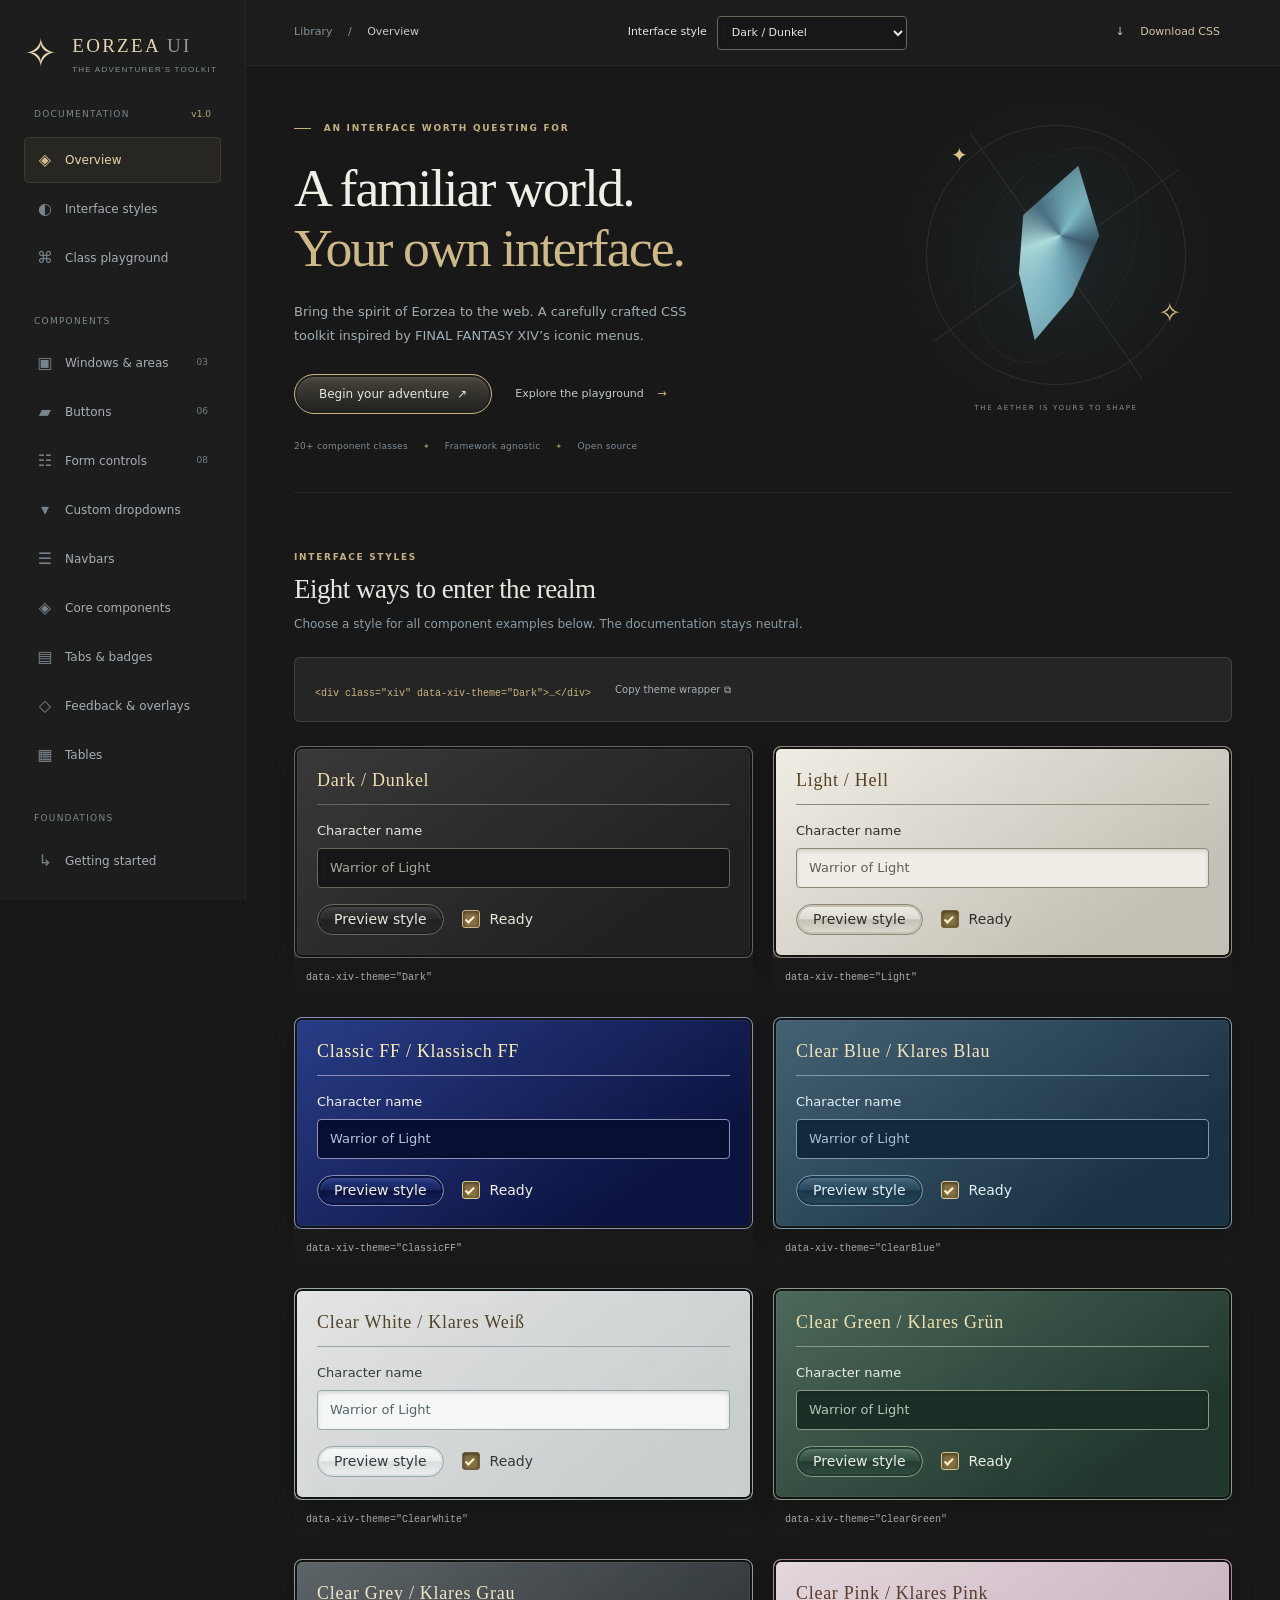
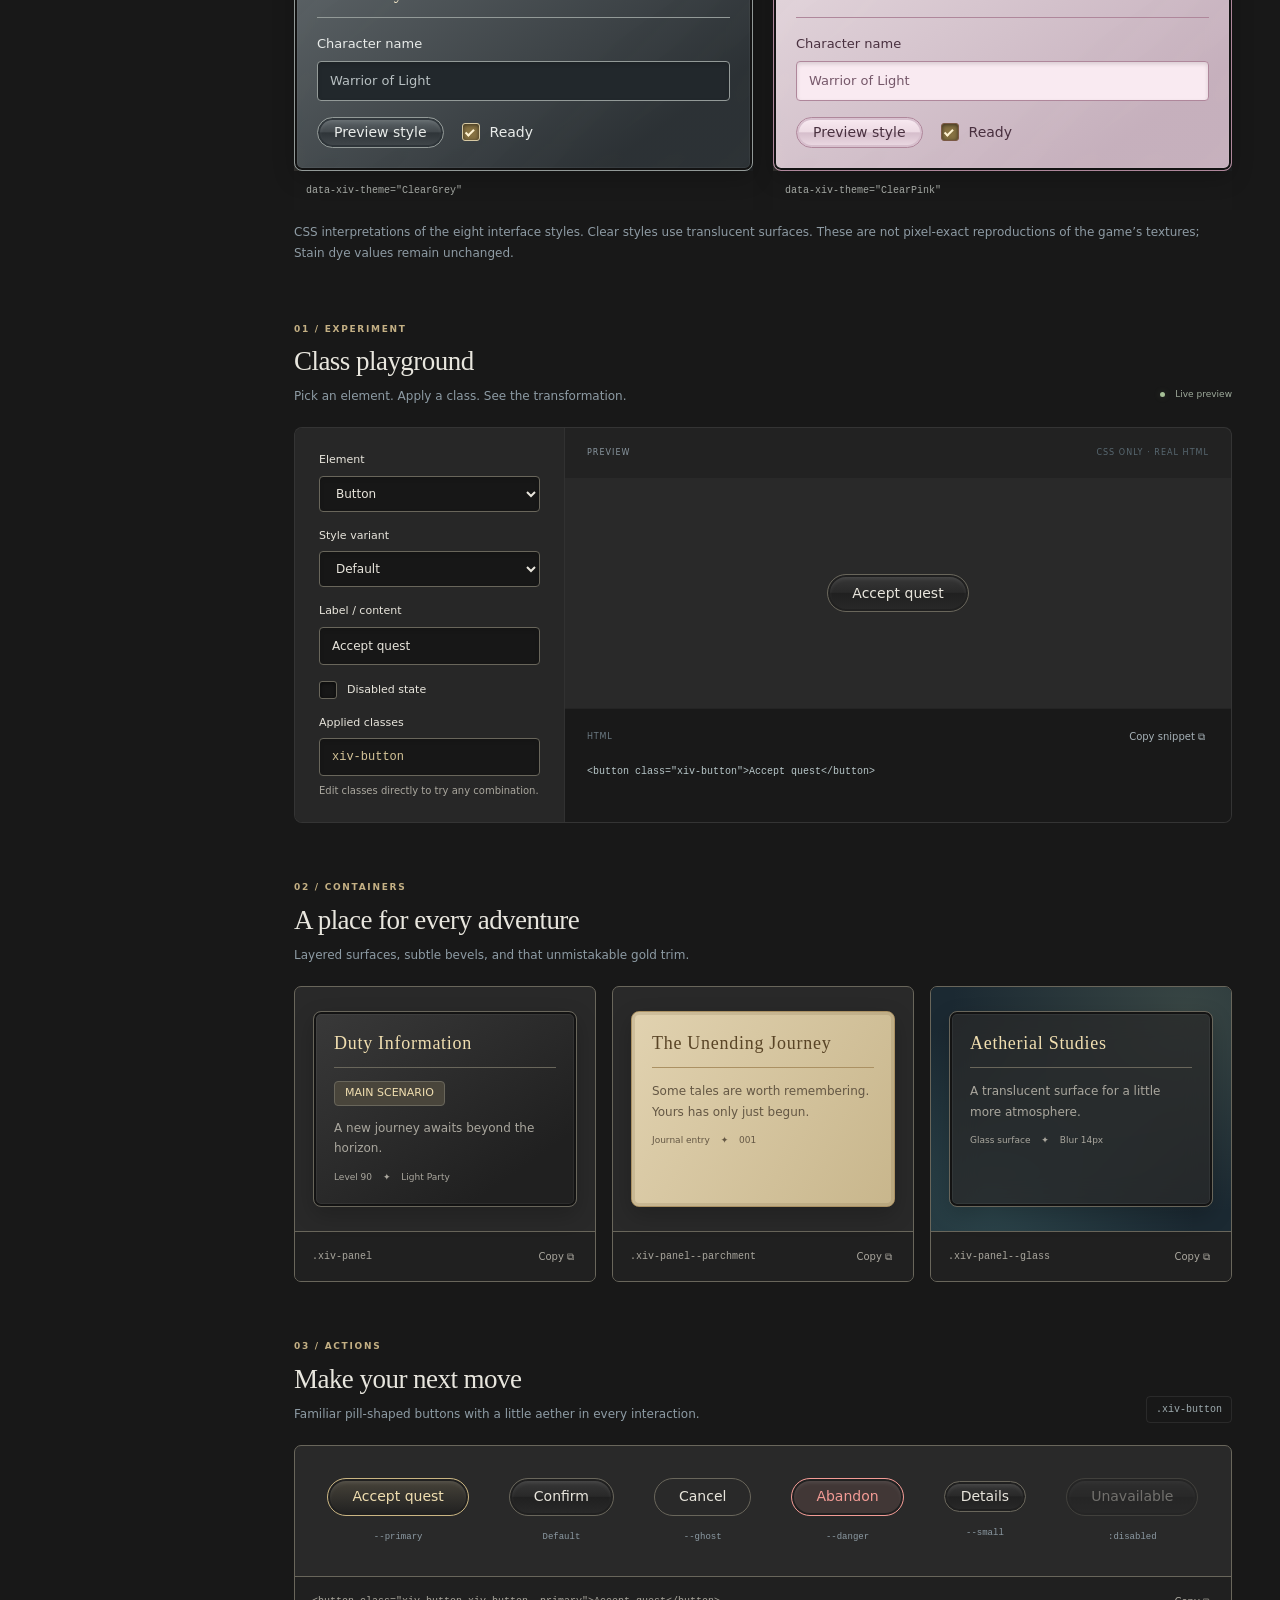
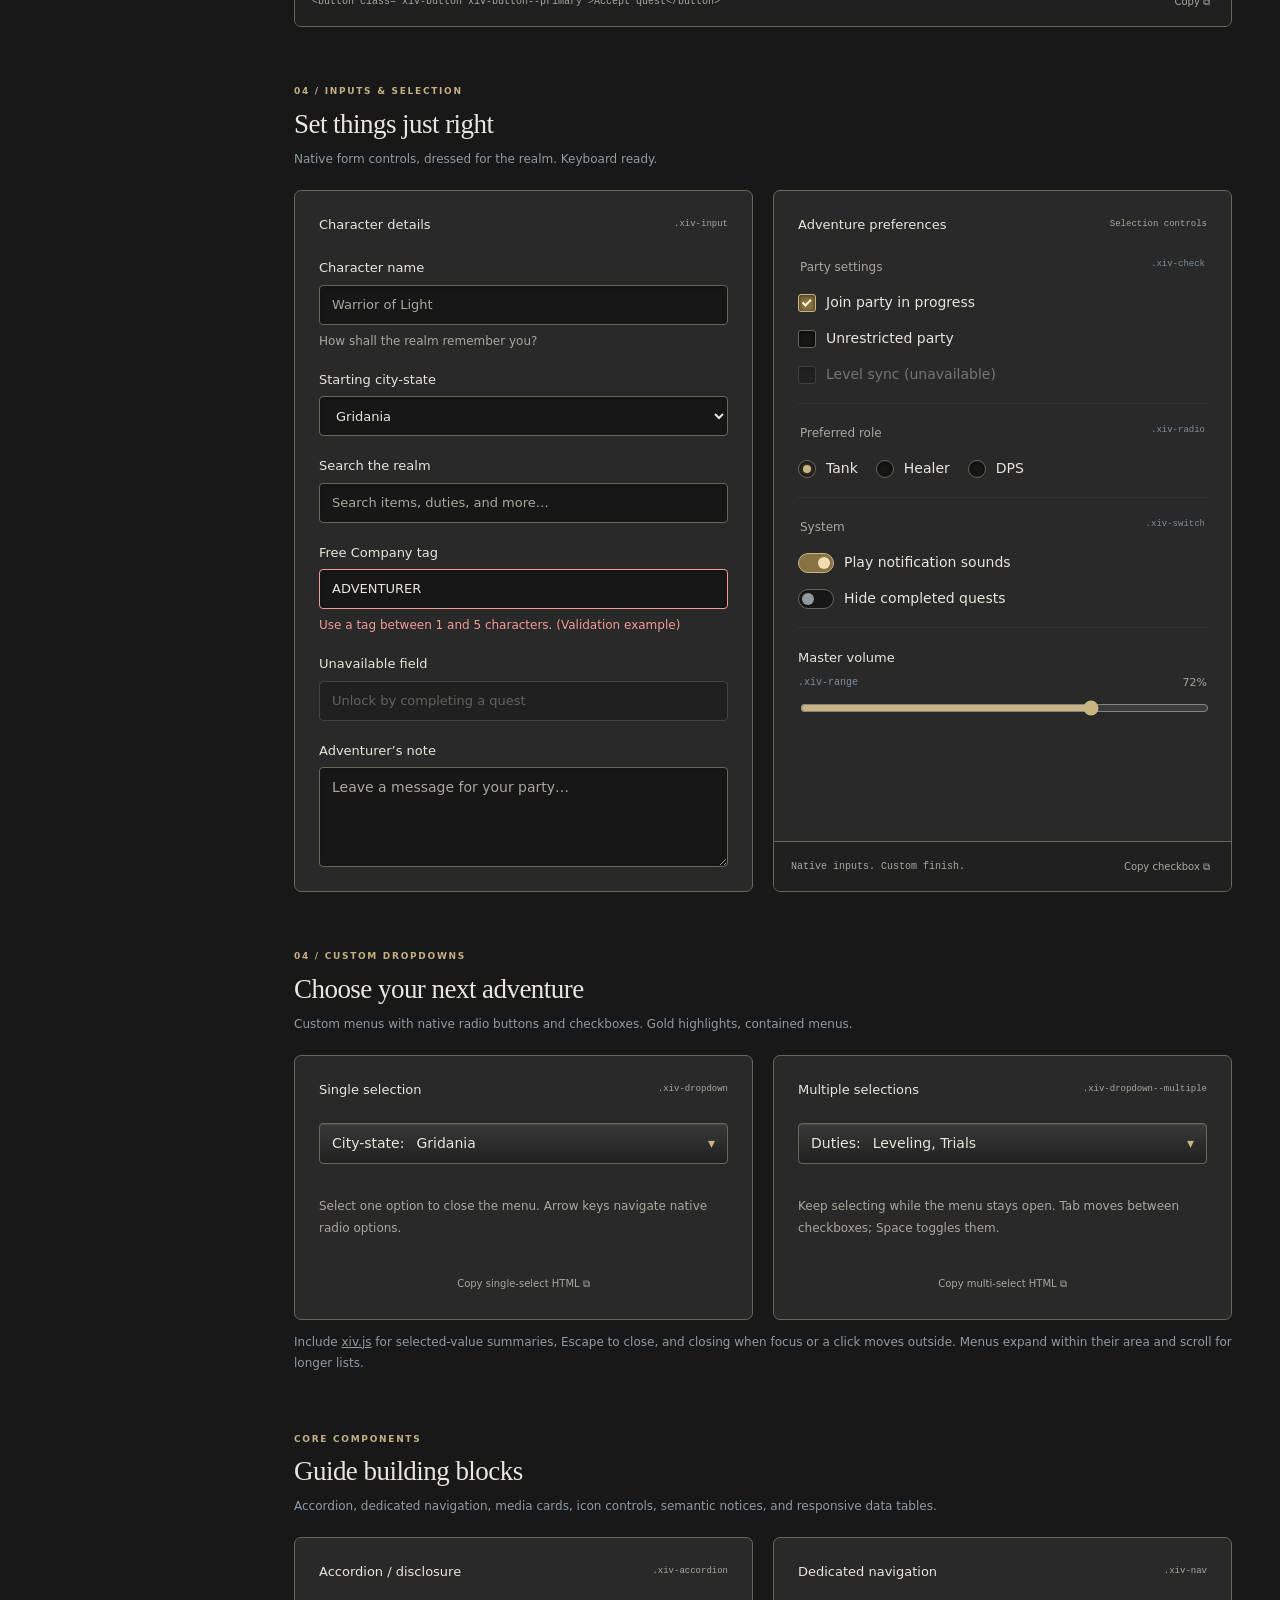
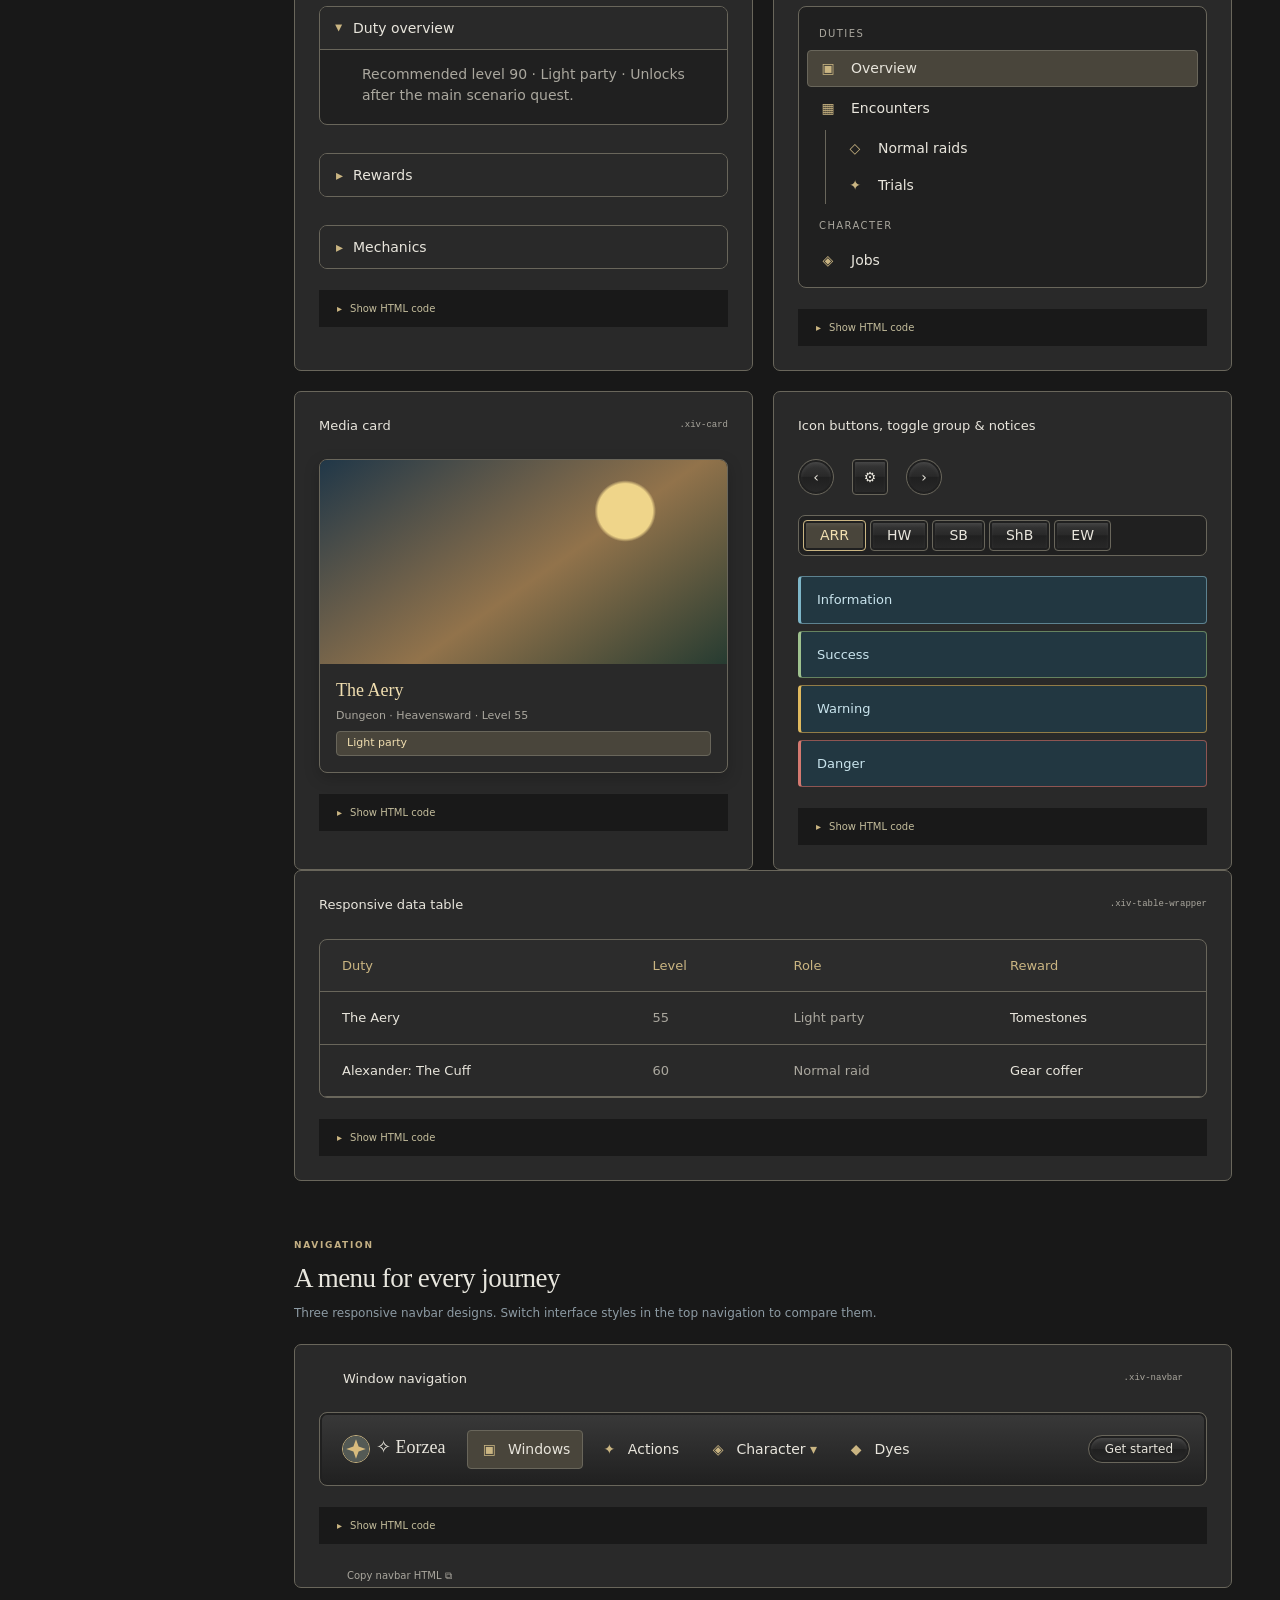
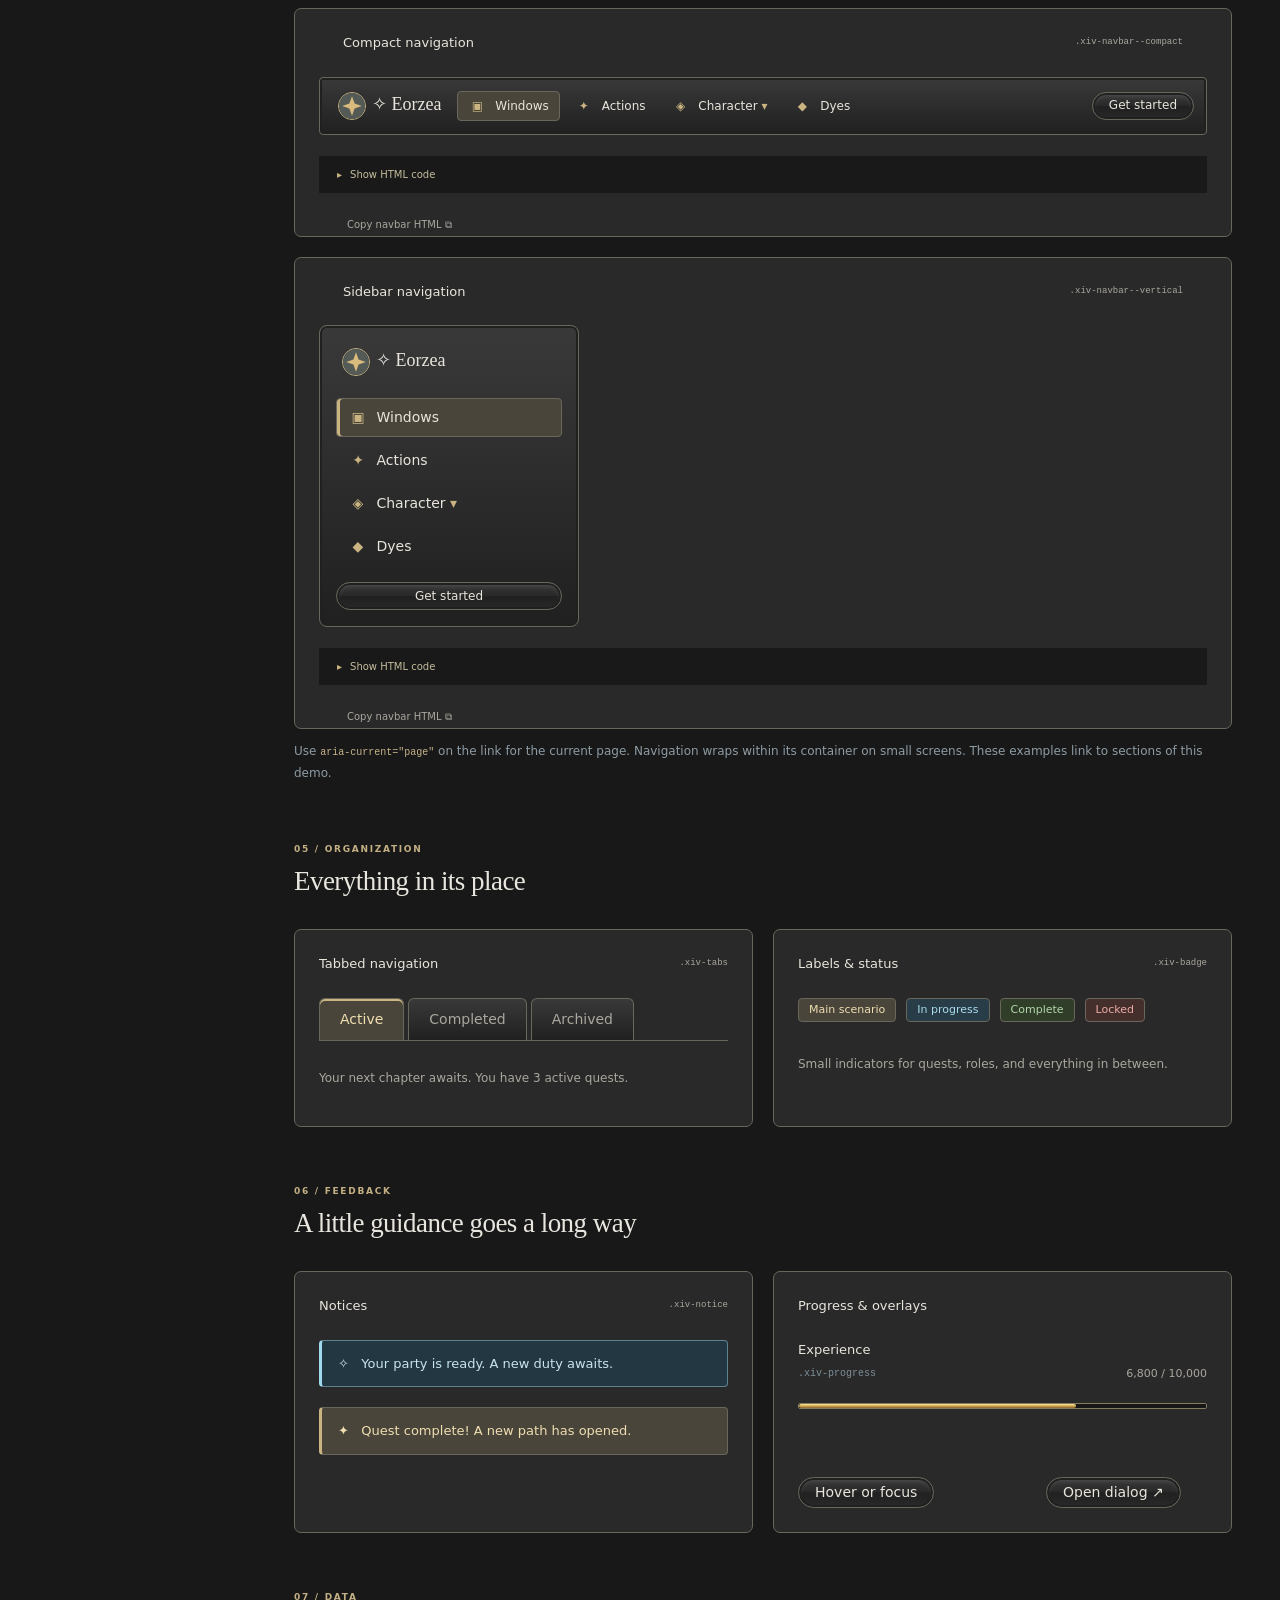
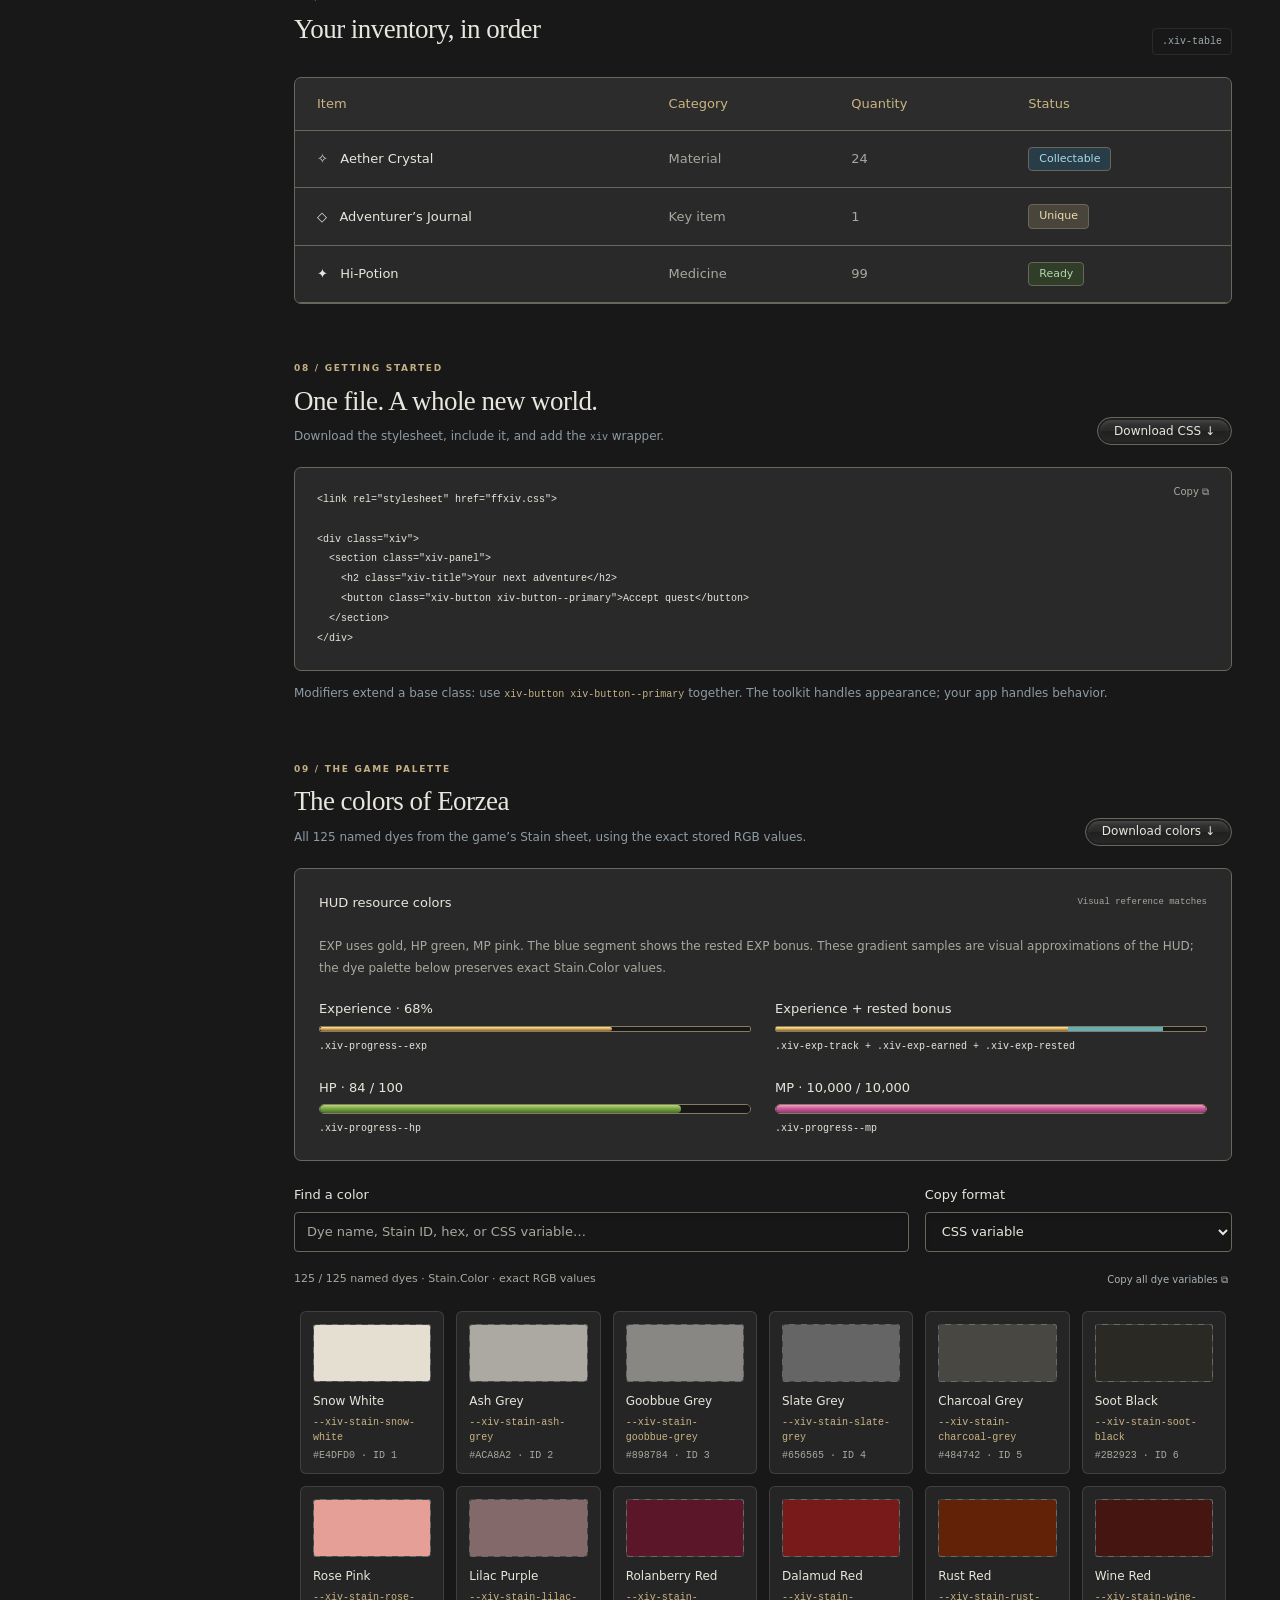
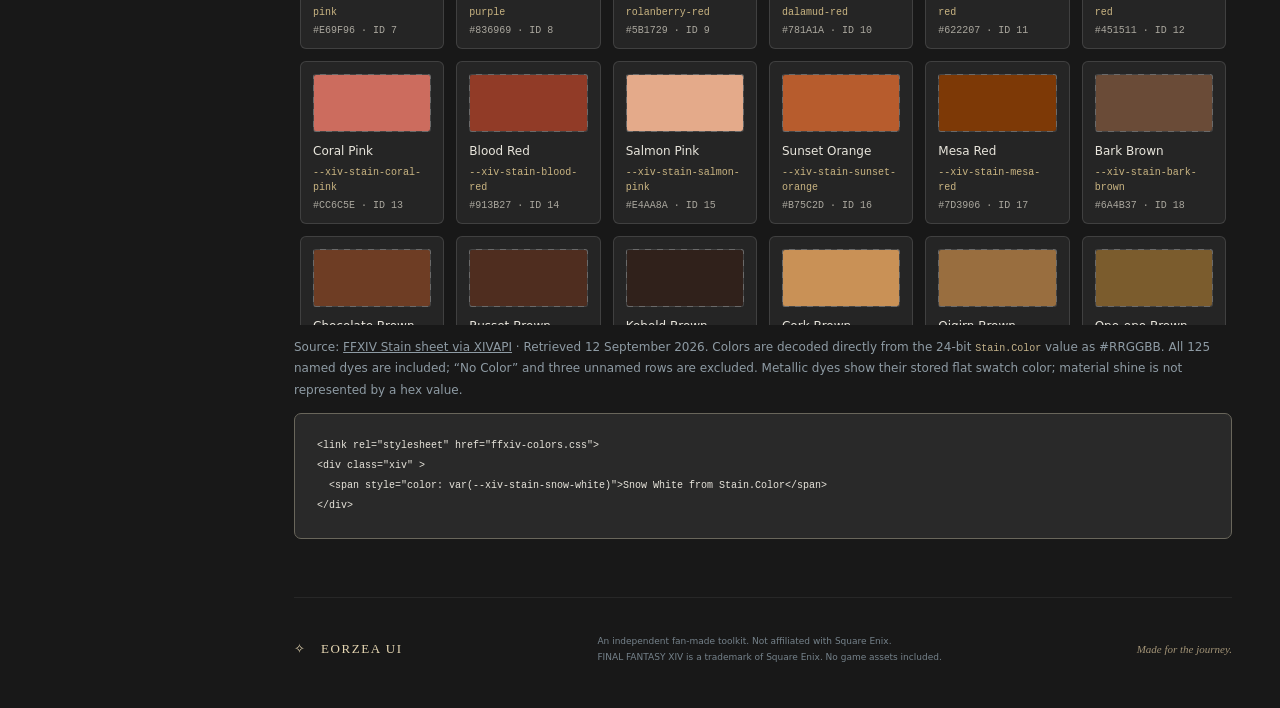
<file: index.html>
<!doctype html>
<html lang="en">
<head><meta charset="UTF-8"><meta name="viewport" content="width=device-width, initial-scale=1"><meta name="description" content="Eorzea UI: a dependency-free, FFXIV-inspired CSS component toolkit and live class playground."><title>Eorzea UI — FFXIV-inspired CSS toolkit</title><link rel="stylesheet" href="ffxiv.css"><link rel="stylesheet" href="ffxiv-colors.css"><link rel="stylesheet" href="demo.css"><script src="stains.js" defer></script><script src="xiv.js" defer></script><script src="demo.js" defer></script></head>
<body class="xiv">
<aside class="sidebar"><a class="brand" href="#overview"><span class="brand-mark">✧</span><span>EORZEA <b>UI</b><small>THE ADVENTURER'S TOOLKIT</small></span></a><div class="nav-label">DOCUMENTATION <span>v1.0</span></div><nav aria-label="Component navigation"><a class="active" href="#overview"><span>◈</span> Overview</a><a href="#themes"><span>◐</span> Interface styles</a><a href="#playground"><span>⌘</span> Class playground</a><div class="nav-label">COMPONENTS</div><a href="#panels"><span>▣</span> Windows & areas <small>03</small></a><a href="#buttons"><span>▰</span> Buttons <small>06</small></a><a href="#forms"><span>☷</span> Form controls <small>08</small></a><a href="#dropdowns"><span>▾</span> Custom dropdowns</a><a href="#navbars"><span>☰</span> Navbars</a><a href="#components"><span>◈</span> Core components</a><a href="#navigation"><span>▤</span> Tabs & badges</a><a href="#feedback"><span>◇</span> Feedback & overlays</a><a href="#tables"><span>▦</span> Tables</a><div class="nav-label">FOUNDATIONS</div><a href="#installation"><span>↳</span> Getting started</a><a href="#tokens"><span>◉</span> In-game colors</a></nav><div class="sidebar-bottom"><span class="status-dot"></span> Pure CSS. No dependencies.<small>Crafted for your next adventure.</small><a href="ffxiv.css" download>Download stylesheet ↗</a></div></aside>
<main><header class="topbar"><label class="xiv-field">Interface style<select class="xiv-select" id="interface-theme"><option value="Dark">Dark / Dunkel</option><option value="Light">Light / Hell</option><option value="ClassicFF">Classic FF / Klassisch FF</option><option value="ClearBlue">Clear Blue / Klares Blau</option><option value="ClearWhite">Clear White / Klares Weiß</option><option value="ClearGreen">Clear Green / Klares Grün</option><option value="ClearGrey">Clear Grey / Klares Grau</option><option value="ClearPink">Clear Pink / Klares Pink</option></select></label><div>Library <span>/</span> <strong>Overview</strong></div><a href="ffxiv.css" download>↓ <span>Download CSS</span></a></header>
<div class="page"><section id="overview" class="hero"><div class="eyebrow"><span></span> AN INTERFACE WORTH QUESTING FOR</div><h1>A familiar world.<br><em>Your own interface.</em></h1><p>Bring the spirit of Eorzea to the web. A carefully crafted CSS toolkit inspired by FINAL FANTASY XIV’s iconic menus.</p><div class="hero-actions"><a class="xiv-button xiv-button--primary" href="#installation">Begin your adventure <span>↗</span></a><a class="text-link" href="#playground">Explore the playground <span>→</span></a></div><div class="hero-meta"><span>20+ component classes</span><i>✦</i><span>Framework agnostic</span><i>✦</i><span>Open source</span></div><div class="hero-art" aria-hidden="true"><div class="orbit orbit-one"></div><div class="orbit orbit-two"></div><div class="crystal"></div><span class="star star-one">✦</span><span class="star star-two">✧</span><span class="art-caption">THE AETHER IS YOURS TO SHAPE</span></div></section>
<section id="themes"><div class="section-heading"><div><div class="eyebrow">INTERFACE STYLES</div><h2>Eight ways to enter the realm</h2><p>Choose a style for all component examples below. The documentation stays neutral.</p></div></div><div class="theme-toolbar"><code id="theme-usage">&lt;div class="xiv" data-xiv-theme="Dark"&gt;…&lt;/div&gt;</code><button class="copy" id="copy-theme">Copy theme wrapper ⧉</button></div><div class="theme-gallery"><article class="theme-tile" data-xiv-theme="Dark"><div class="xiv-panel"><h3 class="xiv-title">Dark / Dunkel</h3><label class="xiv-field">Character name<input class="xiv-input" placeholder="Warrior of Light"></label><div class="row"><button class="xiv-button xiv-button--small" type="button" data-choose-theme="Dark">Preview style</button><label class="xiv-check"><input type="checkbox" checked> Ready</label></div></div><code>data-xiv-theme="Dark"</code></article><article class="theme-tile" data-xiv-theme="Light"><div class="xiv-panel"><h3 class="xiv-title">Light / Hell</h3><label class="xiv-field">Character name<input class="xiv-input" placeholder="Warrior of Light"></label><div class="row"><button class="xiv-button xiv-button--small" type="button" data-choose-theme="Light">Preview style</button><label class="xiv-check"><input type="checkbox" checked> Ready</label></div></div><code>data-xiv-theme="Light"</code></article><article class="theme-tile" data-xiv-theme="ClassicFF"><div class="xiv-panel"><h3 class="xiv-title">Classic FF / Klassisch FF</h3><label class="xiv-field">Character name<input class="xiv-input" placeholder="Warrior of Light"></label><div class="row"><button class="xiv-button xiv-button--small" type="button" data-choose-theme="ClassicFF">Preview style</button><label class="xiv-check"><input type="checkbox" checked> Ready</label></div></div><code>data-xiv-theme="ClassicFF"</code></article><article class="theme-tile" data-xiv-theme="ClearBlue"><div class="xiv-panel"><h3 class="xiv-title">Clear Blue / Klares Blau</h3><label class="xiv-field">Character name<input class="xiv-input" placeholder="Warrior of Light"></label><div class="row"><button class="xiv-button xiv-button--small" type="button" data-choose-theme="ClearBlue">Preview style</button><label class="xiv-check"><input type="checkbox" checked> Ready</label></div></div><code>data-xiv-theme="ClearBlue"</code></article><article class="theme-tile" data-xiv-theme="ClearWhite"><div class="xiv-panel"><h3 class="xiv-title">Clear White / Klares Weiß</h3><label class="xiv-field">Character name<input class="xiv-input" placeholder="Warrior of Light"></label><div class="row"><button class="xiv-button xiv-button--small" type="button" data-choose-theme="ClearWhite">Preview style</button><label class="xiv-check"><input type="checkbox" checked> Ready</label></div></div><code>data-xiv-theme="ClearWhite"</code></article><article class="theme-tile" data-xiv-theme="ClearGreen"><div class="xiv-panel"><h3 class="xiv-title">Clear Green / Klares Grün</h3><label class="xiv-field">Character name<input class="xiv-input" placeholder="Warrior of Light"></label><div class="row"><button class="xiv-button xiv-button--small" type="button" data-choose-theme="ClearGreen">Preview style</button><label class="xiv-check"><input type="checkbox" checked> Ready</label></div></div><code>data-xiv-theme="ClearGreen"</code></article><article class="theme-tile" data-xiv-theme="ClearGrey"><div class="xiv-panel"><h3 class="xiv-title">Clear Grey / Klares Grau</h3><label class="xiv-field">Character name<input class="xiv-input" placeholder="Warrior of Light"></label><div class="row"><button class="xiv-button xiv-button--small" type="button" data-choose-theme="ClearGrey">Preview style</button><label class="xiv-check"><input type="checkbox" checked> Ready</label></div></div><code>data-xiv-theme="ClearGrey"</code></article><article class="theme-tile" data-xiv-theme="ClearPink"><div class="xiv-panel"><h3 class="xiv-title">Clear Pink / Klares Pink</h3><label class="xiv-field">Character name<input class="xiv-input" placeholder="Warrior of Light"></label><div class="row"><button class="xiv-button xiv-button--small" type="button" data-choose-theme="ClearPink">Preview style</button><label class="xiv-check"><input type="checkbox" checked> Ready</label></div></div><code>data-xiv-theme="ClearPink"</code></article></div><p class="subtle">CSS interpretations of the eight interface styles. Clear styles use translucent surfaces. These are not pixel-exact reproductions of the game’s textures; Stain dye values remain unchanged.</p></section><section id="playground"><div class="section-heading"><div><div class="eyebrow">01 / EXPERIMENT</div><h2>Class playground</h2><p>Pick an element. Apply a class. See the transformation.</p></div><span class="live"><span class="status-dot"></span> Live preview</span></div><div class="playground"><div class="play-controls"><label class="xiv-field">Element<select id="element" class="xiv-select"><option value="button">Button</option><option value="panel">Panel / area</option><option value="input">Text input</option><option value="badge">Badge</option><option value="notice">Notice</option><option value="checkbox">Checkbox</option></select></label><label class="xiv-field">Style variant<select id="variant" class="xiv-select"></select></label><label class="xiv-field">Label / content<input id="label" class="xiv-input" value="Accept quest" maxlength="120"></label><label class="xiv-check"><input type="checkbox" id="disabled"> Disabled state</label><label class="xiv-field">Applied classes<input id="classes" class="xiv-input class-input" spellcheck="false"><span class="xiv-help">Edit classes directly to try any combination.</span></label></div><div class="play-result"><div class="preview-caption">PREVIEW <span>CSS ONLY · REAL HTML</span></div><div id="preview" class="preview-stage"></div><div class="code-area"><div><span>HTML</span><button class="copy" id="copy-playground">Copy snippet ⧉</button></div><pre><code id="play-code"></code></pre></div></div></div></section>
<section id="panels"><div class="section-heading"><div><div class="eyebrow">02 / CONTAINERS</div><h2>A place for every adventure</h2><p>Layered surfaces, subtle bevels, and that unmistakable gold trim.</p></div></div><div class="three-grid"><article class="component-card"><div class="sample"><div class="xiv-panel"><h3 class="xiv-title">Duty Information</h3><span class="xiv-badge">MAIN SCENARIO</span><p>A new journey awaits beyond the horizon.</p><div class="mini-meta">Level 90 <span>✦</span> Light Party</div></div></div><div class="class-footer"><code>.xiv-panel</code><button class="copy" data-copy="panel">Copy ⧉</button></div></article><article class="component-card"><div class="sample"><div class="xiv-panel xiv-panel--parchment"><h3 class="xiv-title">The Unending Journey</h3><p>Some tales are worth remembering. Yours has only just begun.</p><div class="mini-meta">Journal entry <span>✦</span> 001</div></div></div><div class="class-footer"><code>.xiv-panel--parchment</code><button class="copy" data-copy="parchment">Copy ⧉</button></div></article><article class="component-card"><div class="sample glass-scene"><div class="xiv-panel xiv-panel--glass"><h3 class="xiv-title">Aetherial Studies</h3><p>A translucent surface for a little more atmosphere.</p><div class="mini-meta">Glass surface <span>✦</span> Blur 14px</div></div></div><div class="class-footer"><code>.xiv-panel--glass</code><button class="copy" data-copy="glass">Copy ⧉</button></div></article></div></section>
<section id="buttons"><div class="section-heading"><div><div class="eyebrow">03 / ACTIONS</div><h2>Make your next move</h2><p>Familiar pill-shaped buttons with a little aether in every interaction.</p></div><code class="base-class">.xiv-button</code></div><div class="component-card"><div class="button-gallery"><div><button class="xiv-button xiv-button--primary" data-toast="Quest accepted. Your adventure begins!">Accept quest</button><code>--primary</code></div><div><button class="xiv-button" data-toast="Settings saved.">Confirm</button><code>Default</code></div><div><button class="xiv-button xiv-button--ghost" data-toast="Action cancelled.">Cancel</button><code>--ghost</code></div><div><button class="xiv-button xiv-button--danger" id="abandon">Abandon</button><code>--danger</code></div><div><button class="xiv-button xiv-button--small" data-toast="Item details opened.">Details</button><code>--small</code></div><div><button class="xiv-button" disabled>Unavailable</button><code>:disabled</code></div></div><div class="class-footer"><code>&lt;button class="xiv-button xiv-button--primary"&gt;Accept quest&lt;/button&gt;</code><button class="copy" data-copy="button">Copy ⧉</button></div></div></section>
<section id="forms"><div class="section-heading"><div><div class="eyebrow">04 / INPUTS & SELECTION</div><h2>Set things just right</h2><p>Native form controls, dressed for the realm. Keyboard ready.</p></div></div><div class="two-grid"><article class="component-card form-card"><h3>Character details <code>.xiv-input</code></h3><label class="xiv-field">Character name<input class="xiv-input" placeholder="Warrior of Light"><span class="xiv-help">How shall the realm remember you?</span></label><label class="xiv-field">Starting city-state<select class="xiv-select"><option>Gridania</option><option>Limsa Lominsa</option><option>Ul’dah</option></select></label><label class="xiv-field">Search the realm<input class="xiv-input" type="search" placeholder="Search items, duties, and more…"></label><label class="xiv-field">Free Company tag<input class="xiv-input" value="ADVENTURER" aria-invalid="true" aria-describedby="tag-error"><span class="xiv-error" id="tag-error">Use a tag between 1 and 5 characters. (Validation example)</span></label><label class="xiv-field">Unavailable field<input class="xiv-input" disabled placeholder="Unlock by completing a quest"></label><label class="xiv-field">Adventurer’s note<textarea class="xiv-textarea" placeholder="Leave a message for your party…"></textarea></label></article><article class="component-card form-card"><h3>Adventure preferences <code>Selection controls</code></h3><fieldset><legend>Party settings <code>.xiv-check</code></legend><label class="xiv-check"><input type="checkbox" checked> Join party in progress</label><label class="xiv-check"><input type="checkbox"> Unrestricted party</label><label class="xiv-check"><input type="checkbox" disabled> Level sync (unavailable)</label></fieldset><fieldset><legend>Preferred role <code>.xiv-radio</code></legend><div class="row"><label class="xiv-radio"><input type="radio" name="role" checked> Tank</label><label class="xiv-radio"><input type="radio" name="role"> Healer</label><label class="xiv-radio"><input type="radio" name="role"> DPS</label></div></fieldset><fieldset><legend>System <code>.xiv-switch</code></legend><label class="xiv-switch"><input type="checkbox" role="switch" checked> Play notification sounds</label><label class="xiv-switch"><input type="checkbox" role="switch"> Hide completed quests</label></fieldset><label class="xiv-field">Master volume <span class="range-label"><code>.xiv-range</code><output id="volume-value" for="volume">72%</output></span><input type="range" class="xiv-range" id="volume" min="0" max="100" value="72"></label><div class="class-footer"><code>Native inputs. Custom finish.</code><button class="copy" data-copy="checkbox">Copy checkbox ⧉</button></div></article></div></section>
<section id="dropdowns"><div class="section-heading"><div><div class="eyebrow">04 / CUSTOM DROPDOWNS</div><h2>Choose your next adventure</h2><p>Custom menus with native radio buttons and checkboxes. Gold highlights, contained menus.</p></div></div><div class="two-grid">
<article class="component-card form-card"><h3>Single selection <code>.xiv-dropdown</code></h3><div id="single-example"><details class="xiv-dropdown" data-placeholder="Choose a city-state"><summary class="xiv-dropdown-trigger"><span>City-state:</span><span class="xiv-dropdown-value">Gridania</span></summary><fieldset class="xiv-dropdown-menu"><legend>Choose one city-state</legend><label class="xiv-radio xiv-dropdown-option"><input type="radio" name="city" value="gridania" checked> Gridania</label><label class="xiv-radio xiv-dropdown-option"><input type="radio" name="city" value="limsa"> Limsa Lominsa</label><label class="xiv-radio xiv-dropdown-option"><input type="radio" name="city" value="uldah"> Ul’dah</label><label class="xiv-radio xiv-dropdown-option"><input type="radio" name="city" value="ishgard" disabled> Ishgard (locked)</label></fieldset></details></div><p class="subtle">Select one option to close the menu. Arrow keys navigate native radio options.</p><button class="copy" data-dropdown-copy="single-example">Copy single-select HTML ⧉</button></article>
<article class="component-card form-card"><h3>Multiple selections <code>.xiv-dropdown--multiple</code></h3><div id="multi-example"><details class="xiv-dropdown xiv-dropdown--multiple" data-placeholder="Choose duties"><summary class="xiv-dropdown-trigger"><span>Duties:</span><span class="xiv-dropdown-value">Leveling, Trials</span></summary><fieldset class="xiv-dropdown-menu"><legend>Select any number of duties</legend><label class="xiv-check xiv-dropdown-option"><input type="checkbox" name="duties" value="leveling" checked> Leveling</label><label class="xiv-check xiv-dropdown-option"><input type="checkbox" name="duties" value="trials" checked> Trials</label><label class="xiv-check xiv-dropdown-option"><input type="checkbox" name="duties" value="alliance"> Alliance Raids</label><label class="xiv-check xiv-dropdown-option"><input type="checkbox" name="duties" value="normal"> Normal Raids</label><label class="xiv-check xiv-dropdown-option"><input type="checkbox" name="duties" value="expert" disabled> Expert (locked)</label></fieldset></details></div><p class="subtle">Keep selecting while the menu stays open. Tab moves between checkboxes; Space toggles them.</p><button class="copy" data-dropdown-copy="multi-example">Copy multi-select HTML ⧉</button></article></div><p class="subtle">Include <a href="xiv.js" download>xiv.js</a> for selected-value summaries, Escape to close, and closing when focus or a click moves outside. Menus expand within their area and scroll for longer lists.</p></section>
<section id="components"><div class="section-heading"><div><div class="eyebrow">CORE COMPONENTS</div><h2>Guide building blocks</h2><p>Accordion, dedicated navigation, media cards, icon controls, semantic notices, and responsive data tables.</p></div></div><div class="two-grid"><article class="component-card form-card"><h3>Accordion / disclosure <code>.xiv-accordion</code></h3><details class="xiv-accordion" open><summary class="xiv-accordion-trigger">Duty overview</summary><div class="xiv-accordion-content">Recommended level 90 · Light party · Unlocks after the main scenario quest.</div></details><details class="xiv-accordion"><summary class="xiv-accordion-trigger">Rewards</summary><div class="xiv-accordion-content">Allagan tomestones, experience, and a chance at the dungeon coffer.</div></details><details class="xiv-accordion"><summary class="xiv-accordion-trigger">Mechanics</summary><div class="xiv-accordion-content">Keep the party together and watch for area markers.</div></details><details class="code-disclosure"><summary>Show HTML code</summary><pre class="component-code">&lt;details class="xiv-accordion" open&gt;...&lt;/details&gt;</pre></details></article><article class="component-card form-card"><h3>Dedicated navigation <code>.xiv-nav</code></h3><nav class="xiv-nav" aria-label="Guide navigation"><div class="xiv-nav-section">Duties</div><a class="xiv-nav-item" aria-current="page" href="#components"><span class="xiv-nav-icon">▣</span> Overview</a><a class="xiv-nav-item" href="#tables"><span class="xiv-nav-icon">▦</span> Encounters</a><div class="xiv-nav-nested"><a class="xiv-nav-item" href="#tables"><span class="xiv-nav-icon">◇</span> Normal raids</a><a class="xiv-nav-item" href="#tables"><span class="xiv-nav-icon">✦</span> Trials</a></div><div class="xiv-nav-section">Character</div><a class="xiv-nav-item" href="#forms"><span class="xiv-nav-icon">◈</span> Jobs</a></nav><details class="code-disclosure"><summary>Show HTML code</summary><pre class="component-code">&lt;nav class="xiv-nav"&gt;...&lt;/nav&gt;</pre></details></article></div><div class="two-grid component-row"><article class="component-card form-card"><h3>Media card <code>.xiv-card</code></h3><div class="xiv-card"><div class="xiv-card-media card-art" role="img" aria-label="Aetherial landscape"></div><div class="xiv-card-body"><h4 class="xiv-card-title">The Aery</h4><span class="xiv-card-meta">Dungeon · Heavensward · Level 55</span><span class="xiv-badge">Light party</span></div></div><details class="code-disclosure"><summary>Show HTML code</summary><pre class="component-code">&lt;article class="xiv-card"&gt;...&lt;/article&gt;</pre></details></article><article class="component-card form-card"><h3>Icon buttons, toggle group & notices</h3><div class="row"><button class="xiv-button xiv-button--icon" aria-label="Previous">‹</button><button class="xiv-button xiv-button--icon xiv-button--icon-square" aria-label="Open settings">⚙</button><button class="xiv-button xiv-button--icon" aria-label="Next">›</button></div><div class="xiv-button-group" role="group" aria-label="Expansion filter"><button class="xiv-button xiv-button--small is-active" aria-pressed="true">ARR</button><button class="xiv-button xiv-button--small">HW</button><button class="xiv-button xiv-button--small">SB</button><button class="xiv-button xiv-button--small">ShB</button><button class="xiv-button xiv-button--small">EW</button></div><div class="notice-gallery"><div class="xiv-notice xiv-notice--info">Information</div><div class="xiv-notice xiv-notice--success">Success</div><div class="xiv-notice xiv-notice--warning">Warning</div><div class="xiv-notice xiv-notice--danger">Danger</div></div><details class="code-disclosure"><summary>Show HTML code</summary><pre class="component-code">&lt;button class="xiv-button xiv-button--icon"&gt;⚙&lt;/button&gt;</pre></details></article></div><article class="component-card form-card"><h3>Responsive data table <code>.xiv-table-wrapper</code></h3><div class="xiv-table-wrapper"><table class="xiv-table"><thead><tr><th>Duty</th><th>Level</th><th>Role</th><th>Reward</th></tr></thead><tbody><tr><td>The Aery</td><td>55</td><td>Light party</td><td>Tomestones</td></tr><tr><td>Alexander: The Cuff</td><td>60</td><td>Normal raid</td><td>Gear coffer</td></tr></tbody></table></div><details class="code-disclosure"><summary>Show HTML code</summary><pre class="component-code">&lt;div class="xiv-table-wrapper"&gt;...&lt;/div&gt;</pre></details></article></section><section id="navbars"><div class="section-heading"><div><div class="eyebrow">NAVIGATION</div><h2>A menu for every journey</h2><p>Three responsive navbar designs. Switch interface styles in the top navigation to compare them.</p></div></div><div class="navbar-examples"><article class="component-card form-card"><h3>Window navigation<code>.xiv-navbar</code></h3><div id="navbar-standard"><nav class="xiv-navbar" aria-label="Window navigation"><a class="xiv-navbar-brand" href="#overview"><img class="xiv-navbar-image" src="data:image/svg+xml,%3Csvg xmlns=%22http://www.w3.org/2000/svg%22 viewBox=%220 0 40 40%22%3E%3Crect width=%2240%22 height=%2240%22 fill=%22%23545a55%22/%3E%3Cpath d=%22M20 5l4 11 11 4-11 4-4 11-4-11-11-4 11-4z%22 fill=%22%23d8bb7d%22/%3E%3C/svg%3E" alt="">✧ Eorzea</a><div class="xiv-navbar-links"><a class="xiv-nav-link" href="#panels" aria-current="page"><span class="xiv-nav-icon">▣</span> Windows</a><a class="xiv-nav-link" href="#buttons"><span class="xiv-nav-icon">✦</span> Actions</a><div class="xiv-navbar-submenu"><a class="xiv-nav-link" href="#forms"><span class="xiv-nav-icon">◈</span> Character</a><div class="xiv-navbar-submenu-items"><a class="xiv-nav-link" href="#forms"><span class="xiv-nav-icon">◇</span> Details</a><div class="xiv-navbar-submenu"><a class="xiv-nav-link" href="#dropdowns"><span class="xiv-nav-icon">⚙</span> Preferences</a><div class="xiv-navbar-submenu-items"><a class="xiv-nav-link" href="#forms"><span class="xiv-nav-icon">◉</span> Interface</a><a class="xiv-nav-link" href="#tokens"><span class="xiv-nav-icon">✧</span> Colors</a></div></div><a class="xiv-nav-link" href="#tables"><span class="xiv-nav-icon">▦</span> Inventory</a></div></div><a class="xiv-nav-link" href="#tokens"><span class="xiv-nav-icon">◆</span> Dyes</a></div><a class="xiv-button xiv-button--small" href="#installation">Get started</a></nav></div><button class="copy" data-navbar-copy="navbar-standard">Copy navbar HTML ⧉</button></article><article class="component-card form-card"><h3>Compact navigation<code>.xiv-navbar--compact</code></h3><div id="navbar-compact"><nav class="xiv-navbar xiv-navbar--compact" aria-label="Compact navigation"><a class="xiv-navbar-brand" href="#overview"><img class="xiv-navbar-image" src="data:image/svg+xml,%3Csvg xmlns=%22http://www.w3.org/2000/svg%22 viewBox=%220 0 40 40%22%3E%3Crect width=%2240%22 height=%2240%22 fill=%22%23545a55%22/%3E%3Cpath d=%22M20 5l4 11 11 4-11 4-4 11-4-11-11-4 11-4z%22 fill=%22%23d8bb7d%22/%3E%3C/svg%3E" alt="">✧ Eorzea</a><div class="xiv-navbar-links"><a class="xiv-nav-link" href="#panels" aria-current="page"><span class="xiv-nav-icon">▣</span> Windows</a><a class="xiv-nav-link" href="#buttons"><span class="xiv-nav-icon">✦</span> Actions</a><div class="xiv-navbar-submenu"><a class="xiv-nav-link" href="#forms"><span class="xiv-nav-icon">◈</span> Character</a><div class="xiv-navbar-submenu-items"><a class="xiv-nav-link" href="#forms"><span class="xiv-nav-icon">◇</span> Details</a><div class="xiv-navbar-submenu"><a class="xiv-nav-link" href="#dropdowns"><span class="xiv-nav-icon">⚙</span> Preferences</a><div class="xiv-navbar-submenu-items"><a class="xiv-nav-link" href="#forms"><span class="xiv-nav-icon">◉</span> Interface</a><a class="xiv-nav-link" href="#tokens"><span class="xiv-nav-icon">✧</span> Colors</a></div></div><a class="xiv-nav-link" href="#tables"><span class="xiv-nav-icon">▦</span> Inventory</a></div></div><a class="xiv-nav-link" href="#tokens"><span class="xiv-nav-icon">◆</span> Dyes</a></div><a class="xiv-button xiv-button--small" href="#installation">Get started</a></nav></div><button class="copy" data-navbar-copy="navbar-compact">Copy navbar HTML ⧉</button></article><article class="component-card form-card"><h3>Sidebar navigation<code>.xiv-navbar--vertical</code></h3><div id="navbar-vertical"><nav class="xiv-navbar xiv-navbar--vertical" aria-label="Sidebar navigation"><a class="xiv-navbar-brand" href="#overview"><img class="xiv-navbar-image" src="data:image/svg+xml,%3Csvg xmlns=%22http://www.w3.org/2000/svg%22 viewBox=%220 0 40 40%22%3E%3Crect width=%2240%22 height=%2240%22 fill=%22%23545a55%22/%3E%3Cpath d=%22M20 5l4 11 11 4-11 4-4 11-4-11-11-4 11-4z%22 fill=%22%23d8bb7d%22/%3E%3C/svg%3E" alt="">✧ Eorzea</a><div class="xiv-navbar-links"><a class="xiv-nav-link" href="#panels" aria-current="page"><span class="xiv-nav-icon">▣</span> Windows</a><a class="xiv-nav-link" href="#buttons"><span class="xiv-nav-icon">✦</span> Actions</a><div class="xiv-navbar-submenu"><a class="xiv-nav-link" href="#forms"><span class="xiv-nav-icon">◈</span> Character</a><div class="xiv-navbar-submenu-items"><a class="xiv-nav-link" href="#forms"><span class="xiv-nav-icon">◇</span> Details</a><div class="xiv-navbar-submenu"><a class="xiv-nav-link" href="#dropdowns"><span class="xiv-nav-icon">⚙</span> Preferences</a><div class="xiv-navbar-submenu-items"><a class="xiv-nav-link" href="#forms"><span class="xiv-nav-icon">◉</span> Interface</a><a class="xiv-nav-link" href="#tokens"><span class="xiv-nav-icon">✧</span> Colors</a></div></div><a class="xiv-nav-link" href="#tables"><span class="xiv-nav-icon">▦</span> Inventory</a></div></div><a class="xiv-nav-link" href="#tokens"><span class="xiv-nav-icon">◆</span> Dyes</a></div><a class="xiv-button xiv-button--small" href="#installation">Get started</a></nav></div><button class="copy" data-navbar-copy="navbar-vertical">Copy navbar HTML ⧉</button></article></div><p class="subtle">Use <code>aria-current="page"</code> on the link for the current page. Navigation wraps within its container on small screens. These examples link to sections of this demo.</p></section><section id="navigation"><div class="section-heading"><div><div class="eyebrow">05 / ORGANIZATION</div><h2>Everything in its place</h2></div></div><div class="two-grid"><article class="component-card form-card"><h3>Tabbed navigation <code>.xiv-tabs</code></h3><div class="xiv-tabs" role="tablist" aria-label="Journal"><button class="xiv-tab" role="tab" id="tab-active" aria-controls="tab-content" aria-selected="true">Active</button><button class="xiv-tab" role="tab" id="tab-completed" aria-controls="tab-content" aria-selected="false" tabindex="-1">Completed</button><button class="xiv-tab" role="tab" id="tab-archived" aria-controls="tab-content" aria-selected="false" tabindex="-1">Archived</button></div><div id="tab-content" role="tabpanel" aria-labelledby="tab-active" tabindex="0">Your next chapter awaits. You have 3 active quests.</div></article><article class="component-card form-card"><h3>Labels & status <code>.xiv-badge</code></h3><div class="row badge-row"><span class="xiv-badge">Main scenario</span><span class="xiv-badge xiv-badge--blue">In progress</span><span class="xiv-badge xiv-badge--green">Complete</span><span class="xiv-badge xiv-badge--red">Locked</span></div><p class="subtle">Small indicators for quests, roles, and everything in between.</p></article></div></section>
<section id="feedback"><div class="section-heading"><div><div class="eyebrow">06 / FEEDBACK</div><h2>A little guidance goes a long way</h2></div></div><div class="two-grid"><article class="component-card form-card"><h3>Notices <code>.xiv-notice</code></h3><div class="xiv-notice">✧ &nbsp; Your party is ready. A new duty awaits.</div><div class="xiv-notice xiv-notice--quest">✦ &nbsp; Quest complete! A new path has opened.</div></article><article class="component-card form-card"><h3>Progress & overlays</h3><label class="xiv-field" for="exp">Experience <span class="range-label"><code>.xiv-progress</code><span>6,800 / 10,000</span></span></label><progress class="xiv-progress xiv-progress--exp" id="exp" value="6800" max="10000">68%</progress><div class="row"><span class="xiv-tooltip"><button class="xiv-button xiv-button--small" aria-describedby="tooltip">Hover or focus</button><span role="tooltip" id="tooltip" class="xiv-tooltip-content">A little wisdom for your journey.</span></span><button class="xiv-button xiv-button--small" id="open-dialog">Open dialog ↗</button></div></article></div></section>
<section id="tables"><div class="section-heading"><div><div class="eyebrow">07 / DATA</div><h2>Your inventory, in order</h2></div><code class="base-class">.xiv-table</code></div><div class="component-card table-scroll"><table class="xiv-table"><caption class="sr-only">Example adventurer inventory</caption><thead><tr><th scope="col">Item</th><th scope="col">Category</th><th scope="col">Quantity</th><th scope="col">Status</th></tr></thead><tbody><tr><td>✧ &nbsp; Aether Crystal</td><td>Material</td><td>24</td><td><span class="xiv-badge xiv-badge--blue">Collectable</span></td></tr><tr><td>◇ &nbsp; Adventurer’s Journal</td><td>Key item</td><td>1</td><td><span class="xiv-badge">Unique</span></td></tr><tr><td>✦ &nbsp; Hi-Potion</td><td>Medicine</td><td>99</td><td><span class="xiv-badge xiv-badge--green">Ready</span></td></tr></tbody></table></div></section>
<section id="installation"><div class="section-heading"><div><div class="eyebrow">08 / GETTING STARTED</div><h2>One file. A whole new world.</h2><p>Download the stylesheet, include it, and add the <code>xiv</code> wrapper.</p></div><a class="xiv-button xiv-button--small" href="ffxiv.css" download>Download CSS ↓</a></div><div class="component-card install-code"><button class="copy" data-copy="install">Copy ⧉</button><pre><code>&lt;link rel="stylesheet" href="ffxiv.css"&gt;

&lt;div class="xiv"&gt;
  &lt;section class="xiv-panel"&gt;
    &lt;h2 class="xiv-title"&gt;Your next adventure&lt;/h2&gt;
    &lt;button class="xiv-button xiv-button--primary"&gt;Accept quest&lt;/button&gt;
  &lt;/section&gt;
&lt;/div&gt;</code></pre></div><p class="subtle">Modifiers extend a base class: use <code>xiv-button xiv-button--primary</code> together. The toolkit handles appearance; your app handles behavior.</p></section>
<section id="tokens"><div class="section-heading"><div><div class="eyebrow">09 / THE GAME PALETTE</div><h2>The colors of Eorzea</h2><p>All 125 named dyes from the game’s Stain sheet, using the exact stored RGB values.</p></div><a class="xiv-button xiv-button--small" href="ffxiv-colors.css" download>Download colors ↓</a></div>
<div class="component-card form-card resource-demo"><h3>HUD resource colors <code>Visual reference matches</code></h3><p class="subtle">EXP uses gold, HP green, MP pink. The blue segment shows the rested EXP bonus. These gradient samples are visual approximations of the HUD; the dye palette below preserves exact Stain.Color values.</p><div class="two-grid"><label class="xiv-field">Experience · 68%<progress class="xiv-progress xiv-progress--exp" value="68" max="100">68%</progress><code>.xiv-progress--exp</code></label><div class="xiv-field"><span id="rested-label">Experience + rested bonus</span><div class="xiv-exp-track" role="img" aria-labelledby="rested-label" aria-label="68 percent experience, 22 percent rested bonus"><span class="xiv-exp-rested" style="width:90%"></span><span class="xiv-exp-earned" style="width:68%"></span></div><code>.xiv-exp-track + .xiv-exp-earned + .xiv-exp-rested</code></div><label class="xiv-field">HP · 84 / 100<progress class="xiv-progress xiv-progress--hp" value="84" max="100">84%</progress><code>.xiv-progress--hp</code></label><label class="xiv-field">MP · 10,000 / 10,000<progress class="xiv-progress xiv-progress--mp" value="10000" max="10000">100%</progress><code>.xiv-progress--mp</code></label></div></div>
<div class="palette-toolbar"><label class="xiv-field">Find a color<input type="search" id="palette-search" class="xiv-input" placeholder="Dye name, Stain ID, hex, or CSS variable…"></label><label class="xiv-field">Copy format<select id="palette-format" class="xiv-select"><option value="variable">CSS variable</option><option value="hex">Hex RGB</option><option value="declaration">CSS declaration</option></select></label></div>
<div class="palette-summary"><span id="palette-count" role="status"></span><button class="copy" id="copy-palette">Copy all dye variables ⧉</button></div><div id="palette-grid" class="palette-grid"></div><noscript><p>Enable JavaScript to search the palette, or download <a href="ffxiv-colors.css">all color variables</a>.</p></noscript>
<p class="subtle">Source: <a href="https://v2.xivapi.com/api/sheet/Stain?limit=500&amp;fields=Name,Color">FFXIV Stain sheet via XIVAPI</a> · Retrieved 12 September 2026. Colors are decoded directly from the 24-bit <code>Stain.Color</code> value as #RRGGBB. All 125 named dyes are included; “No Color” and three unnamed rows are excluded. Metallic dyes show their stored flat swatch color; material shine is not represented by a hex value.</p>
<div class="component-card install-code"><pre><code>&lt;link rel="stylesheet" href="ffxiv-colors.css"&gt;
&lt;div class="xiv" &gt;
  &lt;span style="color: var(--xiv-stain-snow-white)"&gt;Snow White from Stain.Color&lt;/span&gt;
&lt;/div&gt;</code></pre></div></section>
<footer><a class="brand" href="#overview">✧ &nbsp; EORZEA UI</a><p>An independent fan-made toolkit. Not affiliated with Square Enix.<br>FINAL FANTASY XIV is a trademark of Square Enix. No game assets included.</p><span>Made for the journey.</span></footer></div></main>
<dialog id="dialog" class="xiv-panel xiv-dialog"><h2 class="xiv-title" id="dialog-title">Abandon this quest?</h2><p>You can always return to begin another adventure. This is a demo; no data will be removed.</p><form method="dialog" class="row"><button class="xiv-button" value="cancel" autofocus>Keep quest</button><button class="xiv-button xiv-button--danger" value="confirm">Abandon quest</button></form></dialog><div id="toast" class="xiv-notice" role="status" aria-live="polite"></div>
</body></html>
</file>
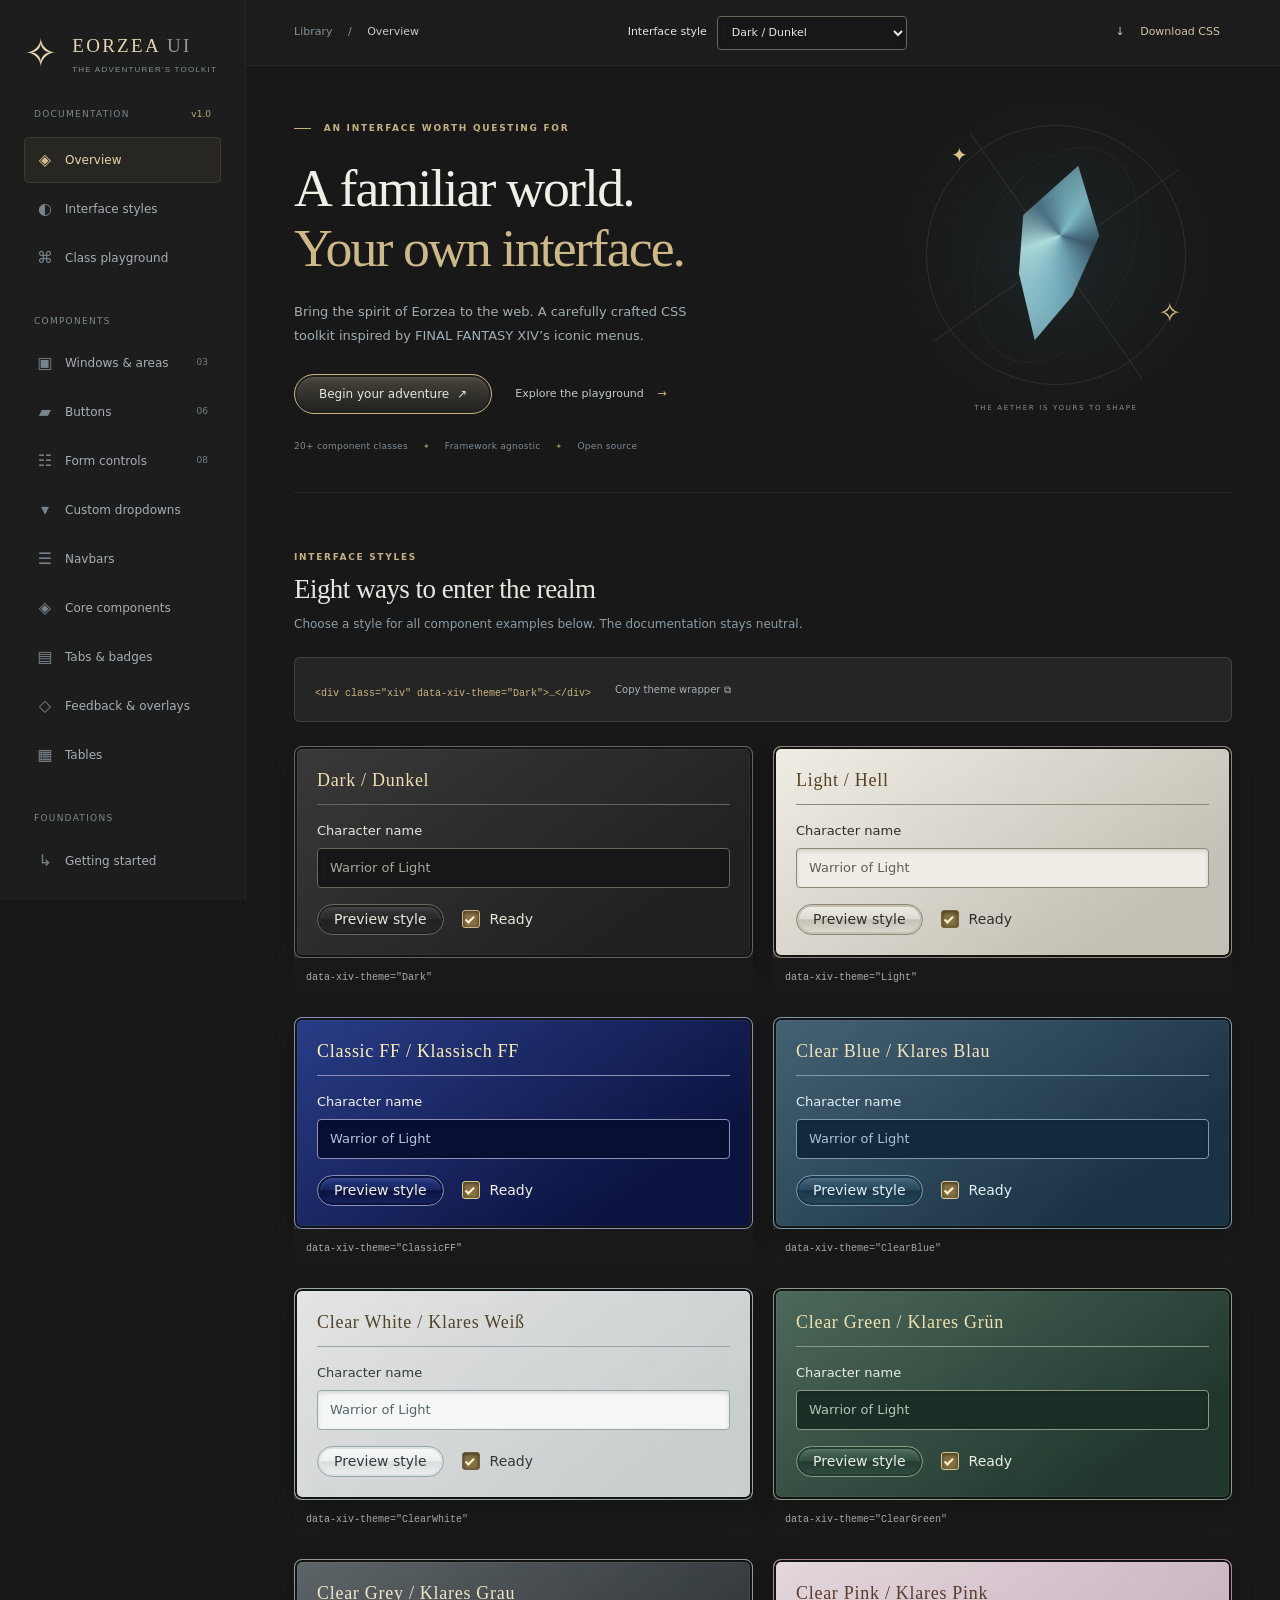
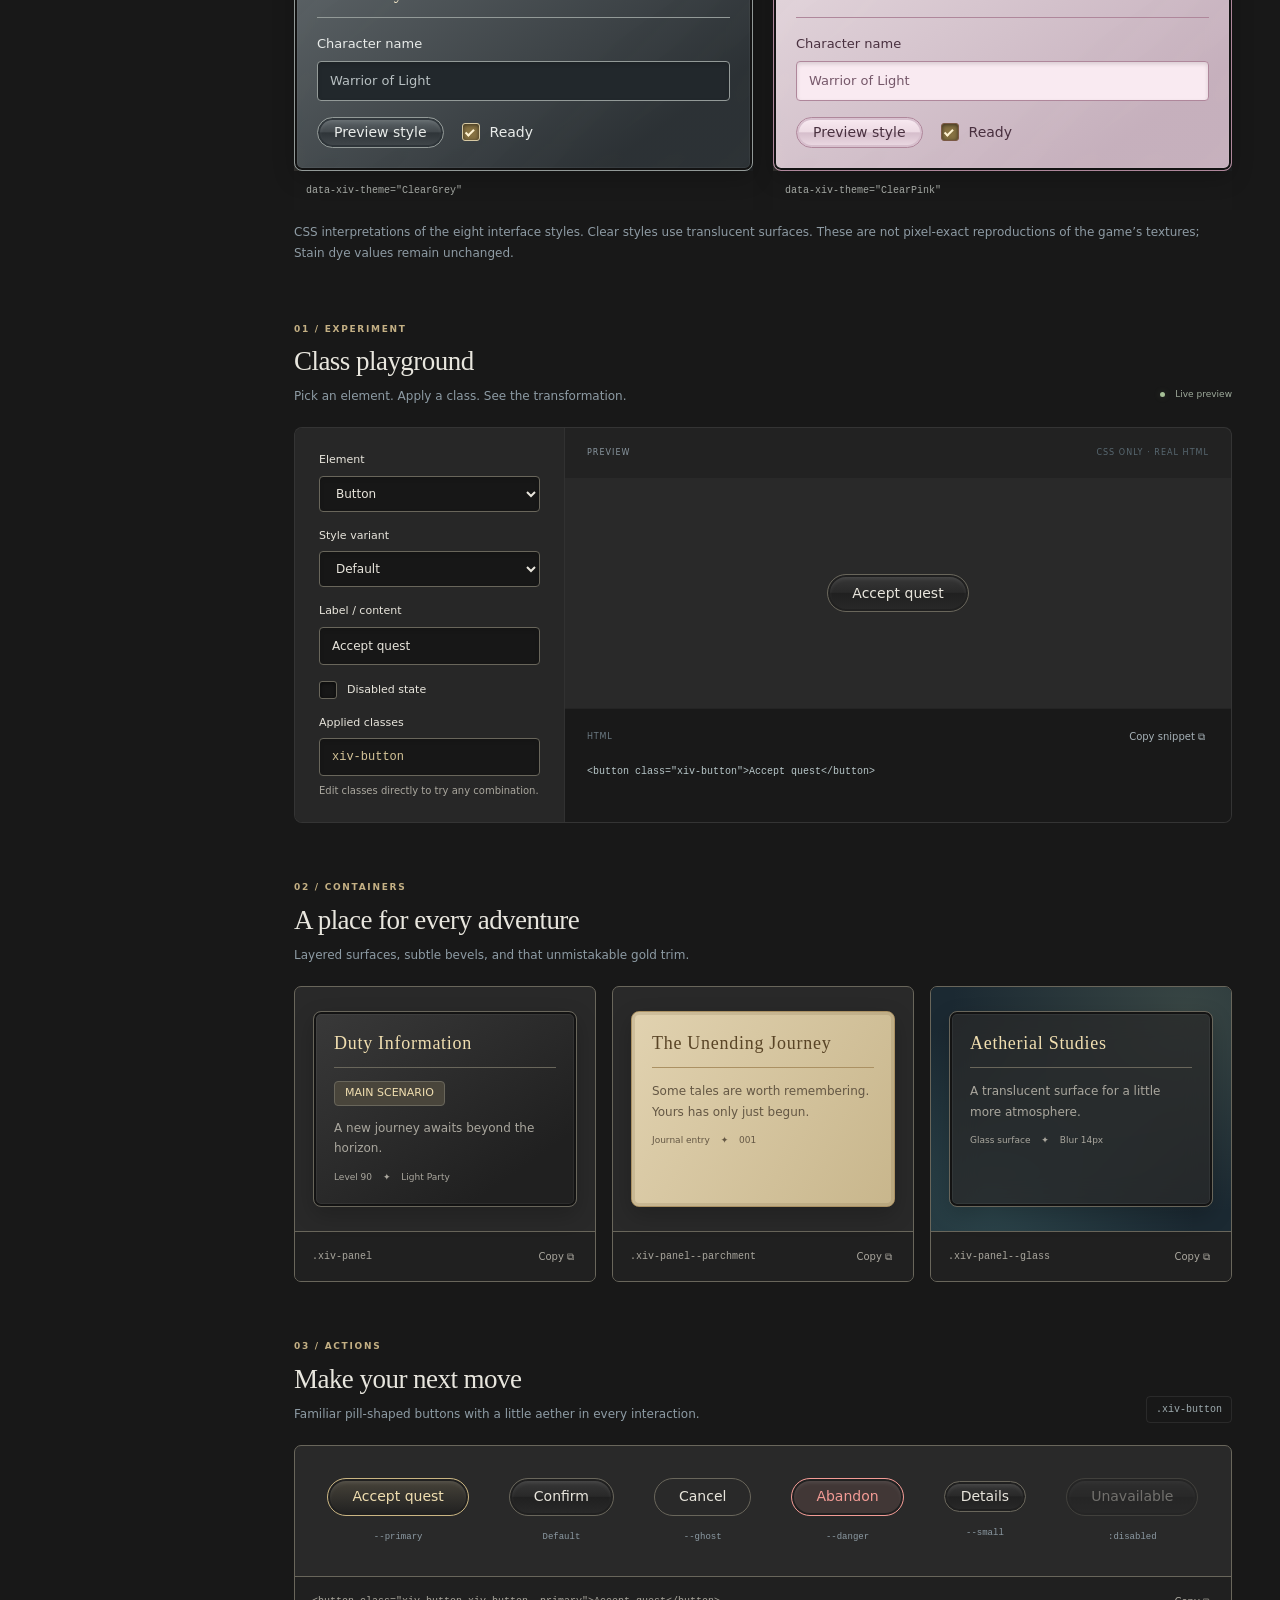
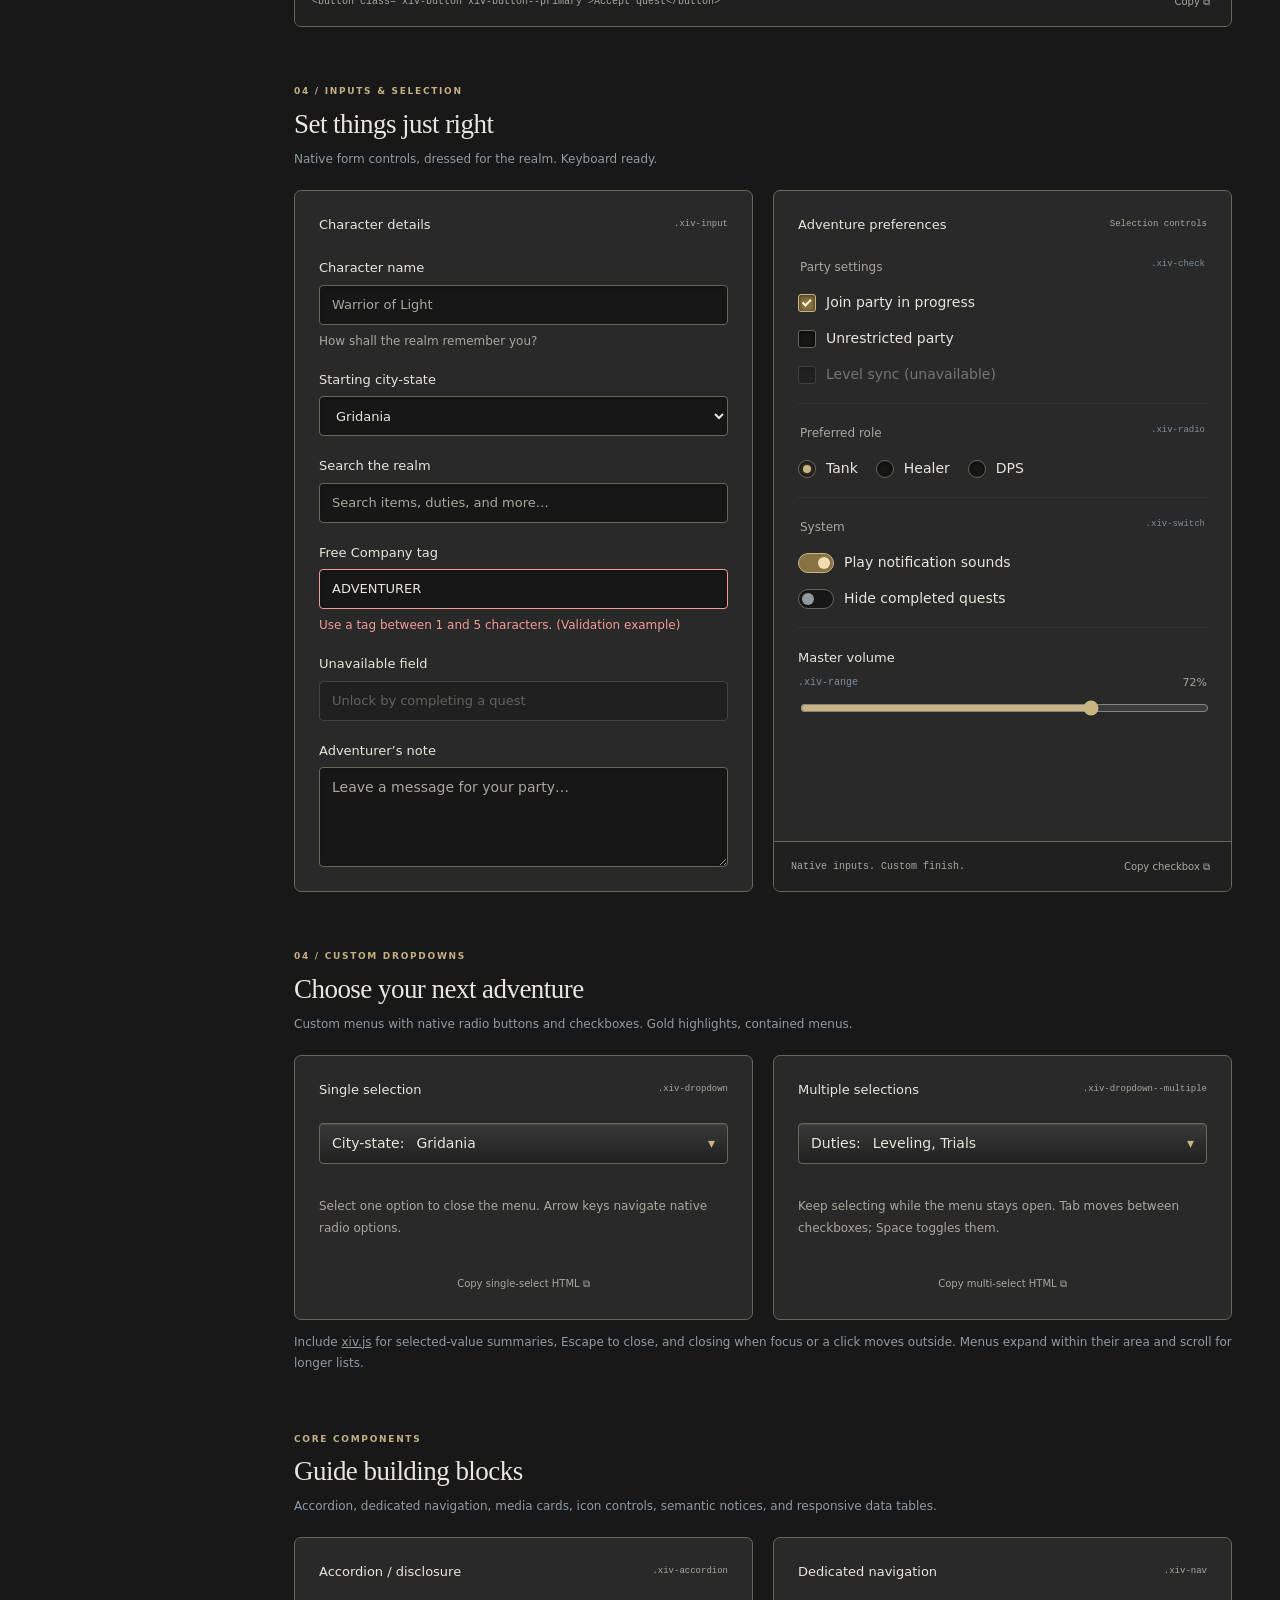
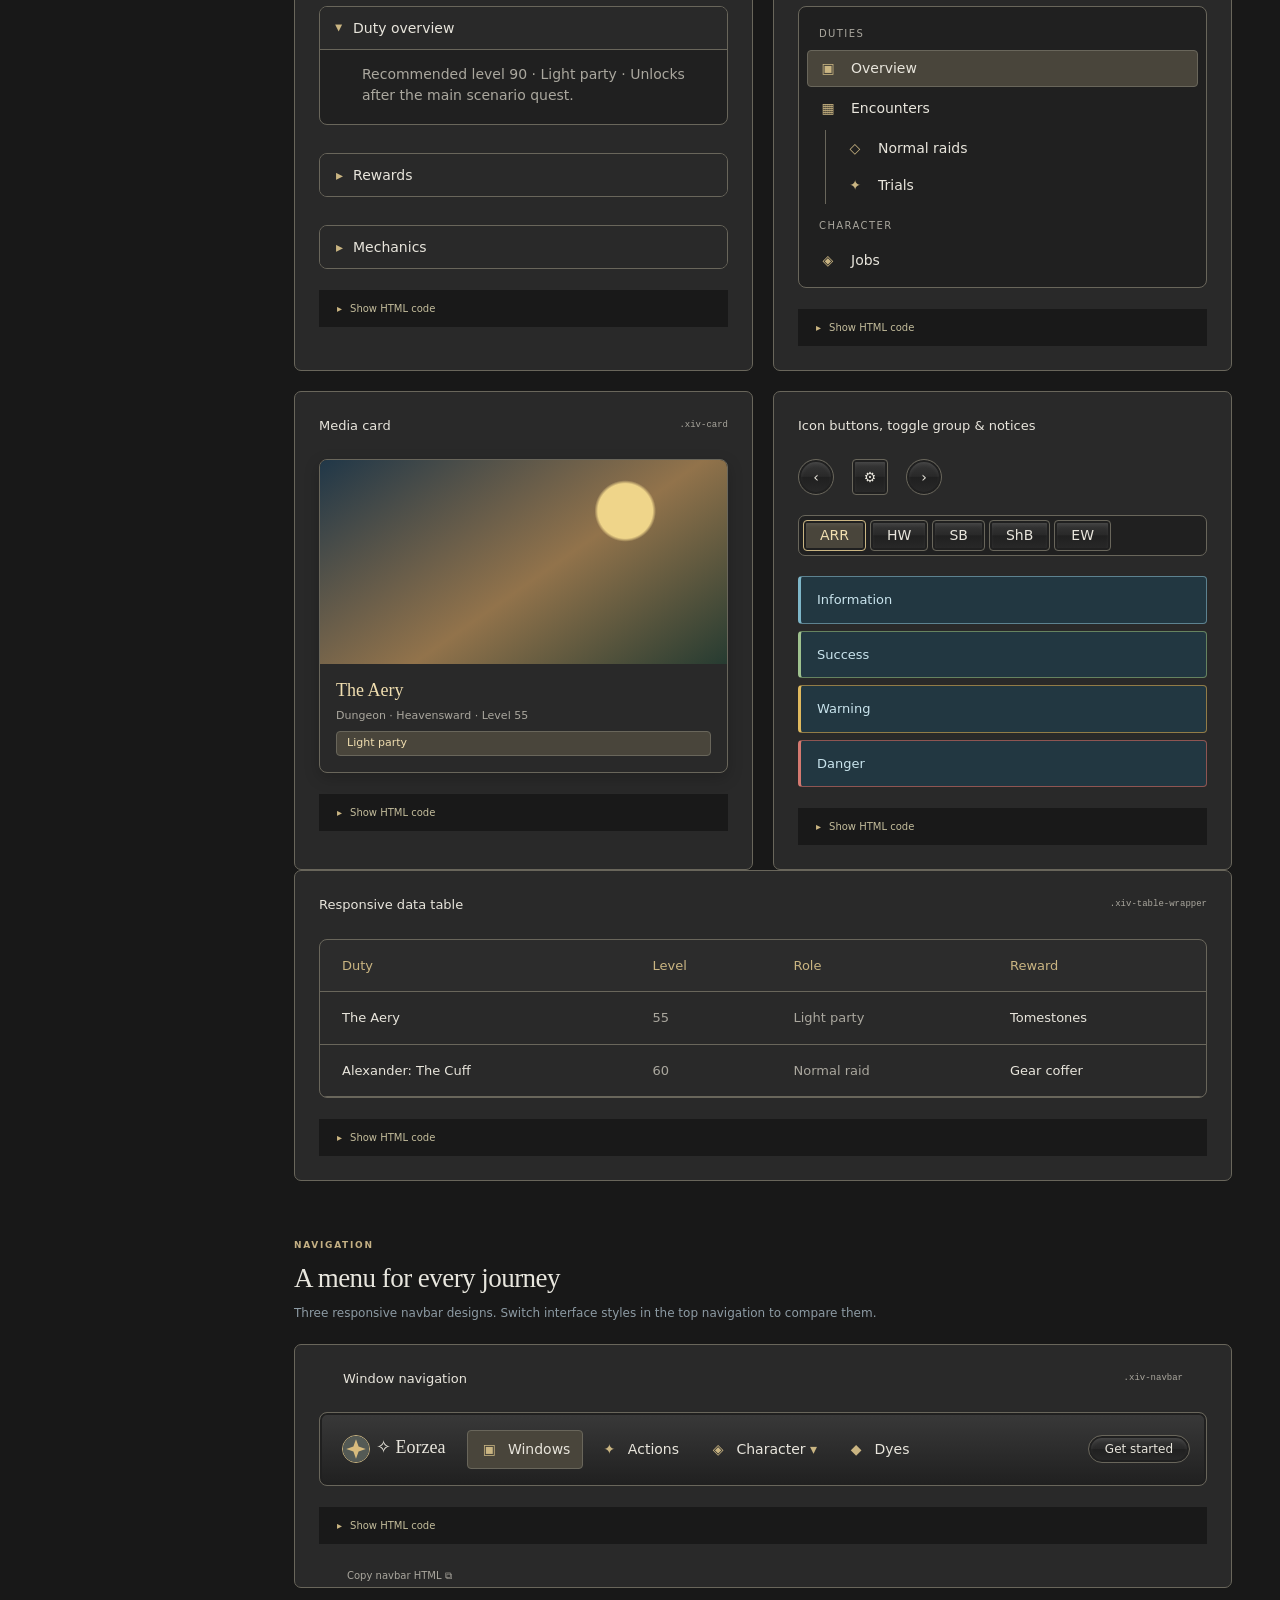
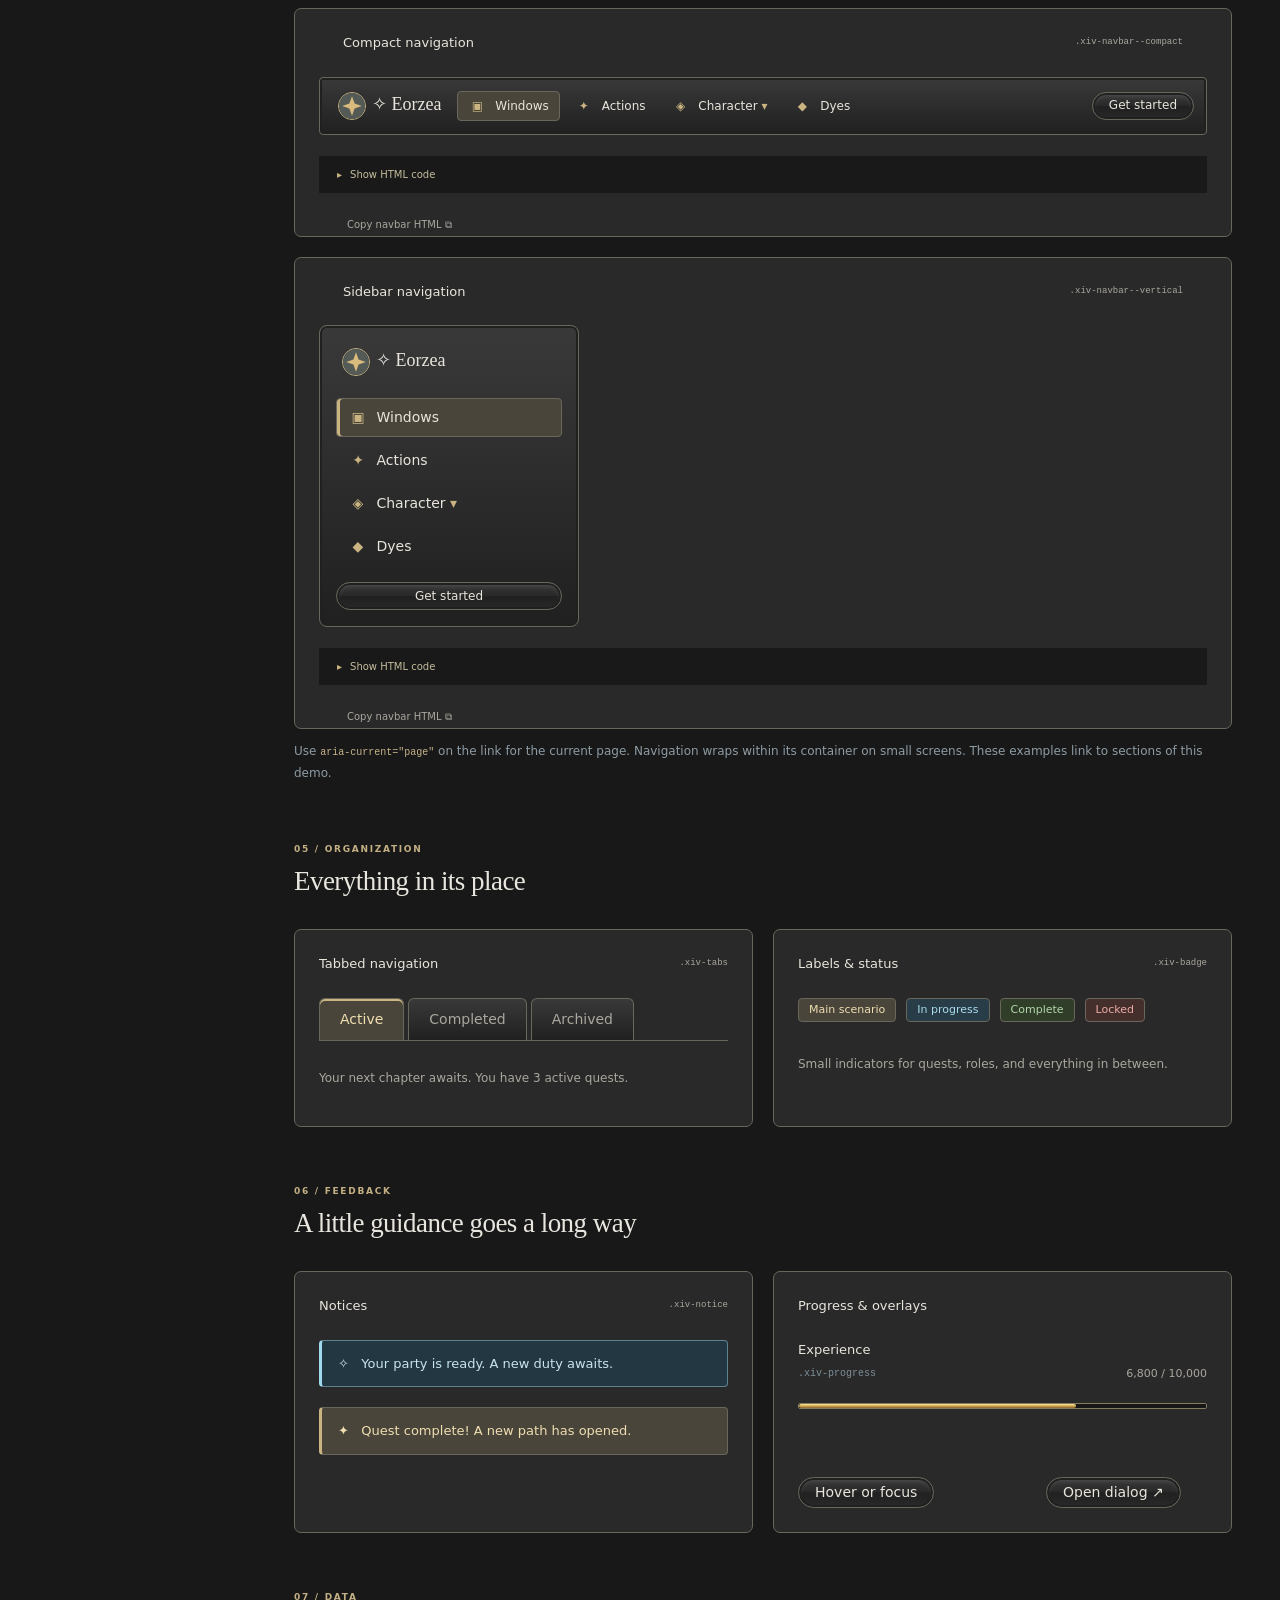
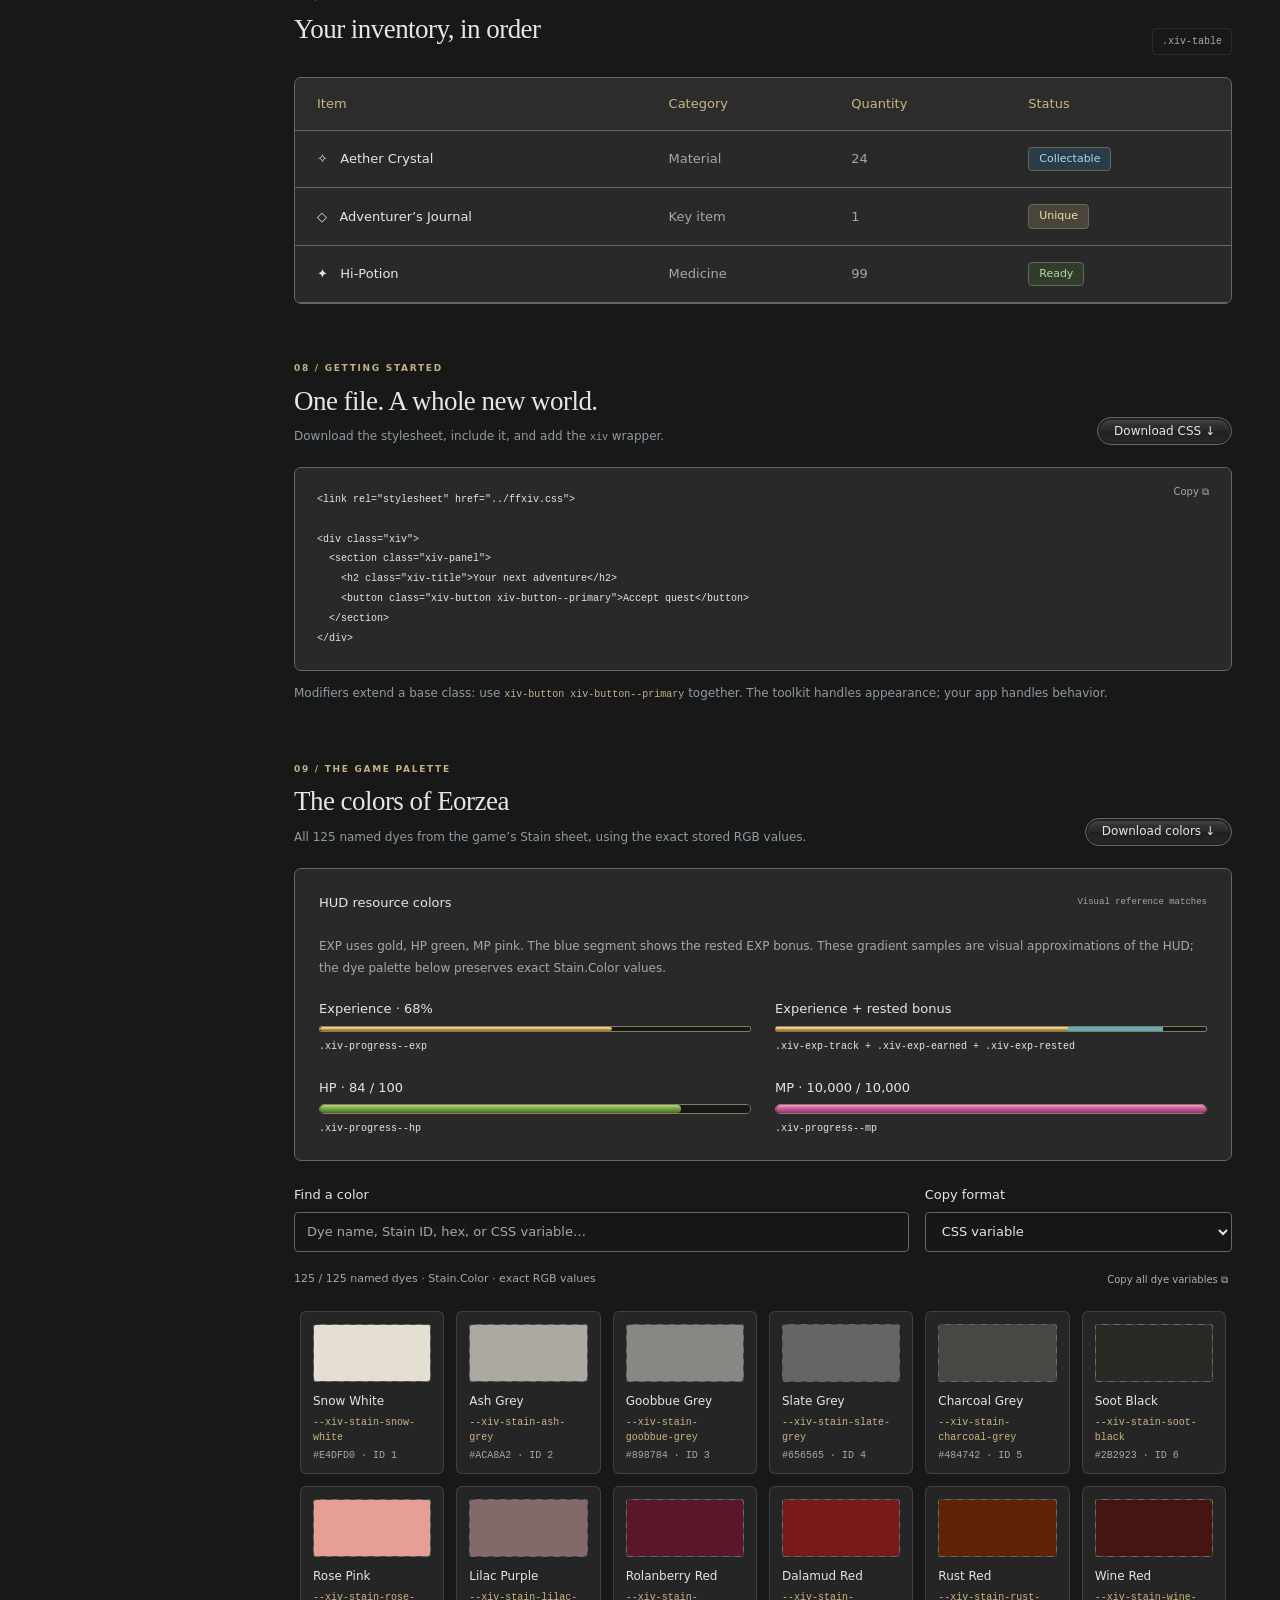
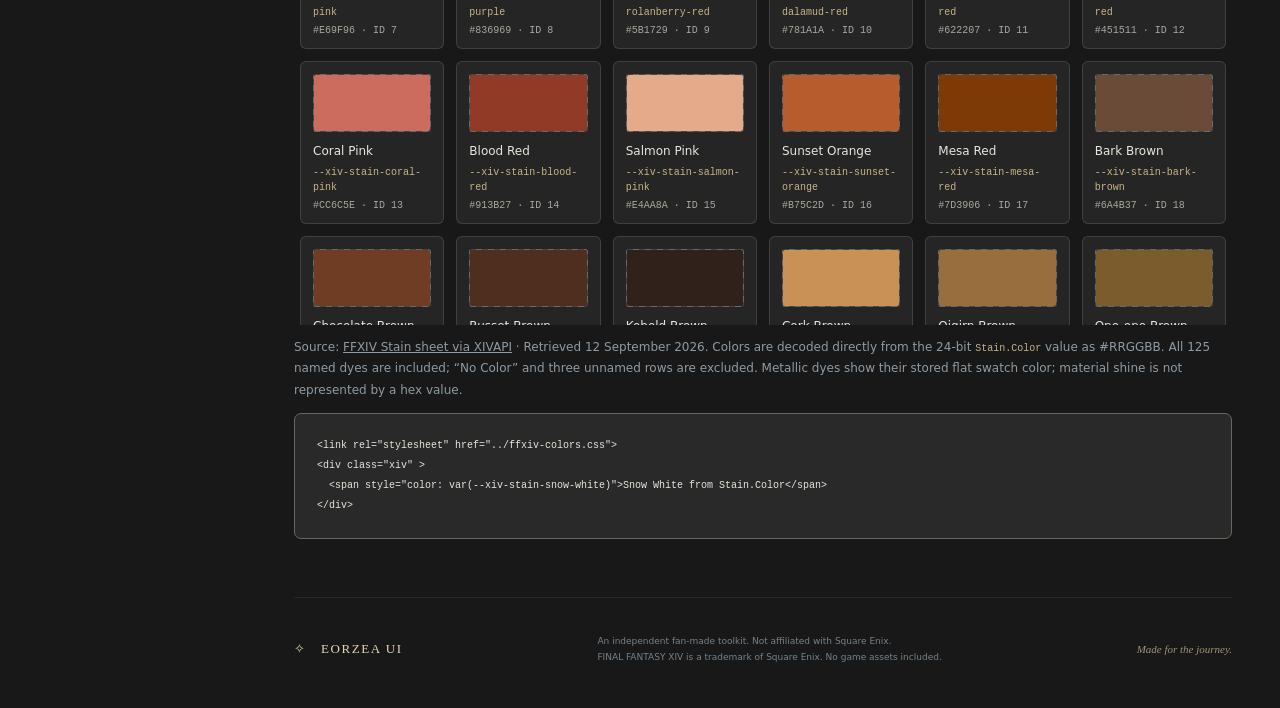
<file: demo/index.html>
<!doctype html>
<html lang="en">
<head><meta charset="UTF-8"><meta name="viewport" content="width=device-width, initial-scale=1"><meta name="description" content="Eorzea UI: a dependency-free, FFXIV-inspired CSS component toolkit and live class playground."><title>Eorzea UI — FFXIV-inspired CSS toolkit</title><link rel="stylesheet" href="../ffxiv.css"><link rel="stylesheet" href="../ffxiv-colors.css"><link rel="stylesheet" href="demo.css"><script src="stains.js" defer></script><script src="xiv.js" defer></script><script src="demo.js" defer></script></head>
<body class="xiv">
<aside class="sidebar"><a class="brand" href="#overview"><span class="brand-mark">✧</span><span>EORZEA <b>UI</b><small>THE ADVENTURER'S TOOLKIT</small></span></a><div class="nav-label">DOCUMENTATION <span>v1.0</span></div><nav aria-label="Component navigation"><a class="active" href="#overview"><span>◈</span> Overview</a><a href="#themes"><span>◐</span> Interface styles</a><a href="#playground"><span>⌘</span> Class playground</a><div class="nav-label">COMPONENTS</div><a href="#panels"><span>▣</span> Windows & areas <small>03</small></a><a href="#buttons"><span>▰</span> Buttons <small>06</small></a><a href="#forms"><span>☷</span> Form controls <small>08</small></a><a href="#dropdowns"><span>▾</span> Custom dropdowns</a><a href="#navbars"><span>☰</span> Navbars</a><a href="#components"><span>◈</span> Core components</a><a href="#navigation"><span>▤</span> Tabs & badges</a><a href="#feedback"><span>◇</span> Feedback & overlays</a><a href="#tables"><span>▦</span> Tables</a><div class="nav-label">FOUNDATIONS</div><a href="#installation"><span>↳</span> Getting started</a><a href="#tokens"><span>◉</span> In-game colors</a></nav><div class="sidebar-bottom"><span class="status-dot"></span> Pure CSS. No dependencies.<small>Crafted for your next adventure.</small><a href="../ffxiv.css" download>Download stylesheet ↗</a></div></aside>
<main><header class="topbar"><label class="xiv-field">Interface style<select class="xiv-select" id="interface-theme"><option value="Dark">Dark / Dunkel</option><option value="Light">Light / Hell</option><option value="ClassicFF">Classic FF / Klassisch FF</option><option value="ClearBlue">Clear Blue / Klares Blau</option><option value="ClearWhite">Clear White / Klares Weiß</option><option value="ClearGreen">Clear Green / Klares Grün</option><option value="ClearGrey">Clear Grey / Klares Grau</option><option value="ClearPink">Clear Pink / Klares Pink</option></select></label><div>Library <span>/</span> <strong>Overview</strong></div><a href="../ffxiv.css" download>↓ <span>Download CSS</span></a></header>
<div class="page"><section id="overview" class="hero"><div class="eyebrow"><span></span> AN INTERFACE WORTH QUESTING FOR</div><h1>A familiar world.<br><em>Your own interface.</em></h1><p>Bring the spirit of Eorzea to the web. A carefully crafted CSS toolkit inspired by FINAL FANTASY XIV’s iconic menus.</p><div class="hero-actions"><a class="xiv-button xiv-button--primary" href="#installation">Begin your adventure <span>↗</span></a><a class="text-link" href="#playground">Explore the playground <span>→</span></a></div><div class="hero-meta"><span>20+ component classes</span><i>✦</i><span>Framework agnostic</span><i>✦</i><span>Open source</span></div><div class="hero-art" aria-hidden="true"><div class="orbit orbit-one"></div><div class="orbit orbit-two"></div><div class="crystal"></div><span class="star star-one">✦</span><span class="star star-two">✧</span><span class="art-caption">THE AETHER IS YOURS TO SHAPE</span></div></section>
<section id="themes"><div class="section-heading"><div><div class="eyebrow">INTERFACE STYLES</div><h2>Eight ways to enter the realm</h2><p>Choose a style for all component examples below. The documentation stays neutral.</p></div></div><div class="theme-toolbar"><code id="theme-usage">&lt;div class="xiv" data-xiv-theme="Dark"&gt;…&lt;/div&gt;</code><button class="copy" id="copy-theme">Copy theme wrapper ⧉</button></div><div class="theme-gallery"><article class="theme-tile" data-xiv-theme="Dark"><div class="xiv-panel"><h3 class="xiv-title">Dark / Dunkel</h3><label class="xiv-field">Character name<input class="xiv-input" placeholder="Warrior of Light"></label><div class="row"><button class="xiv-button xiv-button--small" type="button" data-choose-theme="Dark">Preview style</button><label class="xiv-check"><input type="checkbox" checked> Ready</label></div></div><code>data-xiv-theme="Dark"</code></article><article class="theme-tile" data-xiv-theme="Light"><div class="xiv-panel"><h3 class="xiv-title">Light / Hell</h3><label class="xiv-field">Character name<input class="xiv-input" placeholder="Warrior of Light"></label><div class="row"><button class="xiv-button xiv-button--small" type="button" data-choose-theme="Light">Preview style</button><label class="xiv-check"><input type="checkbox" checked> Ready</label></div></div><code>data-xiv-theme="Light"</code></article><article class="theme-tile" data-xiv-theme="ClassicFF"><div class="xiv-panel"><h3 class="xiv-title">Classic FF / Klassisch FF</h3><label class="xiv-field">Character name<input class="xiv-input" placeholder="Warrior of Light"></label><div class="row"><button class="xiv-button xiv-button--small" type="button" data-choose-theme="ClassicFF">Preview style</button><label class="xiv-check"><input type="checkbox" checked> Ready</label></div></div><code>data-xiv-theme="ClassicFF"</code></article><article class="theme-tile" data-xiv-theme="ClearBlue"><div class="xiv-panel"><h3 class="xiv-title">Clear Blue / Klares Blau</h3><label class="xiv-field">Character name<input class="xiv-input" placeholder="Warrior of Light"></label><div class="row"><button class="xiv-button xiv-button--small" type="button" data-choose-theme="ClearBlue">Preview style</button><label class="xiv-check"><input type="checkbox" checked> Ready</label></div></div><code>data-xiv-theme="ClearBlue"</code></article><article class="theme-tile" data-xiv-theme="ClearWhite"><div class="xiv-panel"><h3 class="xiv-title">Clear White / Klares Weiß</h3><label class="xiv-field">Character name<input class="xiv-input" placeholder="Warrior of Light"></label><div class="row"><button class="xiv-button xiv-button--small" type="button" data-choose-theme="ClearWhite">Preview style</button><label class="xiv-check"><input type="checkbox" checked> Ready</label></div></div><code>data-xiv-theme="ClearWhite"</code></article><article class="theme-tile" data-xiv-theme="ClearGreen"><div class="xiv-panel"><h3 class="xiv-title">Clear Green / Klares Grün</h3><label class="xiv-field">Character name<input class="xiv-input" placeholder="Warrior of Light"></label><div class="row"><button class="xiv-button xiv-button--small" type="button" data-choose-theme="ClearGreen">Preview style</button><label class="xiv-check"><input type="checkbox" checked> Ready</label></div></div><code>data-xiv-theme="ClearGreen"</code></article><article class="theme-tile" data-xiv-theme="ClearGrey"><div class="xiv-panel"><h3 class="xiv-title">Clear Grey / Klares Grau</h3><label class="xiv-field">Character name<input class="xiv-input" placeholder="Warrior of Light"></label><div class="row"><button class="xiv-button xiv-button--small" type="button" data-choose-theme="ClearGrey">Preview style</button><label class="xiv-check"><input type="checkbox" checked> Ready</label></div></div><code>data-xiv-theme="ClearGrey"</code></article><article class="theme-tile" data-xiv-theme="ClearPink"><div class="xiv-panel"><h3 class="xiv-title">Clear Pink / Klares Pink</h3><label class="xiv-field">Character name<input class="xiv-input" placeholder="Warrior of Light"></label><div class="row"><button class="xiv-button xiv-button--small" type="button" data-choose-theme="ClearPink">Preview style</button><label class="xiv-check"><input type="checkbox" checked> Ready</label></div></div><code>data-xiv-theme="ClearPink"</code></article></div><p class="subtle">CSS interpretations of the eight interface styles. Clear styles use translucent surfaces. These are not pixel-exact reproductions of the game’s textures; Stain dye values remain unchanged.</p></section><section id="playground"><div class="section-heading"><div><div class="eyebrow">01 / EXPERIMENT</div><h2>Class playground</h2><p>Pick an element. Apply a class. See the transformation.</p></div><span class="live"><span class="status-dot"></span> Live preview</span></div><div class="playground"><div class="play-controls"><label class="xiv-field">Element<select id="element" class="xiv-select"><option value="button">Button</option><option value="panel">Panel / area</option><option value="input">Text input</option><option value="badge">Badge</option><option value="notice">Notice</option><option value="checkbox">Checkbox</option></select></label><label class="xiv-field">Style variant<select id="variant" class="xiv-select"></select></label><label class="xiv-field">Label / content<input id="label" class="xiv-input" value="Accept quest" maxlength="120"></label><label class="xiv-check"><input type="checkbox" id="disabled"> Disabled state</label><label class="xiv-field">Applied classes<input id="classes" class="xiv-input class-input" spellcheck="false"><span class="xiv-help">Edit classes directly to try any combination.</span></label></div><div class="play-result"><div class="preview-caption">PREVIEW <span>CSS ONLY · REAL HTML</span></div><div id="preview" class="preview-stage"></div><div class="code-area"><div><span>HTML</span><button class="copy" id="copy-playground">Copy snippet ⧉</button></div><pre><code id="play-code"></code></pre></div></div></div></section>
<section id="panels"><div class="section-heading"><div><div class="eyebrow">02 / CONTAINERS</div><h2>A place for every adventure</h2><p>Layered surfaces, subtle bevels, and that unmistakable gold trim.</p></div></div><div class="three-grid"><article class="component-card"><div class="sample"><div class="xiv-panel"><h3 class="xiv-title">Duty Information</h3><span class="xiv-badge">MAIN SCENARIO</span><p>A new journey awaits beyond the horizon.</p><div class="mini-meta">Level 90 <span>✦</span> Light Party</div></div></div><div class="class-footer"><code>.xiv-panel</code><button class="copy" data-copy="panel">Copy ⧉</button></div></article><article class="component-card"><div class="sample"><div class="xiv-panel xiv-panel--parchment"><h3 class="xiv-title">The Unending Journey</h3><p>Some tales are worth remembering. Yours has only just begun.</p><div class="mini-meta">Journal entry <span>✦</span> 001</div></div></div><div class="class-footer"><code>.xiv-panel--parchment</code><button class="copy" data-copy="parchment">Copy ⧉</button></div></article><article class="component-card"><div class="sample glass-scene"><div class="xiv-panel xiv-panel--glass"><h3 class="xiv-title">Aetherial Studies</h3><p>A translucent surface for a little more atmosphere.</p><div class="mini-meta">Glass surface <span>✦</span> Blur 14px</div></div></div><div class="class-footer"><code>.xiv-panel--glass</code><button class="copy" data-copy="glass">Copy ⧉</button></div></article></div></section>
<section id="buttons"><div class="section-heading"><div><div class="eyebrow">03 / ACTIONS</div><h2>Make your next move</h2><p>Familiar pill-shaped buttons with a little aether in every interaction.</p></div><code class="base-class">.xiv-button</code></div><div class="component-card"><div class="button-gallery"><div><button class="xiv-button xiv-button--primary" data-toast="Quest accepted. Your adventure begins!">Accept quest</button><code>--primary</code></div><div><button class="xiv-button" data-toast="Settings saved.">Confirm</button><code>Default</code></div><div><button class="xiv-button xiv-button--ghost" data-toast="Action cancelled.">Cancel</button><code>--ghost</code></div><div><button class="xiv-button xiv-button--danger" id="abandon">Abandon</button><code>--danger</code></div><div><button class="xiv-button xiv-button--small" data-toast="Item details opened.">Details</button><code>--small</code></div><div><button class="xiv-button" disabled>Unavailable</button><code>:disabled</code></div></div><div class="class-footer"><code>&lt;button class="xiv-button xiv-button--primary"&gt;Accept quest&lt;/button&gt;</code><button class="copy" data-copy="button">Copy ⧉</button></div></div></section>
<section id="forms"><div class="section-heading"><div><div class="eyebrow">04 / INPUTS & SELECTION</div><h2>Set things just right</h2><p>Native form controls, dressed for the realm. Keyboard ready.</p></div></div><div class="two-grid"><article class="component-card form-card"><h3>Character details <code>.xiv-input</code></h3><label class="xiv-field">Character name<input class="xiv-input" placeholder="Warrior of Light"><span class="xiv-help">How shall the realm remember you?</span></label><label class="xiv-field">Starting city-state<select class="xiv-select"><option>Gridania</option><option>Limsa Lominsa</option><option>Ul’dah</option></select></label><label class="xiv-field">Search the realm<input class="xiv-input" type="search" placeholder="Search items, duties, and more…"></label><label class="xiv-field">Free Company tag<input class="xiv-input" value="ADVENTURER" aria-invalid="true" aria-describedby="tag-error"><span class="xiv-error" id="tag-error">Use a tag between 1 and 5 characters. (Validation example)</span></label><label class="xiv-field">Unavailable field<input class="xiv-input" disabled placeholder="Unlock by completing a quest"></label><label class="xiv-field">Adventurer’s note<textarea class="xiv-textarea" placeholder="Leave a message for your party…"></textarea></label></article><article class="component-card form-card"><h3>Adventure preferences <code>Selection controls</code></h3><fieldset><legend>Party settings <code>.xiv-check</code></legend><label class="xiv-check"><input type="checkbox" checked> Join party in progress</label><label class="xiv-check"><input type="checkbox"> Unrestricted party</label><label class="xiv-check"><input type="checkbox" disabled> Level sync (unavailable)</label></fieldset><fieldset><legend>Preferred role <code>.xiv-radio</code></legend><div class="row"><label class="xiv-radio"><input type="radio" name="role" checked> Tank</label><label class="xiv-radio"><input type="radio" name="role"> Healer</label><label class="xiv-radio"><input type="radio" name="role"> DPS</label></div></fieldset><fieldset><legend>System <code>.xiv-switch</code></legend><label class="xiv-switch"><input type="checkbox" role="switch" checked> Play notification sounds</label><label class="xiv-switch"><input type="checkbox" role="switch"> Hide completed quests</label></fieldset><label class="xiv-field">Master volume <span class="range-label"><code>.xiv-range</code><output id="volume-value" for="volume">72%</output></span><input type="range" class="xiv-range" id="volume" min="0" max="100" value="72"></label><div class="class-footer"><code>Native inputs. Custom finish.</code><button class="copy" data-copy="checkbox">Copy checkbox ⧉</button></div></article></div></section>
<section id="dropdowns"><div class="section-heading"><div><div class="eyebrow">04 / CUSTOM DROPDOWNS</div><h2>Choose your next adventure</h2><p>Custom menus with native radio buttons and checkboxes. Gold highlights, contained menus.</p></div></div><div class="two-grid">
<article class="component-card form-card"><h3>Single selection <code>.xiv-dropdown</code></h3><div id="single-example"><details class="xiv-dropdown" data-placeholder="Choose a city-state"><summary class="xiv-dropdown-trigger"><span>City-state:</span><span class="xiv-dropdown-value">Gridania</span></summary><fieldset class="xiv-dropdown-menu"><legend>Choose one city-state</legend><label class="xiv-radio xiv-dropdown-option"><input type="radio" name="city" value="gridania" checked> Gridania</label><label class="xiv-radio xiv-dropdown-option"><input type="radio" name="city" value="limsa"> Limsa Lominsa</label><label class="xiv-radio xiv-dropdown-option"><input type="radio" name="city" value="uldah"> Ul’dah</label><label class="xiv-radio xiv-dropdown-option"><input type="radio" name="city" value="ishgard" disabled> Ishgard (locked)</label></fieldset></details></div><p class="subtle">Select one option to close the menu. Arrow keys navigate native radio options.</p><button class="copy" data-dropdown-copy="single-example">Copy single-select HTML ⧉</button></article>
<article class="component-card form-card"><h3>Multiple selections <code>.xiv-dropdown--multiple</code></h3><div id="multi-example"><details class="xiv-dropdown xiv-dropdown--multiple" data-placeholder="Choose duties"><summary class="xiv-dropdown-trigger"><span>Duties:</span><span class="xiv-dropdown-value">Leveling, Trials</span></summary><fieldset class="xiv-dropdown-menu"><legend>Select any number of duties</legend><label class="xiv-check xiv-dropdown-option"><input type="checkbox" name="duties" value="leveling" checked> Leveling</label><label class="xiv-check xiv-dropdown-option"><input type="checkbox" name="duties" value="trials" checked> Trials</label><label class="xiv-check xiv-dropdown-option"><input type="checkbox" name="duties" value="alliance"> Alliance Raids</label><label class="xiv-check xiv-dropdown-option"><input type="checkbox" name="duties" value="normal"> Normal Raids</label><label class="xiv-check xiv-dropdown-option"><input type="checkbox" name="duties" value="expert" disabled> Expert (locked)</label></fieldset></details></div><p class="subtle">Keep selecting while the menu stays open. Tab moves between checkboxes; Space toggles them.</p><button class="copy" data-dropdown-copy="multi-example">Copy multi-select HTML ⧉</button></article></div><p class="subtle">Include <a href="xiv.js" download>xiv.js</a> for selected-value summaries, Escape to close, and closing when focus or a click moves outside. Menus expand within their area and scroll for longer lists.</p></section>
<section id="components"><div class="section-heading"><div><div class="eyebrow">CORE COMPONENTS</div><h2>Guide building blocks</h2><p>Accordion, dedicated navigation, media cards, icon controls, semantic notices, and responsive data tables.</p></div></div><div class="two-grid"><article class="component-card form-card"><h3>Accordion / disclosure <code>.xiv-accordion</code></h3><details class="xiv-accordion" open><summary class="xiv-accordion-trigger">Duty overview</summary><div class="xiv-accordion-content">Recommended level 90 · Light party · Unlocks after the main scenario quest.</div></details><details class="xiv-accordion"><summary class="xiv-accordion-trigger">Rewards</summary><div class="xiv-accordion-content">Allagan tomestones, experience, and a chance at the dungeon coffer.</div></details><details class="xiv-accordion"><summary class="xiv-accordion-trigger">Mechanics</summary><div class="xiv-accordion-content">Keep the party together and watch for area markers.</div></details><details class="code-disclosure"><summary>Show HTML code</summary><pre class="component-code">&lt;details class="xiv-accordion" open&gt;...&lt;/details&gt;</pre></details></article><article class="component-card form-card"><h3>Dedicated navigation <code>.xiv-nav</code></h3><nav class="xiv-nav" aria-label="Guide navigation"><div class="xiv-nav-section">Duties</div><a class="xiv-nav-item" aria-current="page" href="#components"><span class="xiv-nav-icon">▣</span> Overview</a><a class="xiv-nav-item" href="#tables"><span class="xiv-nav-icon">▦</span> Encounters</a><div class="xiv-nav-nested"><a class="xiv-nav-item" href="#tables"><span class="xiv-nav-icon">◇</span> Normal raids</a><a class="xiv-nav-item" href="#tables"><span class="xiv-nav-icon">✦</span> Trials</a></div><div class="xiv-nav-section">Character</div><a class="xiv-nav-item" href="#forms"><span class="xiv-nav-icon">◈</span> Jobs</a></nav><details class="code-disclosure"><summary>Show HTML code</summary><pre class="component-code">&lt;nav class="xiv-nav"&gt;...&lt;/nav&gt;</pre></details></article></div><div class="two-grid component-row"><article class="component-card form-card"><h3>Media card <code>.xiv-card</code></h3><div class="xiv-card"><div class="xiv-card-media card-art" role="img" aria-label="Aetherial landscape"></div><div class="xiv-card-body"><h4 class="xiv-card-title">The Aery</h4><span class="xiv-card-meta">Dungeon · Heavensward · Level 55</span><span class="xiv-badge">Light party</span></div></div><details class="code-disclosure"><summary>Show HTML code</summary><pre class="component-code">&lt;article class="xiv-card"&gt;...&lt;/article&gt;</pre></details></article><article class="component-card form-card"><h3>Icon buttons, toggle group & notices</h3><div class="row"><button class="xiv-button xiv-button--icon" aria-label="Previous">‹</button><button class="xiv-button xiv-button--icon xiv-button--icon-square" aria-label="Open settings">⚙</button><button class="xiv-button xiv-button--icon" aria-label="Next">›</button></div><div class="xiv-button-group" role="group" aria-label="Expansion filter"><button class="xiv-button xiv-button--small is-active" aria-pressed="true">ARR</button><button class="xiv-button xiv-button--small">HW</button><button class="xiv-button xiv-button--small">SB</button><button class="xiv-button xiv-button--small">ShB</button><button class="xiv-button xiv-button--small">EW</button></div><div class="notice-gallery"><div class="xiv-notice xiv-notice--info">Information</div><div class="xiv-notice xiv-notice--success">Success</div><div class="xiv-notice xiv-notice--warning">Warning</div><div class="xiv-notice xiv-notice--danger">Danger</div></div><details class="code-disclosure"><summary>Show HTML code</summary><pre class="component-code">&lt;button class="xiv-button xiv-button--icon"&gt;⚙&lt;/button&gt;</pre></details></article></div><article class="component-card form-card"><h3>Responsive data table <code>.xiv-table-wrapper</code></h3><div class="xiv-table-wrapper"><table class="xiv-table"><thead><tr><th>Duty</th><th>Level</th><th>Role</th><th>Reward</th></tr></thead><tbody><tr><td>The Aery</td><td>55</td><td>Light party</td><td>Tomestones</td></tr><tr><td>Alexander: The Cuff</td><td>60</td><td>Normal raid</td><td>Gear coffer</td></tr></tbody></table></div><details class="code-disclosure"><summary>Show HTML code</summary><pre class="component-code">&lt;div class="xiv-table-wrapper"&gt;...&lt;/div&gt;</pre></details></article></section><section id="navbars"><div class="section-heading"><div><div class="eyebrow">NAVIGATION</div><h2>A menu for every journey</h2><p>Three responsive navbar designs. Switch interface styles in the top navigation to compare them.</p></div></div><div class="navbar-examples"><article class="component-card form-card"><h3>Window navigation<code>.xiv-navbar</code></h3><div id="navbar-standard"><nav class="xiv-navbar" aria-label="Window navigation"><a class="xiv-navbar-brand" href="#overview"><img class="xiv-navbar-image" src="data:image/svg+xml,%3Csvg xmlns=%22http://www.w3.org/2000/svg%22 viewBox=%220 0 40 40%22%3E%3Crect width=%2240%22 height=%2240%22 fill=%22%23545a55%22/%3E%3Cpath d=%22M20 5l4 11 11 4-11 4-4 11-4-11-11-4 11-4z%22 fill=%22%23d8bb7d%22/%3E%3C/svg%3E" alt="">✧ Eorzea</a><div class="xiv-navbar-links"><a class="xiv-nav-link" href="#panels" aria-current="page"><span class="xiv-nav-icon">▣</span> Windows</a><a class="xiv-nav-link" href="#buttons"><span class="xiv-nav-icon">✦</span> Actions</a><div class="xiv-navbar-submenu"><a class="xiv-nav-link" href="#forms"><span class="xiv-nav-icon">◈</span> Character</a><div class="xiv-navbar-submenu-items"><a class="xiv-nav-link" href="#forms"><span class="xiv-nav-icon">◇</span> Details</a><div class="xiv-navbar-submenu"><a class="xiv-nav-link" href="#dropdowns"><span class="xiv-nav-icon">⚙</span> Preferences</a><div class="xiv-navbar-submenu-items"><a class="xiv-nav-link" href="#forms"><span class="xiv-nav-icon">◉</span> Interface</a><a class="xiv-nav-link" href="#tokens"><span class="xiv-nav-icon">✧</span> Colors</a></div></div><a class="xiv-nav-link" href="#tables"><span class="xiv-nav-icon">▦</span> Inventory</a></div></div><a class="xiv-nav-link" href="#tokens"><span class="xiv-nav-icon">◆</span> Dyes</a></div><a class="xiv-button xiv-button--small" href="#installation">Get started</a></nav></div><button class="copy" data-navbar-copy="navbar-standard">Copy navbar HTML ⧉</button></article><article class="component-card form-card"><h3>Compact navigation<code>.xiv-navbar--compact</code></h3><div id="navbar-compact"><nav class="xiv-navbar xiv-navbar--compact" aria-label="Compact navigation"><a class="xiv-navbar-brand" href="#overview"><img class="xiv-navbar-image" src="data:image/svg+xml,%3Csvg xmlns=%22http://www.w3.org/2000/svg%22 viewBox=%220 0 40 40%22%3E%3Crect width=%2240%22 height=%2240%22 fill=%22%23545a55%22/%3E%3Cpath d=%22M20 5l4 11 11 4-11 4-4 11-4-11-11-4 11-4z%22 fill=%22%23d8bb7d%22/%3E%3C/svg%3E" alt="">✧ Eorzea</a><div class="xiv-navbar-links"><a class="xiv-nav-link" href="#panels" aria-current="page"><span class="xiv-nav-icon">▣</span> Windows</a><a class="xiv-nav-link" href="#buttons"><span class="xiv-nav-icon">✦</span> Actions</a><div class="xiv-navbar-submenu"><a class="xiv-nav-link" href="#forms"><span class="xiv-nav-icon">◈</span> Character</a><div class="xiv-navbar-submenu-items"><a class="xiv-nav-link" href="#forms"><span class="xiv-nav-icon">◇</span> Details</a><div class="xiv-navbar-submenu"><a class="xiv-nav-link" href="#dropdowns"><span class="xiv-nav-icon">⚙</span> Preferences</a><div class="xiv-navbar-submenu-items"><a class="xiv-nav-link" href="#forms"><span class="xiv-nav-icon">◉</span> Interface</a><a class="xiv-nav-link" href="#tokens"><span class="xiv-nav-icon">✧</span> Colors</a></div></div><a class="xiv-nav-link" href="#tables"><span class="xiv-nav-icon">▦</span> Inventory</a></div></div><a class="xiv-nav-link" href="#tokens"><span class="xiv-nav-icon">◆</span> Dyes</a></div><a class="xiv-button xiv-button--small" href="#installation">Get started</a></nav></div><button class="copy" data-navbar-copy="navbar-compact">Copy navbar HTML ⧉</button></article><article class="component-card form-card"><h3>Sidebar navigation<code>.xiv-navbar--vertical</code></h3><div id="navbar-vertical"><nav class="xiv-navbar xiv-navbar--vertical" aria-label="Sidebar navigation"><a class="xiv-navbar-brand" href="#overview"><img class="xiv-navbar-image" src="data:image/svg+xml,%3Csvg xmlns=%22http://www.w3.org/2000/svg%22 viewBox=%220 0 40 40%22%3E%3Crect width=%2240%22 height=%2240%22 fill=%22%23545a55%22/%3E%3Cpath d=%22M20 5l4 11 11 4-11 4-4 11-4-11-11-4 11-4z%22 fill=%22%23d8bb7d%22/%3E%3C/svg%3E" alt="">✧ Eorzea</a><div class="xiv-navbar-links"><a class="xiv-nav-link" href="#panels" aria-current="page"><span class="xiv-nav-icon">▣</span> Windows</a><a class="xiv-nav-link" href="#buttons"><span class="xiv-nav-icon">✦</span> Actions</a><div class="xiv-navbar-submenu"><a class="xiv-nav-link" href="#forms"><span class="xiv-nav-icon">◈</span> Character</a><div class="xiv-navbar-submenu-items"><a class="xiv-nav-link" href="#forms"><span class="xiv-nav-icon">◇</span> Details</a><div class="xiv-navbar-submenu"><a class="xiv-nav-link" href="#dropdowns"><span class="xiv-nav-icon">⚙</span> Preferences</a><div class="xiv-navbar-submenu-items"><a class="xiv-nav-link" href="#forms"><span class="xiv-nav-icon">◉</span> Interface</a><a class="xiv-nav-link" href="#tokens"><span class="xiv-nav-icon">✧</span> Colors</a></div></div><a class="xiv-nav-link" href="#tables"><span class="xiv-nav-icon">▦</span> Inventory</a></div></div><a class="xiv-nav-link" href="#tokens"><span class="xiv-nav-icon">◆</span> Dyes</a></div><a class="xiv-button xiv-button--small" href="#installation">Get started</a></nav></div><button class="copy" data-navbar-copy="navbar-vertical">Copy navbar HTML ⧉</button></article></div><p class="subtle">Use <code>aria-current="page"</code> on the link for the current page. Navigation wraps within its container on small screens. These examples link to sections of this demo.</p></section><section id="navigation"><div class="section-heading"><div><div class="eyebrow">05 / ORGANIZATION</div><h2>Everything in its place</h2></div></div><div class="two-grid"><article class="component-card form-card"><h3>Tabbed navigation <code>.xiv-tabs</code></h3><div class="xiv-tabs" role="tablist" aria-label="Journal"><button class="xiv-tab" role="tab" id="tab-active" aria-controls="tab-content" aria-selected="true">Active</button><button class="xiv-tab" role="tab" id="tab-completed" aria-controls="tab-content" aria-selected="false" tabindex="-1">Completed</button><button class="xiv-tab" role="tab" id="tab-archived" aria-controls="tab-content" aria-selected="false" tabindex="-1">Archived</button></div><div id="tab-content" role="tabpanel" aria-labelledby="tab-active" tabindex="0">Your next chapter awaits. You have 3 active quests.</div></article><article class="component-card form-card"><h3>Labels & status <code>.xiv-badge</code></h3><div class="row badge-row"><span class="xiv-badge">Main scenario</span><span class="xiv-badge xiv-badge--blue">In progress</span><span class="xiv-badge xiv-badge--green">Complete</span><span class="xiv-badge xiv-badge--red">Locked</span></div><p class="subtle">Small indicators for quests, roles, and everything in between.</p></article></div></section>
<section id="feedback"><div class="section-heading"><div><div class="eyebrow">06 / FEEDBACK</div><h2>A little guidance goes a long way</h2></div></div><div class="two-grid"><article class="component-card form-card"><h3>Notices <code>.xiv-notice</code></h3><div class="xiv-notice">✧ &nbsp; Your party is ready. A new duty awaits.</div><div class="xiv-notice xiv-notice--quest">✦ &nbsp; Quest complete! A new path has opened.</div></article><article class="component-card form-card"><h3>Progress & overlays</h3><label class="xiv-field" for="exp">Experience <span class="range-label"><code>.xiv-progress</code><span>6,800 / 10,000</span></span></label><progress class="xiv-progress xiv-progress--exp" id="exp" value="6800" max="10000">68%</progress><div class="row"><span class="xiv-tooltip"><button class="xiv-button xiv-button--small" aria-describedby="tooltip">Hover or focus</button><span role="tooltip" id="tooltip" class="xiv-tooltip-content">A little wisdom for your journey.</span></span><button class="xiv-button xiv-button--small" id="open-dialog">Open dialog ↗</button></div></article></div></section>
<section id="tables"><div class="section-heading"><div><div class="eyebrow">07 / DATA</div><h2>Your inventory, in order</h2></div><code class="base-class">.xiv-table</code></div><div class="component-card table-scroll"><table class="xiv-table"><caption class="sr-only">Example adventurer inventory</caption><thead><tr><th scope="col">Item</th><th scope="col">Category</th><th scope="col">Quantity</th><th scope="col">Status</th></tr></thead><tbody><tr><td>✧ &nbsp; Aether Crystal</td><td>Material</td><td>24</td><td><span class="xiv-badge xiv-badge--blue">Collectable</span></td></tr><tr><td>◇ &nbsp; Adventurer’s Journal</td><td>Key item</td><td>1</td><td><span class="xiv-badge">Unique</span></td></tr><tr><td>✦ &nbsp; Hi-Potion</td><td>Medicine</td><td>99</td><td><span class="xiv-badge xiv-badge--green">Ready</span></td></tr></tbody></table></div></section>
<section id="installation"><div class="section-heading"><div><div class="eyebrow">08 / GETTING STARTED</div><h2>One file. A whole new world.</h2><p>Download the stylesheet, include it, and add the <code>xiv</code> wrapper.</p></div><a class="xiv-button xiv-button--small" href="../ffxiv.css" download>Download CSS ↓</a></div><div class="component-card install-code"><button class="copy" data-copy="install">Copy ⧉</button><pre><code>&lt;link rel="stylesheet" href="../ffxiv.css"&gt;

&lt;div class="xiv"&gt;
  &lt;section class="xiv-panel"&gt;
    &lt;h2 class="xiv-title"&gt;Your next adventure&lt;/h2&gt;
    &lt;button class="xiv-button xiv-button--primary"&gt;Accept quest&lt;/button&gt;
  &lt;/section&gt;
&lt;/div&gt;</code></pre></div><p class="subtle">Modifiers extend a base class: use <code>xiv-button xiv-button--primary</code> together. The toolkit handles appearance; your app handles behavior.</p></section>
<section id="tokens"><div class="section-heading"><div><div class="eyebrow">09 / THE GAME PALETTE</div><h2>The colors of Eorzea</h2><p>All 125 named dyes from the game’s Stain sheet, using the exact stored RGB values.</p></div><a class="xiv-button xiv-button--small" href="../ffxiv-colors.css" download>Download colors ↓</a></div>
<div class="component-card form-card resource-demo"><h3>HUD resource colors <code>Visual reference matches</code></h3><p class="subtle">EXP uses gold, HP green, MP pink. The blue segment shows the rested EXP bonus. These gradient samples are visual approximations of the HUD; the dye palette below preserves exact Stain.Color values.</p><div class="two-grid"><label class="xiv-field">Experience · 68%<progress class="xiv-progress xiv-progress--exp" value="68" max="100">68%</progress><code>.xiv-progress--exp</code></label><div class="xiv-field"><span id="rested-label">Experience + rested bonus</span><div class="xiv-exp-track" role="img" aria-labelledby="rested-label" aria-label="68 percent experience, 22 percent rested bonus"><span class="xiv-exp-rested" style="width:90%"></span><span class="xiv-exp-earned" style="width:68%"></span></div><code>.xiv-exp-track + .xiv-exp-earned + .xiv-exp-rested</code></div><label class="xiv-field">HP · 84 / 100<progress class="xiv-progress xiv-progress--hp" value="84" max="100">84%</progress><code>.xiv-progress--hp</code></label><label class="xiv-field">MP · 10,000 / 10,000<progress class="xiv-progress xiv-progress--mp" value="10000" max="10000">100%</progress><code>.xiv-progress--mp</code></label></div></div>
<div class="palette-toolbar"><label class="xiv-field">Find a color<input type="search" id="palette-search" class="xiv-input" placeholder="Dye name, Stain ID, hex, or CSS variable…"></label><label class="xiv-field">Copy format<select id="palette-format" class="xiv-select"><option value="variable">CSS variable</option><option value="hex">Hex RGB</option><option value="declaration">CSS declaration</option></select></label></div>
<div class="palette-summary"><span id="palette-count" role="status"></span><button class="copy" id="copy-palette">Copy all dye variables ⧉</button></div><div id="palette-grid" class="palette-grid"></div><noscript><p>Enable JavaScript to search the palette, or download <a href="../ffxiv-colors.css">all color variables</a>.</p></noscript>
<p class="subtle">Source: <a href="https://v2.xivapi.com/api/sheet/Stain?limit=500&amp;fields=Name,Color">FFXIV Stain sheet via XIVAPI</a> · Retrieved 12 September 2026. Colors are decoded directly from the 24-bit <code>Stain.Color</code> value as #RRGGBB. All 125 named dyes are included; “No Color” and three unnamed rows are excluded. Metallic dyes show their stored flat swatch color; material shine is not represented by a hex value.</p>
<div class="component-card install-code"><pre><code>&lt;link rel="stylesheet" href="../ffxiv-colors.css"&gt;
&lt;div class="xiv" &gt;
  &lt;span style="color: var(--xiv-stain-snow-white)"&gt;Snow White from Stain.Color&lt;/span&gt;
&lt;/div&gt;</code></pre></div></section>
<footer><a class="brand" href="#overview">✧ &nbsp; EORZEA UI</a><p>An independent fan-made toolkit. Not affiliated with Square Enix.<br>FINAL FANTASY XIV is a trademark of Square Enix. No game assets included.</p><span>Made for the journey.</span></footer></div></main>
<dialog id="dialog" class="xiv-panel xiv-dialog"><h2 class="xiv-title" id="dialog-title">Abandon this quest?</h2><p>You can always return to begin another adventure. This is a demo; no data will be removed.</p><form method="dialog" class="row"><button class="xiv-button" value="cancel" autofocus>Keep quest</button><button class="xiv-button xiv-button--danger" value="confirm">Abandon quest</button></form></dialog><div id="toast" class="xiv-notice" role="status" aria-live="polite"></div>
</body></html>
</file>
<file: ffxiv.css>
/* Eorzea UI — an independent, FFXIV-inspired CSS toolkit. MIT licensed. */
@layer xiv {
  :root {
    --xiv-bg: #181818;
    --xiv-surface: #292929;
    --xiv-surface-deep: #202020;
    --xiv-text: #e8e5dc;
    --xiv-muted: #a7adb1;
    --xiv-gold: #cab582;
    --xiv-gold-bright: #f0deb0;
    --xiv-blue: #9ed9ed;
    --xiv-focus: #c8b783;
    --xiv-danger: #f39b95;
    --xiv-border: #69665b;
    --xiv-radius: 8px;
    --xiv-font: 'Segoe UI', system-ui, sans-serif;
    --xiv-exp: #d6ad59;
    --xiv-exp-highlight: #ffea9c;
    --xiv-exp-shadow: #8b622b;
    --xiv-rested: #5faeb9;
    --xiv-hp: #78a843;
    --xiv-hp-highlight: #b5d77c;
    --xiv-hp-shadow: #48682b;
    --xiv-mp: #cf579b;
    --xiv-mp-highlight: #f59dcc;
    --xiv-mp-shadow: #873c6a;
  }
  .xiv { color: var(--xiv-text); font-family: var(--xiv-font); font-size: 14px; line-height: 1.5; }
  .xiv *, .xiv *::before, .xiv *::after { box-sizing: border-box; }
  .xiv-panel {
    color: var(--xiv-text); background: linear-gradient(145deg, #393939, var(--xiv-surface-deep) 80%);
    border: 1px solid var(--xiv-border); border-radius: var(--xiv-radius); padding: 22px;
    box-shadow: inset 0 0 0 2px #131313, inset 0 0 0 3px #ffffff0c, 0 8px 22px #0003;
  }
  .xiv-panel--parchment { --xiv-text: #352e25; --xiv-muted: #645744; --xiv-border: #ab9163; background: linear-gradient(120deg, #e1d2b0, #c8b68c); box-shadow: inset 0 0 0 3px #64502b25, 0 8px 22px #0003; }
  .xiv-panel--glass { background: #303030a6; backdrop-filter: blur(14px); }
  .xiv-title { font: 400 22px/1.3 Georgia, serif; letter-spacing: .04em; color: var(--xiv-gold-bright); margin: 0 0 18px; padding-bottom: 12px; border-bottom: 1px solid #bfa67350; text-shadow: 0 2px 3px #0008; }
  .xiv-panel--parchment .xiv-title { color: #594426; text-shadow: none; }
  .xiv-button {
    display: inline-flex; align-items: center; justify-content: center; gap: 8px; min-height: 38px; padding: 7px 24px;
    border: 1px solid #9a9480; border-radius: 24px; background: linear-gradient(#5b5b5b, #3b3b3b 48%, #2d2d2d 51%, #404040);
    box-shadow: inset 0 0 0 2px #161616, inset 0 3px 5px #ffffff28, 0 2px 4px #0005;
    color: #f0eee7; font: 500 13px/1.4 var(--xiv-font); text-decoration: none; text-shadow: 0 1px 2px #000; cursor: pointer; transition: border-color .15s, box-shadow .15s, filter .15s;
  }
  .xiv-button:hover:not(:disabled):not([aria-disabled='true']) { border-color: var(--xiv-gold-bright); filter: brightness(1.17); box-shadow: inset 0 0 0 2px #161616, inset 0 0 12px #c8b78335; }
  .xiv-button:active:not(:disabled):not([aria-disabled='true']) { box-shadow: inset 0 0 0 2px #161616, inset 0 3px 6px #0008; }
  .xiv-button--primary { border-color: #c6ad72; background: linear-gradient(#746747, #4f4633 48%, #393425 51%, #514935); color: #fff1ce; }
  .xiv-button--danger { border-color: #ac7772; background: linear-gradient(#704c4c, #3c292c); }
  .xiv-button--ghost { background: transparent; border-color: #727878; box-shadow: none; }
  .xiv-button--small { min-height: 28px; padding: 4px 16px; font-size: 12px; }
  .xiv-button:disabled, .xiv-button[aria-disabled='true'] { opacity: .38; cursor: not-allowed; filter: none; transform: none; }
  .xiv :focus-visible { outline: 2px solid var(--xiv-focus); outline-offset: -3px; }
  .xiv-button, .xiv-badge, .xiv-check, .xiv-radio, .xiv-switch { max-width: 100%; min-width: 0; overflow-wrap: anywhere; }
  .xiv-field, .xiv-input, .xiv-select, .xiv-textarea { min-width: 0; }
  .xiv-field { display: grid; gap: 7px; color: var(--xiv-text); font: 13px/1.5 var(--xiv-font); }
  .xiv-input, .xiv-select, .xiv-textarea {
    width: 100%; min-height: 40px; padding: 9px 12px; color: var(--xiv-text); background: #171717; border: 1px solid #6c6c68;
    border-radius: 4px; box-shadow: inset 0 2px 5px #0007, 0 1px 0 #ffffff0a; font: 14px/1.5 var(--xiv-font); color-scheme: dark;
  }
  .xiv-input::placeholder, .xiv-textarea::placeholder { color: #899399; }
  .xiv-input:focus, .xiv-select:focus, .xiv-textarea:focus { border-color: var(--xiv-focus); }
  .xiv-dropdown { width: 100%; min-width: 0; color: var(--xiv-text); font: 14px/1.5 var(--xiv-font); }
  .xiv-dropdown-trigger { list-style: none; display: flex; align-items: center; gap: 12px; min-height: 40px; padding: 9px 12px; cursor: pointer; border: 1px solid #777366; border-radius: 4px; background: linear-gradient(#383838, #242424); box-shadow: inset 0 1px #ffffff12; }
  .xiv-dropdown-trigger::-webkit-details-marker { display: none; }
  .xiv-dropdown-trigger::after { content: '▾'; margin-left: auto; color: var(--xiv-gold); flex-shrink: 0; }
  .xiv-dropdown[open] > .xiv-dropdown-trigger::after { content: '▴'; }
  .xiv-dropdown-trigger:hover, .xiv-dropdown[open] > .xiv-dropdown-trigger { border-color: var(--xiv-focus); background: linear-gradient(#413e34, #2b2924); }
  .xiv-dropdown-value { min-width: 0; overflow-wrap: anywhere; }
  .xiv-dropdown-menu { margin: 6px 0 0; padding: 6px; min-width: 0; max-height: 240px; overflow-y: auto; border: 1px solid #8c8062; border-radius: 4px; background: #202020; scrollbar-width: thin; scrollbar-color: #978667 #202020; }
  .xiv-dropdown-option { display: flex; width: 100%; padding: 9px 10px; border: 1px solid transparent; border-radius: 3px; overflow-wrap: anywhere; }
  .xiv-dropdown-option:hover:not(:has(input:disabled)), .xiv-dropdown-option:focus-within { background: #cab58218; border-color: #cab58255; }
  .xiv-dropdown-option:has(input:checked) { color: #eee1c5; background: #cab58224; }
  .xiv-dropdown-menu legend { padding: 6px 10px; color: var(--xiv-muted); font-size: 12px; }
  .xiv-input:disabled { opacity: .45; cursor: not-allowed; }
  .xiv-input[aria-invalid='true'] { border-color: var(--xiv-danger); }
  .xiv-textarea { min-height: 100px; resize: vertical; }
  .xiv-help { color: var(--xiv-muted); font-size: 12px; }
  .xiv-error { color: var(--xiv-danger); font-size: 12px; }
  .xiv-check, .xiv-radio, .xiv-switch { display: inline-flex; align-items: center; gap: 10px; cursor: pointer; font: 14px/1.5 var(--xiv-font); }
  .xiv-check input, .xiv-radio input { appearance: none; flex-shrink: 0; display: grid; place-content: center; width: 18px; height: 18px; margin: 0; border: 1px solid #929184; border-radius: 3px; background: #151515; box-shadow: inset 0 1px 4px #0009; cursor: inherit; }
  .xiv-check input:checked { background: linear-gradient(#bfa977, #6e5c38); border-color: #e4d09d; }
  .xiv-check input:checked::after { content: ''; width: 9px; height: 5px; border: solid #fff3d2; border-width: 0 0 2px 2px; transform: rotate(-45deg) translateY(-1px); }
  .xiv-radio input { border-radius: 50%; }
  .xiv-radio input:checked::after { content: ''; width: 8px; height: 8px; border-radius: 50%; background: var(--xiv-gold-bright); box-shadow: 0 0 7px #e4d09d80; }
  .xiv-switch input { appearance: none; width: 36px; height: 20px; margin: 0; border: 1px solid #737c7e; border-radius: 20px; background: #181818; padding: 3px; cursor: inherit; }
  .xiv-switch input::after { content: ''; display: block; width: 12px; height: 12px; background: #929a9d; border-radius: 50%; transition: transform .15s; }
  .xiv-switch input:checked { background: #5f5437; border-color: #c9b483; }
  .xiv-switch input:checked::after { background: #f0deb0; transform: translateX(16px); }
  :is(.xiv-check, .xiv-radio, .xiv-switch):has(input:disabled) { opacity: .4; cursor: not-allowed; }
  .xiv-range { width: 100%; accent-color: var(--xiv-gold); cursor: pointer; }
  .xiv-tabs { display: flex; gap: 4px; border-bottom: 1px solid #8c8062; }
  .xiv-tab { padding: 10px 20px; border: 1px solid #66685e; border-bottom: 0; border-radius: 6px 6px 0 0; background: linear-gradient(#404040, #2c2c2c); color: var(--xiv-muted); font: 13px var(--xiv-font); cursor: pointer; }
  .xiv-tab[aria-selected='true'] { color: #f6e5b6; background: linear-gradient(#5b5542, #36382f); box-shadow: inset 0 2px #d5c28e; }
  .xiv-badge { display: inline-flex; align-items: center; gap: 6px; padding: 3px 10px; border: 1px solid #a18b5866; border-radius: 4px; color: #e9d5a4; background: #b89c4420; font: 11px/1.5 var(--xiv-font); }
  .xiv-badge--blue { color: #a9dbed; background: #477f9925; border-color: #72a8ba66; }
  .xiv-badge--green { color: #b2d7aa; background: #648d4625; border-color: #8ca97966; }
  .xiv-badge--red { color: #ecaba5; background: #a34f4925; border-color: #b6757066; }
  .xiv-notice { padding: 13px 16px; background: #223741; border: 1px solid #5d8290; border-left: 3px solid #9ed9ed; border-radius: 4px; color: #c9e4ed; font-size: 13px; }
  .xiv-notice--quest { background: #39352a; border-color: #8a7950; border-left-color: #e0c27b; color: #e6d7af; }
  .xiv-progress { --xiv-bar: var(--xiv-exp); --xiv-bar-light: var(--xiv-exp-highlight); --xiv-bar-dark: var(--xiv-exp-shadow); display: block; width: 100%; height: 10px; overflow: hidden; border: 1px solid #877b60; border-radius: 10px; background: #171717; appearance: none; }
  .xiv-progress::-webkit-progress-bar { background: #171717; }
  .xiv-progress::-webkit-progress-value { background: linear-gradient(var(--xiv-bar-light), var(--xiv-bar) 45%, var(--xiv-bar-dark)); border-radius: 8px; }
  .xiv-progress::-moz-progress-bar { background: linear-gradient(var(--xiv-bar-light), var(--xiv-bar) 45%, var(--xiv-bar-dark)); border-radius: 8px; }
  .xiv-progress--exp { --xiv-bar: var(--xiv-exp); --xiv-bar-light: var(--xiv-exp-highlight); --xiv-bar-dark: var(--xiv-exp-shadow); height: 6px; border-radius: 2px; }
  .xiv-progress--hp { --xiv-bar: var(--xiv-hp); --xiv-bar-light: var(--xiv-hp-highlight); --xiv-bar-dark: var(--xiv-hp-shadow); }
  .xiv-progress--mp { --xiv-bar: var(--xiv-mp); --xiv-bar-light: var(--xiv-mp-highlight); --xiv-bar-dark: var(--xiv-mp-shadow); }
  .xiv-exp-track { position: relative; height: 6px; background: #171717; border: 1px solid #877b60; border-radius: 2px; overflow: hidden; }
  .xiv-exp-earned, .xiv-exp-rested { position: absolute; inset: 0 auto 0 0; max-width: 100%; }
  .xiv-exp-rested { background: var(--xiv-rested); }
  .xiv-exp-earned { background: linear-gradient(var(--xiv-exp-highlight), var(--xiv-exp), var(--xiv-exp-shadow)); }
  /* Reserve the hint's space so it cannot escape its area or shift neighbors on hover. */
  .xiv-tooltip { display: inline-grid; grid-template-columns: minmax(0, 1fr); gap: 10px; width: 230px; max-width: 100%; min-width: 0; align-items: start; }
  .xiv-tooltip > :not(.xiv-tooltip-content) { grid-row: 2; justify-self: start; }
  .xiv-tooltip-content { grid-row: 1; grid-column: 1; min-width: 0; overflow-wrap: anywhere; padding: 9px 12px; background: #1b1b1b; color: #e9e3d3; border: 1px solid #b3a071; border-radius: 4px; font-size: 12px; box-shadow: inset 0 1px 0 #ffffff10; opacity: 0; visibility: hidden; pointer-events: none; }
  .xiv-tooltip:hover .xiv-tooltip-content, .xiv-tooltip:focus-within .xiv-tooltip-content { opacity: 1; visibility: visible; }
  .xiv-accordion { border: 1px solid var(--xiv-border); border-radius: var(--xiv-radius); background: var(--xiv-surface-deep); overflow: hidden; }
  .xiv-accordion + .xiv-accordion { margin-top: 8px; }
  .xiv-accordion-trigger { display: flex; align-items: center; gap: 10px; width: 100%; padding: 13px 16px; color: var(--xiv-text); background: var(--xiv-surface); border: 0; text-align: left; font: 500 14px var(--xiv-font); cursor: pointer; }
  .xiv-accordion-trigger::before { content: '▸'; color: var(--xiv-gold); transition: transform .16s ease; }
  .xiv-accordion[open] .xiv-accordion-trigger::before { transform: rotate(90deg); }
  .xiv-accordion-trigger:hover { background: var(--xiv-selection); color: var(--xiv-gold-bright); }
  .xiv-accordion-content { padding: 14px 16px 18px 42px; color: var(--xiv-muted); border-top: 1px solid var(--xiv-border); }
  .xiv-nav { display: flex; flex-direction: column; gap: 3px; padding: 8px; border: 1px solid var(--xiv-border); border-radius: var(--xiv-radius); background: var(--xiv-surface-deep); }
  .xiv-nav-section { padding: 12px 12px 6px; color: var(--xiv-muted); font: 10px/1.4 var(--xiv-font); letter-spacing: .14em; text-transform: uppercase; }
  .xiv-nav-item { display: flex; align-items: center; gap: 9px; min-height: 36px; padding: 7px 11px; color: var(--xiv-text); border: 1px solid transparent; border-radius: 4px; text-decoration: none; cursor: pointer; }
  .xiv-nav-item:hover, .xiv-nav-item[aria-current='page'], .xiv-nav-item.is-active { color: var(--xiv-gold-bright); background: var(--xiv-selection); border-color: var(--xiv-border); }
  .xiv-nav-item .xiv-nav-icon { flex: 0 0 18px; }
  .xiv-nav-nested { margin-left: 18px; padding-left: 8px; border-left: 1px solid var(--xiv-border); }
  .xiv-card { display: flex; flex-direction: column; min-width: 0; overflow: hidden; color: var(--xiv-text); background: var(--xiv-surface); border: 1px solid var(--xiv-border); border-radius: var(--xiv-radius); box-shadow: 0 5px 16px #0003; }
  .xiv-card-media { width: 100%; aspect-ratio: 16 / 8; object-fit: cover; background: var(--xiv-surface-deep); }
  .xiv-card-body { display: grid; gap: 7px; padding: 16px; }
  .xiv-card-title { margin: 0; color: var(--xiv-gold-bright); font: 400 18px Georgia, serif; }
  .xiv-card-meta { color: var(--xiv-muted); font-size: 11px; }
  .xiv-button--icon { width: 36px; height: 36px; min-height: 36px; padding: 0; border-radius: 50%; font-size: 16px; }
  .xiv-button--icon-square { border-radius: 4px; }
  .xiv-button-group { display: inline-flex; align-items: stretch; flex-wrap: wrap; gap: 4px; padding: 4px; border: 1px solid var(--xiv-border); border-radius: 7px; background: var(--xiv-surface-deep); }
  .xiv-button-group > .xiv-button { border-radius: 4px; }
  .xiv-button-group > .xiv-button[aria-pressed='true'], .xiv-button-group > .xiv-button.is-active { color: var(--xiv-gold-bright); background: var(--xiv-selection); border-color: var(--xiv-gold); }
  .xiv-notice--info { color: #c9e4ed; background: #223741; border-color: #5d8290; border-left-color: #7eb6c8; }
  .xiv-notice--success { color: #d1e7c7; background: #293c29; border-color: #668360; border-left-color: #9fc28f; }
  .xiv-notice--warning { color: #f0ddb0; background: #433a27; border-color: #927c47; border-left-color: #e0b95e; }
  .xiv-notice--danger { color: #f0c0bb; background: #422b2c; border-color: #8f5552; border-left-color: #d57970; }
  .xiv-table-wrapper { width: 100%; overflow-x: auto; border: 1px solid var(--xiv-border); border-radius: var(--xiv-radius); -webkit-overflow-scrolling: touch; }
  .xiv-table-wrapper > .xiv-table { min-width: 620px; border: 0; }
  .xiv-table { width: 100%; border-collapse: collapse; text-align: left; font-size: 13px; }
  .xiv-table th { color: var(--xiv-gold); font-weight: 500; background: #ffffff04; }
  .xiv-table th, .xiv-table td { padding: 12px; border-bottom: 1px solid #ffffff12; }
  .xiv-table tbody tr:hover { background: #d4bd7e0b; }
  .xiv-dialog { width: min(440px, calc(100% - 32px)); color: var(--xiv-text); }
  .xiv-dialog::backdrop { background: #050b12bc; backdrop-filter: blur(4px); }
  @media (prefers-reduced-motion: reduce) { .xiv *, .xiv *::after { transition: none !important; } }
  @media (forced-colors: active) { .xiv-check input, .xiv-radio input, .xiv-switch input { appearance: auto; } }
}

/* Theme presets. CSS interpretations of the eight game styles, not texture reproductions. */
@layer xiv {
  .xiv-navbar { display: flex; align-items: center; flex-wrap: wrap; gap: 16px; padding: 16px; min-width: 0; color: var(--xiv-text); background: linear-gradient(var(--xiv-surface-top), var(--xiv-surface-deep)); border: 1px solid var(--xiv-border); border-radius: var(--xiv-radius); box-shadow: inset 0 0 0 2px var(--xiv-surface-deep); font: 14px/1.5 var(--xiv-font); }
  .xiv-navbar-brand { color: var(--xiv-gold-bright); text-decoration: none; font: 18px Georgia, serif; overflow-wrap: anywhere; max-width: 100%; padding: 6px; }
  .xiv-navbar-links { display: flex; align-items: center; flex-wrap: wrap; gap: 4px; flex: 1 1 240px; min-width: 0; }
  .xiv-nav-link { display: block; padding: 8px 12px; border: 1px solid transparent; border-radius: 4px; color: var(--xiv-text); text-decoration: none; max-width: 100%; overflow-wrap: anywhere; }
  .xiv-nav-link:hover, .xiv-nav-link[aria-current] { color: var(--xiv-gold-bright); background: var(--xiv-selection); border-color: var(--xiv-border); }
  .xiv-navbar--compact { padding: 8px 12px; gap: 10px; border-radius: 4px; }
  .xiv-navbar--compact .xiv-nav-link { padding: 5px 10px; font-size: 12px; }
  .xiv-navbar--vertical { flex-direction: column; align-items: stretch; width: 260px; max-width: 100%; }
  .xiv-navbar--vertical .xiv-navbar-links { flex: none; flex-direction: column; align-items: stretch; }
  .xiv-navbar--vertical .xiv-nav-link[aria-current] { box-shadow: inset 3px 0 var(--xiv-gold); }
}
@layer xiv {
  :root, [data-xiv-theme="Dark"] {
    --xiv-bg: #181818;
    --xiv-surface: #292929;
    --xiv-surface-deep: #202020;
    --xiv-surface-top: #393939;
    --xiv-input-bg: #171717;
    --xiv-text: #e8e5dc;
    --xiv-muted: #aaa79e;
    --xiv-gold: #cab582;
    --xiv-gold-bright: #f0deb0;
    --xiv-border: #69665b;
    --xiv-scheme: dark;
    --xiv-focus: var(--xiv-gold);
    --xiv-selection: color-mix(in srgb, var(--xiv-gold) 20%, var(--xiv-surface));
    --xiv-danger: #f39b95;
  }
  [data-xiv-theme="Light"] {
    --xiv-bg: #c6c3ba;
    --xiv-surface: #dedbd2;
    --xiv-surface-deep: #c4c0b6;
    --xiv-surface-top: #f0ede5;
    --xiv-input-bg: #efede6;
    --xiv-text: #302e29;
    --xiv-muted: #615d52;
    --xiv-gold: #75603a;
    --xiv-gold-bright: #554324;
    --xiv-border: #918774;
    --xiv-scheme: light;
    --xiv-focus: var(--xiv-gold);
    --xiv-selection: color-mix(in srgb, var(--xiv-gold) 20%, var(--xiv-surface));
    --xiv-danger: #9c3535;
  }
  [data-xiv-theme="ClassicFF"] {
    --xiv-bg: #090e39;
    --xiv-surface: #172460;
    --xiv-surface-deep: #0b123f;
    --xiv-surface-top: #293d87;
    --xiv-input-bg: #080f35;
    --xiv-text: #f1f0e9;
    --xiv-muted: #b9c1de;
    --xiv-gold: #dccb91;
    --xiv-gold-bright: #fff0b7;
    --xiv-border: #8c90b5;
    --xiv-scheme: dark;
    --xiv-focus: var(--xiv-gold);
    --xiv-selection: color-mix(in srgb, var(--xiv-gold) 20%, var(--xiv-surface));
    --xiv-danger: #f39b95;
  }
  [data-xiv-theme="ClearBlue"] {
    --xiv-bg: #142a3a;
    --xiv-surface: #27495ddf;
    --xiv-surface-deep: #183447e8;
    --xiv-surface-top: #496a80df;
    --xiv-input-bg: #122b3c;
    --xiv-text: #e2eff5;
    --xiv-muted: #a8c3d1;
    --xiv-gold: #dbcca3;
    --xiv-gold-bright: #f3e5bc;
    --xiv-border: #7c9ba9;
    --xiv-scheme: dark;
    --xiv-focus: var(--xiv-gold);
    --xiv-selection: color-mix(in srgb, var(--xiv-gold) 20%, var(--xiv-surface));
    --xiv-danger: #f39b95;
  }
  [data-xiv-theme="ClearWhite"] {
    --xiv-bg: #d9dce0;
    --xiv-surface: #f1f3f2df;
    --xiv-surface-deep: #d9dfdfe8;
    --xiv-surface-top: #ffffffdf;
    --xiv-input-bg: #f5f7f6;
    --xiv-text: #303a3c;
    --xiv-muted: #53656a;
    --xiv-gold: #706044;
    --xiv-gold-bright: #51432a;
    --xiv-border: #96a7aa;
    --xiv-scheme: light;
    --xiv-focus: var(--xiv-gold);
    --xiv-selection: color-mix(in srgb, var(--xiv-gold) 20%, var(--xiv-surface));
    --xiv-danger: #9c3535;
  }
  [data-xiv-theme="ClearGreen"] {
    --xiv-bg: #1c302a;
    --xiv-surface: #314f43df;
    --xiv-surface-deep: #21392fe8;
    --xiv-surface-top: #527363df;
    --xiv-input-bg: #192f26;
    --xiv-text: #e8f0df;
    --xiv-muted: #b4c6b7;
    --xiv-gold: #d7c893;
    --xiv-gold-bright: #f1e3b1;
    --xiv-border: #899c83;
    --xiv-scheme: dark;
    --xiv-focus: var(--xiv-gold);
    --xiv-selection: color-mix(in srgb, var(--xiv-gold) 20%, var(--xiv-surface));
    --xiv-danger: #f39b95;
  }
  [data-xiv-theme="ClearGrey"] {
    --xiv-bg: #282b2e;
    --xiv-surface: #43494ddf;
    --xiv-surface-deep: #2d3337e8;
    --xiv-surface-top: #666e72df;
    --xiv-input-bg: #22282c;
    --xiv-text: #e9ecea;
    --xiv-muted: #b8c0c2;
    --xiv-gold: #d6c9a4;
    --xiv-gold-bright: #f0e5c6;
    --xiv-border: #939a98;
    --xiv-scheme: dark;
    --xiv-focus: var(--xiv-gold);
    --xiv-selection: color-mix(in srgb, var(--xiv-gold) 20%, var(--xiv-surface));
    --xiv-danger: #f39b95;
  }
  [data-xiv-theme="ClearPink"] {
    --xiv-bg: #ddcbd3;
    --xiv-surface: #f1dfe8df;
    --xiv-surface-deep: #d6becce8;
    --xiv-surface-top: #fff0f7df;
    --xiv-input-bg: #f9eaf1;
    --xiv-text: #49303f;
    --xiv-muted: #755769;
    --xiv-gold: #7b5945;
    --xiv-gold-bright: #593c2c;
    --xiv-border: #af879b;
    --xiv-scheme: light;
    --xiv-focus: var(--xiv-gold);
    --xiv-selection: color-mix(in srgb, var(--xiv-gold) 20%, var(--xiv-surface));
    --xiv-danger: #9c3535;
  }
  .xiv-panel:not(.xiv-panel--parchment) { background: linear-gradient(145deg, var(--xiv-surface-top), var(--xiv-surface-deep) 80%); }
  .xiv-panel--glass:not(.xiv-panel--parchment) { background: color-mix(in srgb, var(--xiv-surface) 75%, transparent); }
  [data-xiv-theme^="Clear"] .xiv-panel { backdrop-filter: blur(14px); }
  .xiv-title { text-shadow: none; border-bottom-color: var(--xiv-border); }
  .xiv-button { color: var(--xiv-text); background: linear-gradient(var(--xiv-surface-top), var(--xiv-surface) 48%, var(--xiv-surface-deep) 51%, var(--xiv-surface)); border-color: var(--xiv-border); text-shadow: none; box-shadow: inset 0 0 0 2px var(--xiv-surface-deep), inset 0 3px 5px #ffffff20; }
  .xiv-button--primary { color: var(--xiv-gold-bright); background: linear-gradient(var(--xiv-selection), var(--xiv-surface-deep)); border-color: var(--xiv-gold); }
  .xiv-button--danger { color: var(--xiv-danger); background: color-mix(in srgb, var(--xiv-danger) 12%, var(--xiv-surface)); border-color: var(--xiv-danger); }
  .xiv-button--ghost { background: transparent; box-shadow: none; }
  .xiv-button:hover:not(:disabled):not([aria-disabled='true']) { box-shadow: inset 0 0 0 2px var(--xiv-surface-deep), inset 0 0 12px color-mix(in srgb, var(--xiv-gold) 20%, transparent); }
  .xiv-input, .xiv-select, .xiv-textarea { background: var(--xiv-input-bg); border-color: var(--xiv-border); color-scheme: var(--xiv-scheme); box-shadow: inset 0 2px 4px #0002; }
  .xiv-input::placeholder, .xiv-textarea::placeholder { color: var(--xiv-muted); }
  .xiv-input:focus, .xiv-select:focus, .xiv-textarea:focus { border-color: var(--xiv-focus); }
  .xiv-input[aria-invalid='true'] { border-color: var(--xiv-danger); }
  .xiv-dropdown-trigger { background: linear-gradient(var(--xiv-surface-top), var(--xiv-surface-deep)); border-color: var(--xiv-border); }
  .xiv-dropdown-trigger:hover, .xiv-dropdown[open] > .xiv-dropdown-trigger { background: var(--xiv-selection); border-color: var(--xiv-focus); }
  .xiv-dropdown-menu { background: var(--xiv-surface-deep); border-color: var(--xiv-border); scrollbar-color: var(--xiv-gold) var(--xiv-surface-deep); }
  .xiv-dropdown-option:hover:not(:has(input:disabled)), .xiv-dropdown-option:focus-within, .xiv-dropdown-option:has(input:checked) { color: var(--xiv-text); background: var(--xiv-selection); border-color: var(--xiv-border); }
  .xiv-check input, .xiv-radio input, .xiv-switch input { background: var(--xiv-input-bg); border-color: var(--xiv-border); }
  .xiv-check input:checked { background: #877243; border-color: var(--xiv-gold); }
  .xiv-radio input:checked::after { background: var(--xiv-gold); }
  .xiv-switch input:checked { background: #877243; border-color: var(--xiv-gold); }
  .xiv-tabs { border-color: var(--xiv-border); }
  .xiv-tab { background: linear-gradient(var(--xiv-surface-top), var(--xiv-surface-deep)); border-color: var(--xiv-border); color: var(--xiv-muted); }
  .xiv-tab[aria-selected='true'] { background: var(--xiv-selection); color: var(--xiv-gold-bright); box-shadow: inset 0 2px var(--xiv-gold); }
  .xiv-tooltip-content { color: var(--xiv-text); background: var(--xiv-surface-deep); border-color: var(--xiv-border); }
  .xiv-table th, .xiv-table td { border-bottom-color: var(--xiv-border); }
  .xiv-table tbody tr:hover { background: var(--xiv-selection); }
  .xiv-badge { color: var(--xiv-gold-bright); background: var(--xiv-selection); border-color: var(--xiv-border); }
  .xiv-badge--blue { color: light-dark(#245773, #a9dbed); background: light-dark(#d9e8ee, #283d48); }
  .xiv-badge--green { color: light-dark(#345b2f, #b2d7aa); background: light-dark(#dce8d7, #303d29); }
  .xiv-badge--red { color: light-dark(#873c39, #ecaba5); background: light-dark(#f1ddda, #442f2d); }
  [data-xiv-theme] { color-scheme: var(--xiv-scheme); }
  .xiv-notice { color: light-dark(#285266, #c9e4ed); background: light-dark(#dce9ee, #223741); }
  .xiv-notice--quest { color: var(--xiv-gold-bright); background: var(--xiv-selection); border-color: var(--xiv-border); border-left-color: var(--xiv-gold); }
}
</file>
<file: ffxiv-colors.css>
/* FFXIV Stain.Color via XIVAPI; 24-bit RGB. Snapshot f5af21155b99a524.
   No Color and unnamed rows excluded. Metallic dyes use their stored flat swatch. */
@layer xiv-palette {
  :root {
    --xiv-stain-snow-white: #e4dfd0;
    --xiv-stain-1: #e4dfd0;
    --xiv-stain-ash-grey: #aca8a2;
    --xiv-stain-2: #aca8a2;
    --xiv-stain-goobbue-grey: #898784;
    --xiv-stain-3: #898784;
    --xiv-stain-slate-grey: #656565;
    --xiv-stain-4: #656565;
    --xiv-stain-charcoal-grey: #484742;
    --xiv-stain-5: #484742;
    --xiv-stain-soot-black: #2b2923;
    --xiv-stain-6: #2b2923;
    --xiv-stain-rose-pink: #e69f96;
    --xiv-stain-7: #e69f96;
    --xiv-stain-lilac-purple: #836969;
    --xiv-stain-8: #836969;
    --xiv-stain-rolanberry-red: #5b1729;
    --xiv-stain-9: #5b1729;
    --xiv-stain-dalamud-red: #781a1a;
    --xiv-stain-10: #781a1a;
    --xiv-stain-rust-red: #622207;
    --xiv-stain-11: #622207;
    --xiv-stain-wine-red: #451511;
    --xiv-stain-12: #451511;
    --xiv-stain-coral-pink: #cc6c5e;
    --xiv-stain-13: #cc6c5e;
    --xiv-stain-blood-red: #913b27;
    --xiv-stain-14: #913b27;
    --xiv-stain-salmon-pink: #e4aa8a;
    --xiv-stain-15: #e4aa8a;
    --xiv-stain-sunset-orange: #b75c2d;
    --xiv-stain-16: #b75c2d;
    --xiv-stain-mesa-red: #7d3906;
    --xiv-stain-17: #7d3906;
    --xiv-stain-bark-brown: #6a4b37;
    --xiv-stain-18: #6a4b37;
    --xiv-stain-chocolate-brown: #6e3d24;
    --xiv-stain-19: #6e3d24;
    --xiv-stain-russet-brown: #4f2d1f;
    --xiv-stain-20: #4f2d1f;
    --xiv-stain-kobold-brown: #30211b;
    --xiv-stain-21: #30211b;
    --xiv-stain-cork-brown: #c99156;
    --xiv-stain-22: #c99156;
    --xiv-stain-qiqirn-brown: #996e3f;
    --xiv-stain-23: #996e3f;
    --xiv-stain-opo-opo-brown: #7b5c2d;
    --xiv-stain-24: #7b5c2d;
    --xiv-stain-aldgoat-brown: #a2875c;
    --xiv-stain-25: #a2875c;
    --xiv-stain-pumpkin-orange: #c57424;
    --xiv-stain-26: #c57424;
    --xiv-stain-acorn-brown: #8e581b;
    --xiv-stain-27: #8e581b;
    --xiv-stain-orchard-brown: #644216;
    --xiv-stain-28: #644216;
    --xiv-stain-chestnut-brown: #3d290d;
    --xiv-stain-29: #3d290d;
    --xiv-stain-gobbiebag-brown: #b9a489;
    --xiv-stain-30: #b9a489;
    --xiv-stain-shale-brown: #92816c;
    --xiv-stain-31: #92816c;
    --xiv-stain-mole-brown: #615245;
    --xiv-stain-32: #615245;
    --xiv-stain-loam-brown: #3f3329;
    --xiv-stain-33: #3f3329;
    --xiv-stain-bone-white: #ebd3a0;
    --xiv-stain-34: #ebd3a0;
    --xiv-stain-ul-brown: #b7a370;
    --xiv-stain-35: #b7a370;
    --xiv-stain-desert-yellow: #dbb457;
    --xiv-stain-36: #dbb457;
    --xiv-stain-honey-yellow: #fac62b;
    --xiv-stain-37: #fac62b;
    --xiv-stain-millioncorn-yellow: #e49e34;
    --xiv-stain-38: #e49e34;
    --xiv-stain-coeurl-yellow: #bc8804;
    --xiv-stain-39: #bc8804;
    --xiv-stain-cream-yellow: #f2d770;
    --xiv-stain-40: #f2d770;
    --xiv-stain-halatali-yellow: #a58430;
    --xiv-stain-41: #a58430;
    --xiv-stain-raisin-brown: #403311;
    --xiv-stain-42: #403311;
    --xiv-stain-mud-green: #585230;
    --xiv-stain-43: #585230;
    --xiv-stain-sylph-green: #bbbb8a;
    --xiv-stain-44: #bbbb8a;
    --xiv-stain-lime-green: #abb054;
    --xiv-stain-45: #abb054;
    --xiv-stain-moss-green: #707326;
    --xiv-stain-46: #707326;
    --xiv-stain-meadow-green: #8b9c63;
    --xiv-stain-47: #8b9c63;
    --xiv-stain-olive-green: #4b5232;
    --xiv-stain-48: #4b5232;
    --xiv-stain-marsh-green: #323621;
    --xiv-stain-49: #323621;
    --xiv-stain-apple-green: #9bb363;
    --xiv-stain-50: #9bb363;
    --xiv-stain-cactuar-green: #658241;
    --xiv-stain-51: #658241;
    --xiv-stain-hunter-green: #284b2c;
    --xiv-stain-52: #284b2c;
    --xiv-stain-ochu-green: #406339;
    --xiv-stain-53: #406339;
    --xiv-stain-adamantoise-green: #5f7558;
    --xiv-stain-54: #5f7558;
    --xiv-stain-nophica-green: #3b4d3c;
    --xiv-stain-55: #3b4d3c;
    --xiv-stain-deepwood-green: #1e2a21;
    --xiv-stain-56: #1e2a21;
    --xiv-stain-celeste-green: #96bdb9;
    --xiv-stain-57: #96bdb9;
    --xiv-stain-turquoise-green: #437272;
    --xiv-stain-58: #437272;
    --xiv-stain-morbol-green: #1f4646;
    --xiv-stain-59: #1f4646;
    --xiv-stain-ice-blue: #b2c4ce;
    --xiv-stain-60: #b2c4ce;
    --xiv-stain-sky-blue: #83b0d2;
    --xiv-stain-61: #83b0d2;
    --xiv-stain-seafog-blue: #6481a0;
    --xiv-stain-62: #6481a0;
    --xiv-stain-peacock-blue: #3b6886;
    --xiv-stain-63: #3b6886;
    --xiv-stain-rhotano-blue: #1c3d54;
    --xiv-stain-64: #1c3d54;
    --xiv-stain-corpse-blue: #8e9bac;
    --xiv-stain-65: #8e9bac;
    --xiv-stain-ceruleum-blue: #4f5766;
    --xiv-stain-66: #4f5766;
    --xiv-stain-woad-blue: #2f3851;
    --xiv-stain-67: #2f3851;
    --xiv-stain-ink-blue: #1a1f27;
    --xiv-stain-68: #1a1f27;
    --xiv-stain-raptor-blue: #5b7fc0;
    --xiv-stain-69: #5b7fc0;
    --xiv-stain-othard-blue: #2f5889;
    --xiv-stain-70: #2f5889;
    --xiv-stain-storm-blue: #234172;
    --xiv-stain-71: #234172;
    --xiv-stain-void-blue: #112944;
    --xiv-stain-72: #112944;
    --xiv-stain-royal-blue: #273067;
    --xiv-stain-73: #273067;
    --xiv-stain-midnight-blue: #181937;
    --xiv-stain-74: #181937;
    --xiv-stain-shadow-blue: #373747;
    --xiv-stain-75: #373747;
    --xiv-stain-abyssal-blue: #312d57;
    --xiv-stain-76: #312d57;
    --xiv-stain-lavender-purple: #877fae;
    --xiv-stain-77: #877fae;
    --xiv-stain-gloom-purple: #514560;
    --xiv-stain-78: #514560;
    --xiv-stain-currant-purple: #322c3b;
    --xiv-stain-79: #322c3b;
    --xiv-stain-iris-purple: #b79ebc;
    --xiv-stain-80: #b79ebc;
    --xiv-stain-grape-purple: #3b2a3d;
    --xiv-stain-81: #3b2a3d;
    --xiv-stain-lotus-pink: #fecef5;
    --xiv-stain-82: #fecef5;
    --xiv-stain-colibri-pink: #dc9bca;
    --xiv-stain-83: #dc9bca;
    --xiv-stain-plum-purple: #79526c;
    --xiv-stain-84: #79526c;
    --xiv-stain-regal-purple: #66304e;
    --xiv-stain-85: #66304e;
    --xiv-stain-ruby-red: #e40011;
    --xiv-stain-86: #e40011;
    --xiv-stain-cherry-pink: #f5379b;
    --xiv-stain-87: #f5379b;
    --xiv-stain-canary-yellow: #fef864;
    --xiv-stain-88: #fef864;
    --xiv-stain-vanilla-yellow: #fbf1b4;
    --xiv-stain-89: #fbf1b4;
    --xiv-stain-dragoon-blue: #000ea2;
    --xiv-stain-90: #000ea2;
    --xiv-stain-turquoise-blue: #04afcd;
    --xiv-stain-91: #04afcd;
    --xiv-stain-gunmetal-black: #606068;
    --xiv-stain-92: #606068;
    --xiv-stain-pearl-white: #e9e3da;
    --xiv-stain-93: #e9e3da;
    --xiv-stain-metallic-brass: #e7d197;
    --xiv-stain-94: #e7d197;
    --xiv-stain-carmine-red: #de0b16;
    --xiv-stain-95: #de0b16;
    --xiv-stain-neon-pink: #ed118e;
    --xiv-stain-96: #ed118e;
    --xiv-stain-bright-orange: #f45011;
    --xiv-stain-97: #f45011;
    --xiv-stain-neon-yellow: #dfea08;
    --xiv-stain-98: #dfea08;
    --xiv-stain-neon-green: #b5f710;
    --xiv-stain-99: #b5f710;
    --xiv-stain-azure-blue: #3a4c90;
    --xiv-stain-100: #3a4c90;
    --xiv-stain-pure-white: #f9f8f4;
    --xiv-stain-101: #f9f8f4;
    --xiv-stain-jet-black: #1e1e1e;
    --xiv-stain-102: #1e1e1e;
    --xiv-stain-pastel-pink: #fdc8c6;
    --xiv-stain-103: #fdc8c6;
    --xiv-stain-dark-red: #321919;
    --xiv-stain-104: #321919;
    --xiv-stain-dark-brown: #28211c;
    --xiv-stain-105: #28211c;
    --xiv-stain-pastel-green: #bacfaa;
    --xiv-stain-106: #bacfaa;
    --xiv-stain-dark-green: #152c2c;
    --xiv-stain-107: #152c2c;
    --xiv-stain-pastel-blue: #96a4d9;
    --xiv-stain-108: #96a4d9;
    --xiv-stain-dark-blue: #121f2d;
    --xiv-stain-109: #121f2d;
    --xiv-stain-pastel-purple: #bbb5da;
    --xiv-stain-110: #bbb5da;
    --xiv-stain-dark-purple: #232026;
    --xiv-stain-111: #232026;
    --xiv-stain-metallic-silver: #a7a7a7;
    --xiv-stain-112: #a7a7a7;
    --xiv-stain-metallic-gold: #ede63d;
    --xiv-stain-113: #ede63d;
    --xiv-stain-metallic-red: #b61d4b;
    --xiv-stain-114: #b61d4b;
    --xiv-stain-metallic-orange: #e48c2f;
    --xiv-stain-115: #e48c2f;
    --xiv-stain-metallic-yellow: #f4da46;
    --xiv-stain-116: #f4da46;
    --xiv-stain-metallic-green: #22a757;
    --xiv-stain-117: #22a757;
    --xiv-stain-metallic-sky-blue: #5ed4e6;
    --xiv-stain-118: #5ed4e6;
    --xiv-stain-metallic-blue: #5052d9;
    --xiv-stain-119: #5052d9;
    --xiv-stain-metallic-purple: #a366c2;
    --xiv-stain-120: #a366c2;
    --xiv-stain-violet-purple: #62508f;
    --xiv-stain-121: #62508f;
    --xiv-stain-metallic-pink: #a2596b;
    --xiv-stain-122: #a2596b;
    --xiv-stain-metallic-ruby-red: #1f0000;
    --xiv-stain-123: #1f0000;
    --xiv-stain-metallic-cobalt-green: #15423f;
    --xiv-stain-124: #15423f;
    --xiv-stain-metallic-dark-blue: #08021f;
    --xiv-stain-125: #08021f;
  }
}
</file>
<file: demo.css>
/* Documentation layout only. Import ffxiv.css into your own projects. */
* { box-sizing: border-box; }
html { scroll-behavior: smooth; scroll-padding-top: 26px; }
body { margin: 0; background: #181818; }
a { color: inherit; }
button, input, select { font: inherit; }
.sidebar { position: fixed; inset: 0 auto 0 0; width: 246px; background: #1d1d1d; border-right: 1px solid #ffffff0b; padding: 34px 24px; display: flex; flex-direction: column; z-index: 20; overflow-y: auto; }
.brand { display: flex; gap: 12px; align-items: center; text-decoration: none; font: 19px Georgia, serif; letter-spacing: .12em; color: #e5d6b2; }
.brand b { font-weight: 400; color: #8c9a9f; }
.brand-mark { font-size: 40px; line-height: 1; }
.brand small { font: 8px 'Segoe UI', sans-serif; letter-spacing: .15em; display: block; color: #849092; margin-top: 8px; }
.sidebar .nav-label { font-size: 9px; letter-spacing: .14em; color: #7b898f; margin: 34px 10px 12px; display: flex; justify-content: space-between; }
.sidebar .nav-label span { color: #bead82; letter-spacing: 0; }
.sidebar nav a { display: flex; gap: 12px; align-items: center; padding: 10px 12px; margin: 3px 0; text-decoration: none; font-size: 12px; color: #a4afb5; border: 1px solid transparent; border-radius: 5px; }
.sidebar nav a > span { width: 16px; color: #77848b; font-size: 16px; text-align: center; }
.sidebar nav a small { margin-left: auto; font-size: 9px; color: #737e85; }
.sidebar nav a:hover, .sidebar nav a.active { background: #c6ae7310; color: #e5d4ac; border-color: #c6ae7327; }
.sidebar nav a.active > span { color: #d3be8d; }
.sidebar-bottom { margin-top: auto; padding-top: 45px; color: #a6b0b5; font-size: 10px; }
.sidebar-bottom small { display: block; color: #6f7d85; margin-top: 7px; }
.sidebar-bottom a { display: inline-block; margin-top: 16px; color: #cab582; text-decoration: none; }
.status-dot { display: inline-block; width: 5px; height: 5px; background: #a5bf96; border-radius: 50%; margin-right: 7px; box-shadow: 0 0 7px #a5bf9630; }
main { margin-left: 246px; }
.topbar { height: 66px; border-bottom: 1px solid #ffffff0a; padding: 0 48px; display: flex; align-items: center; justify-content: space-between; font-size: 11px; color: #839098; }
.topbar span { margin: 0 12px; }
.topbar strong { font-weight: 400; color: #c4cbce; }
.topbar a { text-decoration: none; color: #d2c4a3; }
.page { max-width: 1350px; padding: 0 48px; margin: auto; }
section { margin-bottom: 58px; }
.hero { padding: 56px 0 38px; position: relative; border-bottom: 1px solid #ffffff10; overflow: hidden; }
.eyebrow { font-size: 9px; font-weight: 600; letter-spacing: .19em; color: #c4b084; }
.eyebrow > span { display: inline-block; width: 17px; height: 1px; background: #c4b084; vertical-align: middle; margin-right: 8px; }
h1 { font: 400 clamp(38px, 4.2vw, 64px)/1.12 Georgia, serif; letter-spacing: -.035em; margin: 22px 0; color: #efeee7; position: relative; z-index: 1; }
h1 em { color: #ccb888; font-style: normal; }
.hero p { max-width: 435px; color: #a1adb4; font-size: 13px; line-height: 1.85; position: relative; z-index: 1; }
.hero-actions { display: flex; gap: 23px; align-items: center; margin: 26px 0; position: relative; z-index: 1; }
.hero-actions .xiv-button { font-size: 12px; min-height: 40px; }
.text-link { font-size: 11px; text-decoration: none; color: #c3cbd0; }
.text-link span { margin-left: 10px; color: #c6b385; }
.hero-meta { display: flex; align-items: center; gap: 15px; font-size: 9px; letter-spacing: .03em; color: #7f8b94; }
.hero-meta i { font-size: 8px; color: #93815b; font-style: normal; }
.hero-art { position: absolute; width: 340px; height: 340px; right: 6px; top: 19px; background: radial-gradient(ellipse, #45859a1c, transparent 67%); pointer-events: none; }
.orbit { position: absolute; border: 1px solid #b8a77326; border-radius: 50%; }
.orbit-one { inset: 40px; }
.orbit-two { inset: 56px; border-style: dashed; transform: rotate(25deg) scaleX(.64); }
.hero-art::before, .hero-art::after { content: ''; position: absolute; background: #b8a77325; width: 300px; height: 1px; left: 20px; top: 170px; transform: rotate(-35deg); }
.hero-art::after { transform: rotate(55deg); }
.crystal { position: absolute; top: 78px; left: 129px; width: 83px; height: 180px; clip-path: polygon(50% 0, 95% 35%, 81% 71%, 50% 100%, 12% 66%, 0 34%); background: conic-gradient(from 20deg at 50% 40%, #8fd3df90, #273e5899, #71aabdbb, #c6f3f0bb, #416579bb, #8fd3df90); filter: drop-shadow(0 0 20px #96dfeb); transform: rotate(14deg); }
.star { position: absolute; color: #d8c18a; }.star-one { top: 55px; left: 65px; font-size: 20px; }.star-two { right: 45px; bottom: 92px; font-size: 27px; }
.art-caption { position: absolute; bottom: 12px; width: 100%; text-align: center; font-size: 7px; letter-spacing: .24em; color: #87918e; }
.section-heading { display: flex; align-items: flex-end; justify-content: space-between; gap: 20px; margin-bottom: 22px; }
h2 { font: 400 27px/1.3 Georgia, serif; letter-spacing: -.02em; margin: 8px 0; color: #e8e6de; }
.section-heading p { color: #8d9ba4; font-size: 12px; margin: 0; }
.live { color: #9da99a; font-size: 9px; white-space: nowrap; padding-bottom: 4px; }
.playground { display: grid; grid-template-columns: 270px 1fr; border: 1px solid #ffffff15; border-radius: 8px; overflow: hidden; background: #222222; }
.play-controls { padding: 24px; display: grid; gap: 16px; background: #272727; border-right: 1px solid #ffffff0c; }
.play-controls .xiv-field, .play-controls .xiv-check { font-size: 11px; }
.play-controls .xiv-select, .play-controls .xiv-input { font-size: 12px; min-height: 35px; }
.play-controls .xiv-help { font-size: 10px; }
.class-input { color: #d6c599; font-family: Consolas, monospace !important; }
.play-result { display: flex; flex-direction: column; min-width: 0; }
.preview-caption { display: flex; justify-content: space-between; color: #89969f; font-size: 8px; letter-spacing: .13em; padding: 19px 22px; }
.preview-caption span { color: #586871; }
.preview-stage { flex: 1; min-height: 205px; display: flex; align-items: center; justify-content: center; padding: 30px; background-image: radial-gradient(#a0b3c019 .7px, transparent .7px); background-size: 18px 18px; overflow-wrap: anywhere; }
.preview-stage > .xiv-input, .preview-stage > .xiv-panel, .preview-stage > .xiv-notice { width: min(100%, 340px); }
.code-area { background: #191919; padding: 16px 22px; border-top: 1px solid #ffffff0c; min-height: 114px; }
.code-area > div { display: flex; justify-content: space-between; align-items: center; font-size: 8px; letter-spacing: .1em; color: #6e7d86; }
pre { margin: 14px 0 0; white-space: pre-wrap; overflow-wrap: anywhere; font: 11px/1.8 Consolas, monospace; color: #b8c7c9; }
code { font-family: Consolas, monospace; font-size: 10px; }
.copy { background: transparent; border: 0; padding: 4px; color: #a6b1b7; font-size: 10px; cursor: pointer; white-space: nowrap; }
.copy:hover { color: #eddaad; }
.three-grid { display: grid; grid-template-columns: repeat(3, 1fr); gap: 16px; }.two-grid { display: grid; grid-template-columns: repeat(2, 1fr); gap: 20px; }
.component-card { background: #252525; border: 1px solid #ffffff13; border-radius: 7px; overflow: hidden; min-width: 0; }
.sample { padding: 23px 18px; min-height: 244px; display: flex; align-items: center; }.sample > .xiv-panel { width: 100%; min-height: 196px; padding: 20px; }
.sample .xiv-title { font-size: 18px; margin-bottom: 13px; }.sample p { font-size: 12px; line-height: 1.7; color: var(--xiv-muted); }.mini-meta { font-size: 9px; color: var(--xiv-muted); }.mini-meta span { margin: 0 8px; }
.glass-scene { background: radial-gradient(ellipse at 20% 90%, #466f7160, transparent 60%), radial-gradient(ellipse at 85% 10%, #78846b50, transparent 65%), #1b2932; }
.class-footer { display: flex; align-items: center; justify-content: space-between; gap: 10px; padding: 13px 17px; border-top: 1px solid #ffffff0b; color: #94a2aa; background: #19191955; }.class-footer code { overflow-wrap: anywhere; }
.base-class { color: #9eabaf; border: 1px solid #ffffff14; padding: 5px 9px; border-radius: 4px; }
.button-gallery { display: flex; align-items: center; justify-content: space-around; gap: 15px; padding: 32px 20px; flex-wrap: wrap; }.button-gallery > div { display: grid; gap: 15px; justify-items: center; }.button-gallery code { color: #8d9ba4; font-size: 9px; }
.form-card { padding: 24px; display: flex; flex-direction: column; gap: 20px; }.form-card h3 { display: flex; align-items: center; justify-content: space-between; gap: 10px; font-size: 13px; font-weight: 500; margin: 0 0 4px; }.form-card h3 code { color: #7e8e99; font-size: 9px; font-weight: 400; }
fieldset { margin: 0; padding: 16px 0 18px; border: 0; border-bottom: 1px solid #ffffff0c; display: flex; flex-direction: column; gap: 15px; }legend { font-size: 12px; color: #c5cbca; width: 100%; }legend code { float: right; color: #7e8e99; font-size: 9px; }
.row { display: flex; gap: 18px; align-items: center; flex-wrap: wrap; }.range-label { display: flex; justify-content: space-between; color: #adbaaf; font-size: 11px; }.range-label code { color: #7e8e99; }.form-card > .class-footer { margin: auto -24px -24px; }
#tab-content { color: #a9b4ba; padding: 8px 0 15px; font-size: 12px; }.badge-row { gap: 10px; }.subtle { color: #8e9ba4; font-size: 12px; line-height: 1.8; }.subtle code { color: #c5b38a; }
.table-scroll { overflow-x: auto; }.xiv-table { min-width: 480px; }.xiv-table th, .xiv-table td { padding: 16px 22px; }.xiv-table td:nth-child(2), .xiv-table td:nth-child(3) { color: #9aa9b1; }
.install-code { padding: 22px; position: relative; }.install-code > .copy { position: absolute; right: 18px; top: 12px; }.install-code pre { color: #c4bd9c; margin: 0; padding-right: 30px; }
.token-grid { display: grid; grid-template-columns: repeat(5, 1fr); gap: 14px; }.token-grid > div { border: 1px solid #ffffff13; border-radius: 6px; padding: 12px; background: #252525; }.token-grid i { display: block; height: 50px; border: 1px solid #ffffff0f; border-radius: 3px; margin-bottom: 12px; }.token-grid strong { font-size: 11px; font-weight: 500; display: block; }.token-grid code { display: block; color: #9aa6ac; font-size: 9px; margin: 4px 0; }.token-grid small { color: #78858d; font-size: 9px; }
footer { padding: 26px 0 34px; border-top: 1px solid #ffffff10; display: flex; gap: 25px; align-items: center; justify-content: space-between; }footer .brand { font-size: 13px; white-space: nowrap; }footer p { font-size: 9px; line-height: 1.8; color: #75828b; }footer > span { font: italic 11px Georgia, serif; color: #a29376; white-space: nowrap; }
#toast { position: fixed; bottom: 24px; right: 24px; z-index: 100; max-width: calc(100% - 48px); visibility: hidden; opacity: 0; transition: opacity .2s; }#toast.show { visibility: visible; opacity: 1; }.xiv-dialog p { color: #adb8be; font-size: 13px; margin-bottom: 24px; }.xiv-dialog .row { justify-content: flex-end; gap: 12px; }
.sr-only { position: absolute; width: 1px; height: 1px; overflow: hidden; clip-path: inset(50%); }
@media(min-width:1600px) { .hero-art { right: 100px; } }
@media(max-width:1150px) { .sidebar { width: 215px; padding: 28px 16px; }main { margin-left: 215px; }.page { padding: 0 30px; }.topbar { padding: 0 30px; }.hero-art { right: -90px; opacity: .5; }.hero p { max-width: 390px; }.three-grid { grid-template-columns: 1fr; }.sample { min-height: auto; }.sample > .xiv-panel { min-height: auto; }.hero-actions { gap: 16px; }.playground { grid-template-columns: 240px 1fr; }footer { flex-wrap: wrap; } }
@media(max-width:760px) { .sidebar { position: relative; width: auto; padding: 18px 20px; border-bottom: 1px solid #ffffff12; }.sidebar > .nav-label, .sidebar-bottom { display: none; }.brand-mark { font-size: 28px; }.brand small { display: none; }.sidebar nav { display: flex; overflow-x: auto; margin-top: 16px; gap: 5px; }.sidebar nav .nav-label, .sidebar nav a small, .sidebar nav a > span { display: none; }.sidebar nav a { flex-shrink: 0; padding: 7px 10px; font-size: 11px; }main { margin: 0; }.topbar { height: 48px; padding: 0 20px; }.page { padding: 0 20px; }.hero { padding-top: 35px; }.hero-art { right: -180px; opacity: .28; }.hero p { max-width: 340px; }.hero-actions { flex-wrap: wrap; }.hero-meta { gap: 9px; font-size: 8px; }.playground, .two-grid { grid-template-columns: 1fr; }.play-controls { border-right: 0; border-bottom: 1px solid #ffffff12; }.section-heading { align-items: flex-start; }.section-heading h2 { font-size: 24px; }.section-heading .live { display: none; }.token-grid { grid-template-columns: repeat(2, 1fr); }section { margin-bottom: 40px; }.base-class { display: none; }footer { gap: 10px; } }
@media(prefers-reduced-motion:reduce) { html { scroll-behavior: auto; } }

.sidebar nav { scrollbar-width: thin; scrollbar-color: #59615b #1d1d1d; }
.resource-demo { margin-bottom: 24px; }
.resource-demo p { margin: 0; }
.resource-demo .two-grid { gap: 24px; }
.palette-toolbar { display: grid; grid-template-columns: 1fr 2fr 1fr; gap: 16px; margin: 24px 0 16px; }
.palette-summary { display: flex; align-items: center; justify-content: space-between; gap: 16px; color: #aaa79e; font-size: 11px; margin-bottom: 14px; }
.palette-grid { display: grid; grid-template-columns: repeat(auto-fill, minmax(min(140px, 100%), 1fr)); gap: 12px; max-height: 620px; overflow-y: auto; padding: 6px; scrollbar-width: thin; scrollbar-color: #747064 #222; }
.palette-swatch { text-align: left; background: #252525; border: 1px solid #ffffff20; border-radius: 6px; padding: 12px; color: #e8e5dc; cursor: pointer; min-width: 0; }
.palette-swatch:hover { border-color: var(--xiv-gold); background: #30302b; }
.swatch-well { display: block; position: relative; height: 58px; border: 1px solid #ffffff20; border-radius: 3px; overflow: hidden; margin-bottom: 10px; background: repeating-conic-gradient(#555 0% 25%, #292929 0% 50%) 0 / 12px 12px; }
.swatch-well > span { position: absolute; inset: 0; }
.palette-swatch strong, .palette-swatch code, .palette-swatch small { display: block; }
.palette-swatch strong { font-size: 12px; font-weight: 500; }
.palette-swatch code { margin: 5px 0; font-size: 10px; color: #cab582; overflow-wrap: anywhere; }
.palette-swatch small { font: 10px Consolas, monospace; color: #aaa79e; }
@media (max-width:760px) { .palette-toolbar { grid-template-columns: 1fr; }.palette-summary { align-items: flex-start; }.palette-grid { grid-template-columns: repeat(2, minmax(0, 1fr)); } }

.palette-toolbar { grid-template-columns: 2fr 1fr; }
@media (max-width:760px) { .palette-toolbar { grid-template-columns: 1fr; } }

/* Allow preview children to shrink and wrap inside their allocated area. */
.preview-stage > *, .row > *, .hero-actions > *, .button-gallery > div { min-width: 0; max-width: 100%; }
.preview-stage { min-width: 0; }
.palette-swatch { overflow-wrap: anywhere; }
.form-card .xiv-dropdown-menu { display: block; margin: 6px 0 0; padding: 6px; border: 1px solid #8c8062; }
.form-card .xiv-dropdown-menu legend { width: auto; }
/* Keep action buttons aligned when a tooltip reserves space above its trigger. */
.row:has(> .xiv-tooltip) { align-items: flex-end; }
.topbar { position: sticky; top: 0; z-index: 30; background: #1d1d1df5; height: auto; min-height: 66px; gap: 16px; padding-top: 10px; padding-bottom: 10px; flex-wrap: wrap; }
.topbar > .xiv-field { display: flex; align-items: center; gap: 10px; font-size: 11px; order: 1; }
.topbar > .xiv-field .xiv-select { width: 190px; min-height: 34px; padding: 5px 10px; font-size: 11px; }
.topbar > a { order: 2; }
html { scroll-padding-top: 110px; }
.navbar-examples { display: grid; gap: 20px; }
.navbar-examples .copy { align-self: flex-start; }
.component-code { margin: 0; padding: 14px 18px; border-top: 1px solid #ffffff12; background: #191919; color: #c4bd9c; font: 10px/1.6 Consolas, monospace; white-space: pre-wrap; overflow-wrap: anywhere; max-height: 180px; overflow: auto; }
.code-disclosure { margin: 0; border-top: 1px solid #ffffff12; background: #191919; }
.code-disclosure summary { cursor: pointer; padding: 11px 18px; color: #c4bd9c; font-size: 10px; list-style: none; }
.code-disclosure summary::-webkit-details-marker { display: none; }
.code-disclosure summary::before { content: '▸'; margin-right: 8px; color: var(--xiv-gold); }
.code-disclosure[open] summary::before { content: '▾'; }
.code-disclosure .component-code { border-top: 1px solid #ffffff0c; }
.navbar-examples .form-card { padding-bottom: 0; }
.navbar-examples .form-card > h3, .navbar-examples .form-card > button { margin-left: 24px; margin-right: 24px; }
.xiv-navbar-image { width: 28px; height: 28px; object-fit: cover; border-radius: 50%; border: 1px solid var(--xiv-gold); vertical-align: middle; margin-right: 6px; }
.xiv-navbar-submenu { position: relative; }
.xiv-navbar-submenu > .xiv-nav-link::after { content: ' ▾'; color: var(--xiv-gold); }
.xiv-navbar-submenu-items { display: grid; visibility: hidden; opacity: 0; pointer-events: none; position: absolute; top: 100%; left: 0; min-width: 170px; padding: 6px; z-index: 4; background: var(--xiv-surface-deep); border: 1px solid var(--xiv-border); border-radius: 4px; box-shadow: 0 6px 16px #0008; transform: translateY(-4px); transition: opacity .16s ease, transform .16s ease, visibility 0s linear .22s; }
.xiv-navbar-submenu:hover > .xiv-navbar-submenu-items, .xiv-navbar-submenu:focus-within > .xiv-navbar-submenu-items, .xiv-navbar-submenu.is-open > .xiv-navbar-submenu-items { visibility: visible; opacity: 1; pointer-events: auto; transform: translateY(0); transition-delay: 0s; }
.xiv-navbar-submenu-items .xiv-nav-link { white-space: nowrap; }
.xiv-nav-icon { display: inline-block; width: 18px; color: var(--xiv-gold); text-align: center; margin-right: 5px; }
.xiv-navbar-submenu-items .xiv-navbar-submenu > .xiv-nav-link::after { content: ' ▸'; }
.xiv-navbar-submenu-items .xiv-navbar-submenu .xiv-navbar-submenu-items { top: 0; left: 100%; margin-left: 4px; }
.xiv-navbar--vertical .xiv-navbar-submenu-items { display: none; position: static; margin-left: 12px; box-shadow: none; transform: none; }
.xiv-navbar--vertical .xiv-navbar-submenu:hover > .xiv-navbar-submenu-items, .xiv-navbar--vertical .xiv-navbar-submenu:focus-within > .xiv-navbar-submenu-items, .xiv-navbar--vertical .xiv-navbar-submenu.is-open > .xiv-navbar-submenu-items { display: grid; visibility: visible; opacity: 1; pointer-events: auto; }
.navbar-preview-note { margin: 12px 24px 18px; color: var(--xiv-muted); font-size: 11px; }
@media (max-width:760px) { .topbar > div { display: none; }.topbar { gap: 8px; }.topbar > .xiv-field { flex: 1; }.topbar > .xiv-field .xiv-select { width: auto; min-width: 0; flex: 1; }.topbar > a span { display: none; } }
.theme-toolbar { display: flex; align-items: end; flex-wrap: wrap; gap: 20px; margin: 24px 0; padding: 20px; background: #252525; border: 1px solid #ffffff20; border-radius: 6px; }
.theme-toolbar .xiv-field { flex: 1 1 220px; }
.theme-toolbar > code { color: #cab582; overflow-wrap: anywhere; }
.theme-gallery { display: grid; grid-template-columns: repeat(2, minmax(0, 1fr)); gap: 20px; }
.theme-tile { min-width: 0; background: repeating-linear-gradient(135deg, #65625a55 0 22px, #292f3255 22px 44px); border-radius: 8px; }
.theme-tile .xiv-panel { display: grid; gap: 16px; }
.theme-tile .xiv-title { font-size: 18px; margin: 0; }
.theme-tile > code { display: block; padding: 12px; background: #191919; color: #a9ada8; overflow-wrap: anywhere; }
.component-card[data-xiv-theme], .preview-stage[data-xiv-theme] { background-color: var(--xiv-surface); color: var(--xiv-text); border-color: var(--xiv-border); }
.component-card[data-xiv-theme] :is(.subtle, .mini-meta, .range-label, legend, .copy, h3 code, .xiv-table td:nth-child(2), .xiv-table td:nth-child(3), #tab-content) { color: var(--xiv-muted); }
.component-card[data-xiv-theme] .class-footer { color: var(--xiv-muted); background: var(--xiv-surface-deep); border-color: var(--xiv-border); }
.component-card[data-xiv-theme] .xiv-dropdown-menu { border-color: var(--xiv-border); }
.component-card[data-xiv-theme] .install-code, .component-card.install-code[data-xiv-theme] pre { color: var(--xiv-text); }
.xiv-dialog[data-xiv-theme] p { color: var(--xiv-muted); }
@media (max-width:760px) { .theme-gallery { grid-template-columns: 1fr; } }
.card-art { background: radial-gradient(circle at 75% 25%, #efd58a 0 8%, transparent 9%), linear-gradient(145deg, #203748, #92734b 55%, #263b31); } .notice-gallery { display: grid; gap: 7px; } .component-row { margin-top: 20px; }
</file>
<file: demo/demo.css>
/* Documentation layout only. Import ffxiv.css into your own projects. */
* { box-sizing: border-box; }
html { scroll-behavior: smooth; scroll-padding-top: 26px; }
body { margin: 0; background: #181818; }
a { color: inherit; }
button, input, select { font: inherit; }
.sidebar { position: fixed; inset: 0 auto 0 0; width: 246px; background: #1d1d1d; border-right: 1px solid #ffffff0b; padding: 34px 24px; display: flex; flex-direction: column; z-index: 20; overflow-y: auto; }
.brand { display: flex; gap: 12px; align-items: center; text-decoration: none; font: 19px Georgia, serif; letter-spacing: .12em; color: #e5d6b2; }
.brand b { font-weight: 400; color: #8c9a9f; }
.brand-mark { font-size: 40px; line-height: 1; }
.brand small { font: 8px 'Segoe UI', sans-serif; letter-spacing: .15em; display: block; color: #849092; margin-top: 8px; }
.sidebar .nav-label { font-size: 9px; letter-spacing: .14em; color: #7b898f; margin: 34px 10px 12px; display: flex; justify-content: space-between; }
.sidebar .nav-label span { color: #bead82; letter-spacing: 0; }
.sidebar nav a { display: flex; gap: 12px; align-items: center; padding: 10px 12px; margin: 3px 0; text-decoration: none; font-size: 12px; color: #a4afb5; border: 1px solid transparent; border-radius: 5px; }
.sidebar nav a > span { width: 16px; color: #77848b; font-size: 16px; text-align: center; }
.sidebar nav a small { margin-left: auto; font-size: 9px; color: #737e85; }
.sidebar nav a:hover, .sidebar nav a.active { background: #c6ae7310; color: #e5d4ac; border-color: #c6ae7327; }
.sidebar nav a.active > span { color: #d3be8d; }
.sidebar-bottom { margin-top: auto; padding-top: 45px; color: #a6b0b5; font-size: 10px; }
.sidebar-bottom small { display: block; color: #6f7d85; margin-top: 7px; }
.sidebar-bottom a { display: inline-block; margin-top: 16px; color: #cab582; text-decoration: none; }
.status-dot { display: inline-block; width: 5px; height: 5px; background: #a5bf96; border-radius: 50%; margin-right: 7px; box-shadow: 0 0 7px #a5bf9630; }
main { margin-left: 246px; }
.topbar { height: 66px; border-bottom: 1px solid #ffffff0a; padding: 0 48px; display: flex; align-items: center; justify-content: space-between; font-size: 11px; color: #839098; }
.topbar span { margin: 0 12px; }
.topbar strong { font-weight: 400; color: #c4cbce; }
.topbar a { text-decoration: none; color: #d2c4a3; }
.page { max-width: 1350px; padding: 0 48px; margin: auto; }
section { margin-bottom: 58px; }
.hero { padding: 56px 0 38px; position: relative; border-bottom: 1px solid #ffffff10; overflow: hidden; }
.eyebrow { font-size: 9px; font-weight: 600; letter-spacing: .19em; color: #c4b084; }
.eyebrow > span { display: inline-block; width: 17px; height: 1px; background: #c4b084; vertical-align: middle; margin-right: 8px; }
h1 { font: 400 clamp(38px, 4.2vw, 64px)/1.12 Georgia, serif; letter-spacing: -.035em; margin: 22px 0; color: #efeee7; position: relative; z-index: 1; }
h1 em { color: #ccb888; font-style: normal; }
.hero p { max-width: 435px; color: #a1adb4; font-size: 13px; line-height: 1.85; position: relative; z-index: 1; }
.hero-actions { display: flex; gap: 23px; align-items: center; margin: 26px 0; position: relative; z-index: 1; }
.hero-actions .xiv-button { font-size: 12px; min-height: 40px; }
.text-link { font-size: 11px; text-decoration: none; color: #c3cbd0; }
.text-link span { margin-left: 10px; color: #c6b385; }
.hero-meta { display: flex; align-items: center; gap: 15px; font-size: 9px; letter-spacing: .03em; color: #7f8b94; }
.hero-meta i { font-size: 8px; color: #93815b; font-style: normal; }
.hero-art { position: absolute; width: 340px; height: 340px; right: 6px; top: 19px; background: radial-gradient(ellipse, #45859a1c, transparent 67%); pointer-events: none; }
.orbit { position: absolute; border: 1px solid #b8a77326; border-radius: 50%; }
.orbit-one { inset: 40px; }
.orbit-two { inset: 56px; border-style: dashed; transform: rotate(25deg) scaleX(.64); }
.hero-art::before, .hero-art::after { content: ''; position: absolute; background: #b8a77325; width: 300px; height: 1px; left: 20px; top: 170px; transform: rotate(-35deg); }
.hero-art::after { transform: rotate(55deg); }
.crystal { position: absolute; top: 78px; left: 129px; width: 83px; height: 180px; clip-path: polygon(50% 0, 95% 35%, 81% 71%, 50% 100%, 12% 66%, 0 34%); background: conic-gradient(from 20deg at 50% 40%, #8fd3df90, #273e5899, #71aabdbb, #c6f3f0bb, #416579bb, #8fd3df90); filter: drop-shadow(0 0 20px #96dfeb); transform: rotate(14deg); }
.star { position: absolute; color: #d8c18a; }.star-one { top: 55px; left: 65px; font-size: 20px; }.star-two { right: 45px; bottom: 92px; font-size: 27px; }
.art-caption { position: absolute; bottom: 12px; width: 100%; text-align: center; font-size: 7px; letter-spacing: .24em; color: #87918e; }
.section-heading { display: flex; align-items: flex-end; justify-content: space-between; gap: 20px; margin-bottom: 22px; }
h2 { font: 400 27px/1.3 Georgia, serif; letter-spacing: -.02em; margin: 8px 0; color: #e8e6de; }
.section-heading p { color: #8d9ba4; font-size: 12px; margin: 0; }
.live { color: #9da99a; font-size: 9px; white-space: nowrap; padding-bottom: 4px; }
.playground { display: grid; grid-template-columns: 270px 1fr; border: 1px solid #ffffff15; border-radius: 8px; overflow: hidden; background: #222222; }
.play-controls { padding: 24px; display: grid; gap: 16px; background: #272727; border-right: 1px solid #ffffff0c; }
.play-controls .xiv-field, .play-controls .xiv-check { font-size: 11px; }
.play-controls .xiv-select, .play-controls .xiv-input { font-size: 12px; min-height: 35px; }
.play-controls .xiv-help { font-size: 10px; }
.class-input { color: #d6c599; font-family: Consolas, monospace !important; }
.play-result { display: flex; flex-direction: column; min-width: 0; }
.preview-caption { display: flex; justify-content: space-between; color: #89969f; font-size: 8px; letter-spacing: .13em; padding: 19px 22px; }
.preview-caption span { color: #586871; }
.preview-stage { flex: 1; min-height: 205px; display: flex; align-items: center; justify-content: center; padding: 30px; background-image: radial-gradient(#a0b3c019 .7px, transparent .7px); background-size: 18px 18px; overflow-wrap: anywhere; }
.preview-stage > .xiv-input, .preview-stage > .xiv-panel, .preview-stage > .xiv-notice { width: min(100%, 340px); }
.code-area { background: #191919; padding: 16px 22px; border-top: 1px solid #ffffff0c; min-height: 114px; }
.code-area > div { display: flex; justify-content: space-between; align-items: center; font-size: 8px; letter-spacing: .1em; color: #6e7d86; }
pre { margin: 14px 0 0; white-space: pre-wrap; overflow-wrap: anywhere; font: 11px/1.8 Consolas, monospace; color: #b8c7c9; }
code { font-family: Consolas, monospace; font-size: 10px; }
.copy { background: transparent; border: 0; padding: 4px; color: #a6b1b7; font-size: 10px; cursor: pointer; white-space: nowrap; }
.copy:hover { color: #eddaad; }
.three-grid { display: grid; grid-template-columns: repeat(3, 1fr); gap: 16px; }.two-grid { display: grid; grid-template-columns: repeat(2, 1fr); gap: 20px; }
.component-card { background: #252525; border: 1px solid #ffffff13; border-radius: 7px; overflow: hidden; min-width: 0; }
.sample { padding: 23px 18px; min-height: 244px; display: flex; align-items: center; }.sample > .xiv-panel { width: 100%; min-height: 196px; padding: 20px; }
.sample .xiv-title { font-size: 18px; margin-bottom: 13px; }.sample p { font-size: 12px; line-height: 1.7; color: var(--xiv-muted); }.mini-meta { font-size: 9px; color: var(--xiv-muted); }.mini-meta span { margin: 0 8px; }
.glass-scene { background: radial-gradient(ellipse at 20% 90%, #466f7160, transparent 60%), radial-gradient(ellipse at 85% 10%, #78846b50, transparent 65%), #1b2932; }
.class-footer { display: flex; align-items: center; justify-content: space-between; gap: 10px; padding: 13px 17px; border-top: 1px solid #ffffff0b; color: #94a2aa; background: #19191955; }.class-footer code { overflow-wrap: anywhere; }
.base-class { color: #9eabaf; border: 1px solid #ffffff14; padding: 5px 9px; border-radius: 4px; }
.button-gallery { display: flex; align-items: center; justify-content: space-around; gap: 15px; padding: 32px 20px; flex-wrap: wrap; }.button-gallery > div { display: grid; gap: 15px; justify-items: center; }.button-gallery code { color: #8d9ba4; font-size: 9px; }
.form-card { padding: 24px; display: flex; flex-direction: column; gap: 20px; }.form-card h3 { display: flex; align-items: center; justify-content: space-between; gap: 10px; font-size: 13px; font-weight: 500; margin: 0 0 4px; }.form-card h3 code { color: #7e8e99; font-size: 9px; font-weight: 400; }
fieldset { margin: 0; padding: 16px 0 18px; border: 0; border-bottom: 1px solid #ffffff0c; display: flex; flex-direction: column; gap: 15px; }legend { font-size: 12px; color: #c5cbca; width: 100%; }legend code { float: right; color: #7e8e99; font-size: 9px; }
.row { display: flex; gap: 18px; align-items: center; flex-wrap: wrap; }.range-label { display: flex; justify-content: space-between; color: #adbaaf; font-size: 11px; }.range-label code { color: #7e8e99; }.form-card > .class-footer { margin: auto -24px -24px; }
#tab-content { color: #a9b4ba; padding: 8px 0 15px; font-size: 12px; }.badge-row { gap: 10px; }.subtle { color: #8e9ba4; font-size: 12px; line-height: 1.8; }.subtle code { color: #c5b38a; }
.table-scroll { overflow-x: auto; }.xiv-table { min-width: 480px; }.xiv-table th, .xiv-table td { padding: 16px 22px; }.xiv-table td:nth-child(2), .xiv-table td:nth-child(3) { color: #9aa9b1; }
.install-code { padding: 22px; position: relative; }.install-code > .copy { position: absolute; right: 18px; top: 12px; }.install-code pre { color: #c4bd9c; margin: 0; padding-right: 30px; }
.token-grid { display: grid; grid-template-columns: repeat(5, 1fr); gap: 14px; }.token-grid > div { border: 1px solid #ffffff13; border-radius: 6px; padding: 12px; background: #252525; }.token-grid i { display: block; height: 50px; border: 1px solid #ffffff0f; border-radius: 3px; margin-bottom: 12px; }.token-grid strong { font-size: 11px; font-weight: 500; display: block; }.token-grid code { display: block; color: #9aa6ac; font-size: 9px; margin: 4px 0; }.token-grid small { color: #78858d; font-size: 9px; }
footer { padding: 26px 0 34px; border-top: 1px solid #ffffff10; display: flex; gap: 25px; align-items: center; justify-content: space-between; }footer .brand { font-size: 13px; white-space: nowrap; }footer p { font-size: 9px; line-height: 1.8; color: #75828b; }footer > span { font: italic 11px Georgia, serif; color: #a29376; white-space: nowrap; }
#toast { position: fixed; bottom: 24px; right: 24px; z-index: 100; max-width: calc(100% - 48px); visibility: hidden; opacity: 0; transition: opacity .2s; }#toast.show { visibility: visible; opacity: 1; }.xiv-dialog p { color: #adb8be; font-size: 13px; margin-bottom: 24px; }.xiv-dialog .row { justify-content: flex-end; gap: 12px; }
.sr-only { position: absolute; width: 1px; height: 1px; overflow: hidden; clip-path: inset(50%); }
@media(min-width:1600px) { .hero-art { right: 100px; } }
@media(max-width:1150px) { .sidebar { width: 215px; padding: 28px 16px; }main { margin-left: 215px; }.page { padding: 0 30px; }.topbar { padding: 0 30px; }.hero-art { right: -90px; opacity: .5; }.hero p { max-width: 390px; }.three-grid { grid-template-columns: 1fr; }.sample { min-height: auto; }.sample > .xiv-panel { min-height: auto; }.hero-actions { gap: 16px; }.playground { grid-template-columns: 240px 1fr; }footer { flex-wrap: wrap; } }
@media(max-width:760px) { .sidebar { position: relative; width: auto; padding: 18px 20px; border-bottom: 1px solid #ffffff12; }.sidebar > .nav-label, .sidebar-bottom { display: none; }.brand-mark { font-size: 28px; }.brand small { display: none; }.sidebar nav { display: flex; overflow-x: auto; margin-top: 16px; gap: 5px; }.sidebar nav .nav-label, .sidebar nav a small, .sidebar nav a > span { display: none; }.sidebar nav a { flex-shrink: 0; padding: 7px 10px; font-size: 11px; }main { margin: 0; }.topbar { height: 48px; padding: 0 20px; }.page { padding: 0 20px; }.hero { padding-top: 35px; }.hero-art { right: -180px; opacity: .28; }.hero p { max-width: 340px; }.hero-actions { flex-wrap: wrap; }.hero-meta { gap: 9px; font-size: 8px; }.playground, .two-grid { grid-template-columns: 1fr; }.play-controls { border-right: 0; border-bottom: 1px solid #ffffff12; }.section-heading { align-items: flex-start; }.section-heading h2 { font-size: 24px; }.section-heading .live { display: none; }.token-grid { grid-template-columns: repeat(2, 1fr); }section { margin-bottom: 40px; }.base-class { display: none; }footer { gap: 10px; } }
@media(prefers-reduced-motion:reduce) { html { scroll-behavior: auto; } }

.sidebar nav { scrollbar-width: thin; scrollbar-color: #59615b #1d1d1d; }
.resource-demo { margin-bottom: 24px; }
.resource-demo p { margin: 0; }
.resource-demo .two-grid { gap: 24px; }
.palette-toolbar { display: grid; grid-template-columns: 1fr 2fr 1fr; gap: 16px; margin: 24px 0 16px; }
.palette-summary { display: flex; align-items: center; justify-content: space-between; gap: 16px; color: #aaa79e; font-size: 11px; margin-bottom: 14px; }
.palette-grid { display: grid; grid-template-columns: repeat(auto-fill, minmax(min(140px, 100%), 1fr)); gap: 12px; max-height: 620px; overflow-y: auto; padding: 6px; scrollbar-width: thin; scrollbar-color: #747064 #222; }
.palette-swatch { text-align: left; background: #252525; border: 1px solid #ffffff20; border-radius: 6px; padding: 12px; color: #e8e5dc; cursor: pointer; min-width: 0; }
.palette-swatch:hover { border-color: var(--xiv-gold); background: #30302b; }
.swatch-well { display: block; position: relative; height: 58px; border: 1px solid #ffffff20; border-radius: 3px; overflow: hidden; margin-bottom: 10px; background: repeating-conic-gradient(#555 0% 25%, #292929 0% 50%) 0 / 12px 12px; }
.swatch-well > span { position: absolute; inset: 0; }
.palette-swatch strong, .palette-swatch code, .palette-swatch small { display: block; }
.palette-swatch strong { font-size: 12px; font-weight: 500; }
.palette-swatch code { margin: 5px 0; font-size: 10px; color: #cab582; overflow-wrap: anywhere; }
.palette-swatch small { font: 10px Consolas, monospace; color: #aaa79e; }
@media (max-width:760px) { .palette-toolbar { grid-template-columns: 1fr; }.palette-summary { align-items: flex-start; }.palette-grid { grid-template-columns: repeat(2, minmax(0, 1fr)); } }

.palette-toolbar { grid-template-columns: 2fr 1fr; }
@media (max-width:760px) { .palette-toolbar { grid-template-columns: 1fr; } }

/* Allow preview children to shrink and wrap inside their allocated area. */
.preview-stage > *, .row > *, .hero-actions > *, .button-gallery > div { min-width: 0; max-width: 100%; }
.preview-stage { min-width: 0; }
.palette-swatch { overflow-wrap: anywhere; }
.form-card .xiv-dropdown-menu { display: block; margin: 6px 0 0; padding: 6px; border: 1px solid #8c8062; }
.form-card .xiv-dropdown-menu legend { width: auto; }
/* Keep action buttons aligned when a tooltip reserves space above its trigger. */
.row:has(> .xiv-tooltip) { align-items: flex-end; }
.topbar { position: sticky; top: 0; z-index: 30; background: #1d1d1df5; height: auto; min-height: 66px; gap: 16px; padding-top: 10px; padding-bottom: 10px; flex-wrap: wrap; }
.topbar > .xiv-field { display: flex; align-items: center; gap: 10px; font-size: 11px; order: 1; }
.topbar > .xiv-field .xiv-select { width: 190px; min-height: 34px; padding: 5px 10px; font-size: 11px; }
.topbar > a { order: 2; }
html { scroll-padding-top: 110px; }
.navbar-examples { display: grid; gap: 20px; }
.navbar-examples .copy { align-self: flex-start; }
.component-code { margin: 0; padding: 14px 18px; border-top: 1px solid #ffffff12; background: #191919; color: #c4bd9c; font: 10px/1.6 Consolas, monospace; white-space: pre-wrap; overflow-wrap: anywhere; max-height: 180px; overflow: auto; }
.code-disclosure { margin: 0; border-top: 1px solid #ffffff12; background: #191919; }
.code-disclosure summary { cursor: pointer; padding: 11px 18px; color: #c4bd9c; font-size: 10px; list-style: none; }
.code-disclosure summary::-webkit-details-marker { display: none; }
.code-disclosure summary::before { content: '▸'; margin-right: 8px; color: var(--xiv-gold); }
.code-disclosure[open] summary::before { content: '▾'; }
.code-disclosure .component-code { border-top: 1px solid #ffffff0c; }
.navbar-examples .form-card { padding-bottom: 0; }
.navbar-examples .form-card > h3, .navbar-examples .form-card > button { margin-left: 24px; margin-right: 24px; }
.xiv-navbar-image { width: 28px; height: 28px; object-fit: cover; border-radius: 50%; border: 1px solid var(--xiv-gold); vertical-align: middle; margin-right: 6px; }
.xiv-navbar-submenu { position: relative; }
.xiv-navbar-submenu > .xiv-nav-link::after { content: ' ▾'; color: var(--xiv-gold); }
.xiv-navbar-submenu-items { display: grid; visibility: hidden; opacity: 0; pointer-events: none; position: absolute; top: 100%; left: 0; min-width: 170px; padding: 6px; z-index: 4; background: var(--xiv-surface-deep); border: 1px solid var(--xiv-border); border-radius: 4px; box-shadow: 0 6px 16px #0008; transform: translateY(-4px); transition: opacity .16s ease, transform .16s ease, visibility 0s linear .22s; }
.xiv-navbar-submenu:hover > .xiv-navbar-submenu-items, .xiv-navbar-submenu:focus-within > .xiv-navbar-submenu-items, .xiv-navbar-submenu.is-open > .xiv-navbar-submenu-items { visibility: visible; opacity: 1; pointer-events: auto; transform: translateY(0); transition-delay: 0s; }
.xiv-navbar-submenu-items .xiv-nav-link { white-space: nowrap; }
.xiv-nav-icon { display: inline-block; width: 18px; color: var(--xiv-gold); text-align: center; margin-right: 5px; }
.xiv-navbar-submenu-items .xiv-navbar-submenu > .xiv-nav-link::after { content: ' ▸'; }
.xiv-navbar-submenu-items .xiv-navbar-submenu .xiv-navbar-submenu-items { top: 0; left: 100%; margin-left: 4px; }
.xiv-navbar--vertical .xiv-navbar-submenu-items { display: none; position: static; margin-left: 12px; box-shadow: none; transform: none; }
.xiv-navbar--vertical .xiv-navbar-submenu:hover > .xiv-navbar-submenu-items, .xiv-navbar--vertical .xiv-navbar-submenu:focus-within > .xiv-navbar-submenu-items, .xiv-navbar--vertical .xiv-navbar-submenu.is-open > .xiv-navbar-submenu-items { display: grid; visibility: visible; opacity: 1; pointer-events: auto; }
.navbar-preview-note { margin: 12px 24px 18px; color: var(--xiv-muted); font-size: 11px; }
@media (max-width:760px) { .topbar > div { display: none; }.topbar { gap: 8px; }.topbar > .xiv-field { flex: 1; }.topbar > .xiv-field .xiv-select { width: auto; min-width: 0; flex: 1; }.topbar > a span { display: none; } }
.theme-toolbar { display: flex; align-items: end; flex-wrap: wrap; gap: 20px; margin: 24px 0; padding: 20px; background: #252525; border: 1px solid #ffffff20; border-radius: 6px; }
.theme-toolbar .xiv-field { flex: 1 1 220px; }
.theme-toolbar > code { color: #cab582; overflow-wrap: anywhere; }
.theme-gallery { display: grid; grid-template-columns: repeat(2, minmax(0, 1fr)); gap: 20px; }
.theme-tile { min-width: 0; background: repeating-linear-gradient(135deg, #65625a55 0 22px, #292f3255 22px 44px); border-radius: 8px; }
.theme-tile .xiv-panel { display: grid; gap: 16px; }
.theme-tile .xiv-title { font-size: 18px; margin: 0; }
.theme-tile > code { display: block; padding: 12px; background: #191919; color: #a9ada8; overflow-wrap: anywhere; }
.component-card[data-xiv-theme], .preview-stage[data-xiv-theme] { background-color: var(--xiv-surface); color: var(--xiv-text); border-color: var(--xiv-border); }
.component-card[data-xiv-theme] :is(.subtle, .mini-meta, .range-label, legend, .copy, h3 code, .xiv-table td:nth-child(2), .xiv-table td:nth-child(3), #tab-content) { color: var(--xiv-muted); }
.component-card[data-xiv-theme] .class-footer { color: var(--xiv-muted); background: var(--xiv-surface-deep); border-color: var(--xiv-border); }
.component-card[data-xiv-theme] .xiv-dropdown-menu { border-color: var(--xiv-border); }
.component-card[data-xiv-theme] .install-code, .component-card.install-code[data-xiv-theme] pre { color: var(--xiv-text); }
.xiv-dialog[data-xiv-theme] p { color: var(--xiv-muted); }
@media (max-width:760px) { .theme-gallery { grid-template-columns: 1fr; } }
.card-art { background: radial-gradient(circle at 75% 25%, #efd58a 0 8%, transparent 9%), linear-gradient(145deg, #203748, #92734b 55%, #263b31); } .notice-gallery { display: grid; gap: 7px; } .component-row { margin-top: 20px; }
</file>
